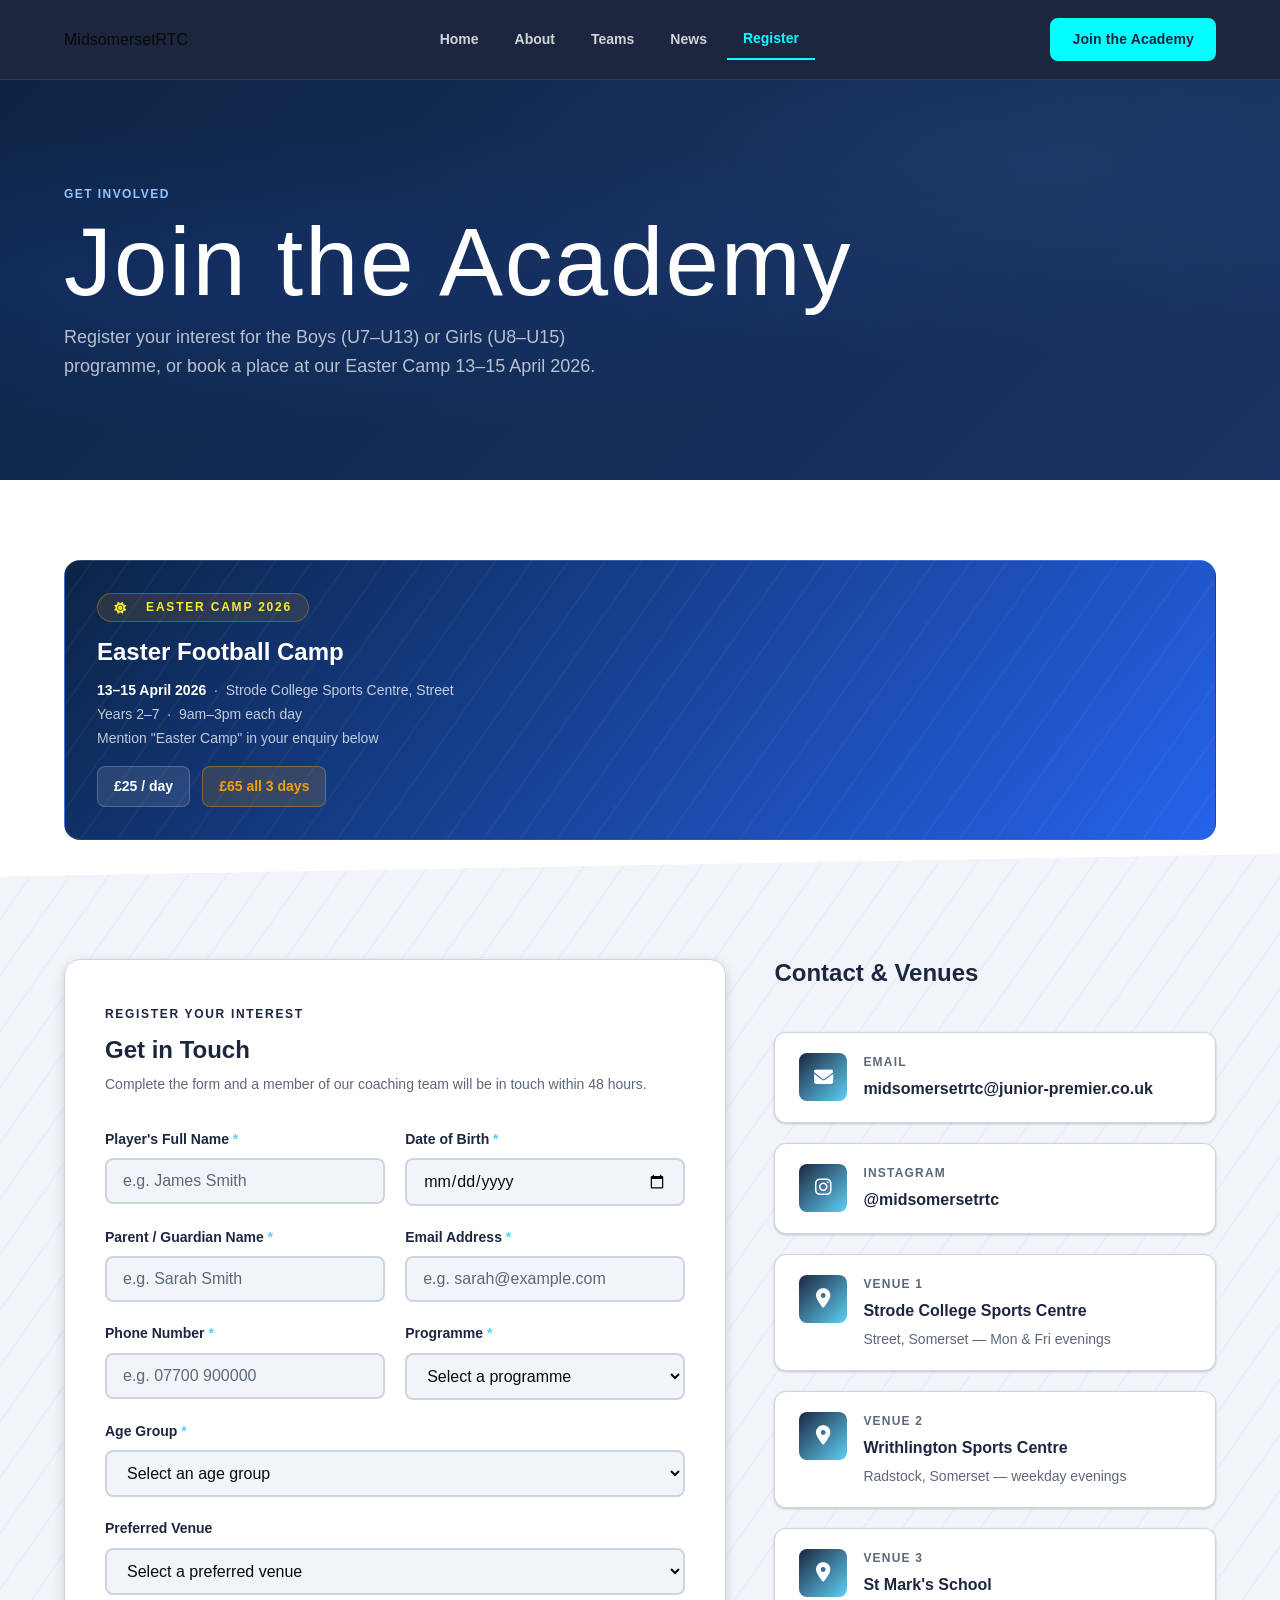
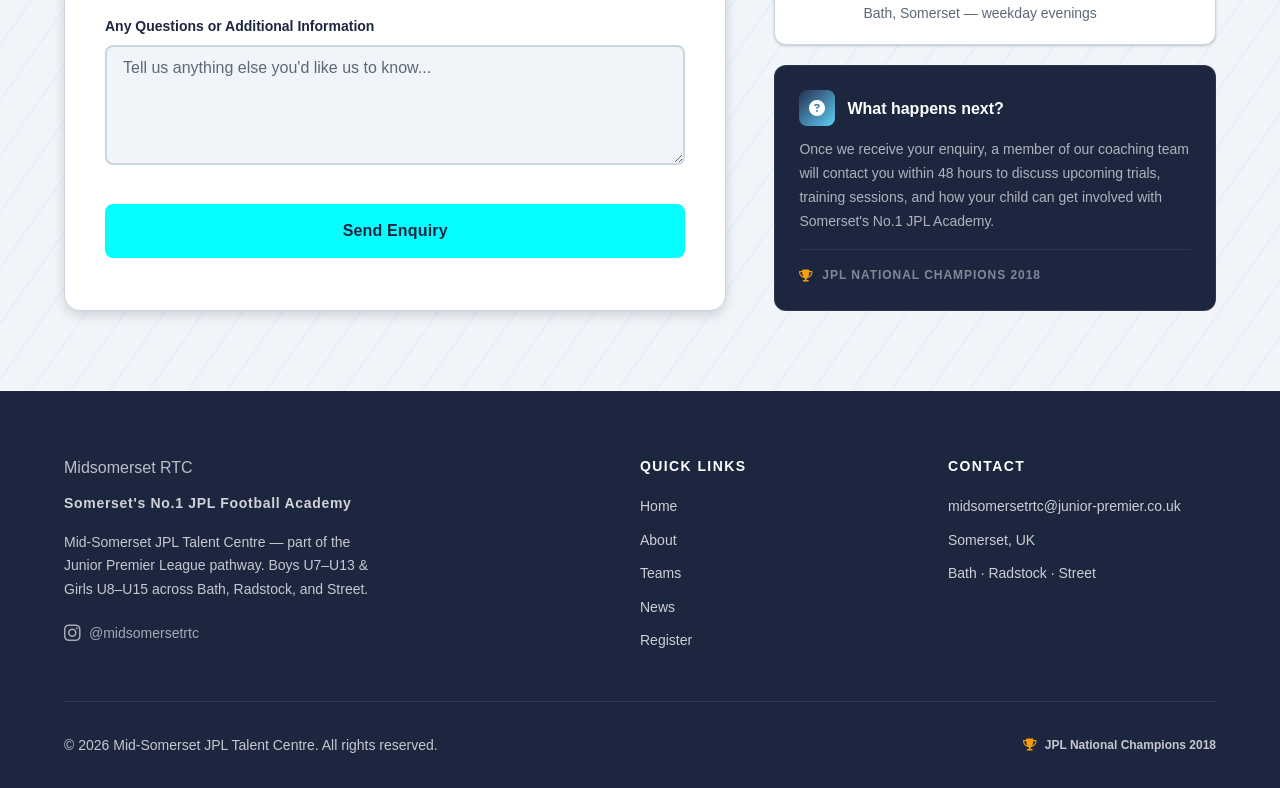
<file: contact.html>
<!DOCTYPE html>
<html lang="en">
<head>
  <meta charset="UTF-8" />
  <meta name="viewport" content="width=device-width, initial-scale=1.0" />
  <meta name="description" content="Register your interest or get in touch with Mid-Somerset JPL Talent Centre. Boys U7–U13, Girls U8–U15. Also book our Easter Camp 13–15 April 2026." />
  <title>Join the Academy — Mid-Somerset JPL Talent Centre</title>
  <link rel="stylesheet" href="https://cdnjs.cloudflare.com/ajax/libs/font-awesome/6.5.0/css/all.min.css" />
  <link rel="stylesheet" href="styles.css" />
</head>
<body>

  <!-- ===================== NAVBAR ===================== -->
  <header>
    <nav class="navbar" role="navigation" aria-label="Main navigation">
      <div class="navbar__inner">
        <a href="index.html" class="navbar__logo">Midsomerset <span>RTC</span></a>

        <ul class="navbar__nav" role="list">
          <li><a href="index.html"   class="navbar__link">Home</a></li>
          <li><a href="about.html"   class="navbar__link">About</a></li>
          <li><a href="teams.html"   class="navbar__link">Teams</a></li>
          <li><a href="news.html"    class="navbar__link">News</a></li>
          <li><a href="contact.html" class="navbar__link">Register</a></li>
        </ul>

        <div class="navbar__cta">
          <a href="contact.html" class="btn-primary btn-sm btn-pulse">Join the Academy</a>
        </div>

        <button
          class="navbar__hamburger"
          aria-label="Toggle mobile menu"
          aria-expanded="false"
          aria-controls="mobile-menu"
        >
          <span></span>
          <span></span>
          <span></span>
        </button>
      </div>
    </nav>

    <div id="mobile-menu" class="navbar__mobile-menu" role="menu">
      <a href="index.html"   class="navbar__link" role="menuitem">Home</a>
      <a href="about.html"   class="navbar__link" role="menuitem">About</a>
      <a href="teams.html"   class="navbar__link" role="menuitem">Teams</a>
      <a href="news.html"    class="navbar__link" role="menuitem">News</a>
      <a href="contact.html" class="navbar__link" role="menuitem">Register</a>
      <a href="contact.html" class="btn-primary">Join the Academy</a>
    </div>
  </header>

  <main>

    <!-- ===================== PAGE HERO ===================== -->
    <section class="page-hero" aria-label="Join the Academy">
      <div class="page-hero__bg"></div>
      <div class="hero__mesh" style="opacity:0.6;"></div>
      <div class="container">
        <div class="page-hero__content">
          <span class="page-hero__label">Get Involved</span>
          <h1 class="page-hero__title">Join the Academy</h1>
          <p class="page-hero__subtitle">
            Register your interest for the Boys (U7–U13) or Girls (U8–U15) programme, or
            book a place at our Easter Camp 13–15 April 2026.
          </p>
        </div>
      </div>
    </section>

    <!-- ===================== EASTER CAMP PROMO ===================== -->
    <section class="section" style="padding-bottom: var(--space-4);">
      <div class="container">
        <div class="camp-banner">
          <div style="position:relative; z-index:1; flex:1;">
            <div class="camp-banner__label"><i class="fa-solid fa-sun"></i>&nbsp; Easter Camp 2026</div>
            <div class="camp-banner__title" style="margin-top:var(--space-4);">Easter Football Camp</div>
            <div class="camp-banner__details" style="margin-top:var(--space-3);">
              <strong style="color:#fff;">13–15 April 2026</strong> &nbsp;·&nbsp; Strode College Sports Centre, Street<br>
              Years 2–7 &nbsp;·&nbsp; 9am–3pm each day<br>
              Mention "Easter Camp" in your enquiry below
            </div>
            <div class="camp-banner__price" style="margin-top:var(--space-4);">
              <div class="camp-banner__price-item">£25 / day</div>
              <div class="camp-banner__price-item" style="background:rgba(245,158,11,0.15); border-color:rgba(245,158,11,0.4); color:#F59E0B;">£65 all 3 days</div>
            </div>
          </div>
        </div>
      </div>
    </section>

    <!-- ===================== CONTACT SECTION ===================== -->
    <section class="section section--striped" id="register" style="clip-path: polygon(0 2%, 100% 0%, 100% 100%, 0% 100%); margin-top:-2px; padding-top: calc(var(--space-20) + 2vw);">
      <div class="container">
        <div class="contact-layout">

          <!-- Form -->
          <div class="form-card">
            <span class="section-label">Register Your Interest</span>
            <h2 class="form-title gradient-text">Get in Touch</h2>
            <p class="form-subtitle">Complete the form and a member of our coaching team will be in touch within 48 hours.</p>

            <form id="registration-form" novalidate>

              <div class="form-row">
                <div class="form-group">
                  <label class="form-label" for="playerName">Player's Full Name <span>*</span></label>
                  <input class="form-input" type="text" id="playerName" name="playerName" placeholder="e.g. James Smith" required />
                </div>
                <div class="form-group">
                  <label class="form-label" for="dob">Date of Birth <span>*</span></label>
                  <input class="form-input" type="date" id="dob" name="dob" required />
                </div>
              </div>

              <div class="form-row">
                <div class="form-group">
                  <label class="form-label" for="parentName">Parent / Guardian Name <span>*</span></label>
                  <input class="form-input" type="text" id="parentName" name="parentName" placeholder="e.g. Sarah Smith" required />
                </div>
                <div class="form-group">
                  <label class="form-label" for="email">Email Address <span>*</span></label>
                  <input class="form-input" type="email" id="email" name="email" placeholder="e.g. sarah@example.com" required />
                </div>
              </div>

              <div class="form-row">
                <div class="form-group">
                  <label class="form-label" for="phone">Phone Number <span>*</span></label>
                  <input class="form-input" type="tel" id="phone" name="phone" placeholder="e.g. 07700 900000" required />
                </div>
                <div class="form-group">
                  <label class="form-label" for="programme">Programme <span>*</span></label>
                  <select class="form-select" id="programme" name="programme" required>
                    <option value="" disabled selected>Select a programme</option>
                    <option value="boys">Boys Programme (U7–U13)</option>
                    <option value="girls">Girls Centre of Excellence (U8–U15)</option>
                    <option value="easter-camp">Easter Camp (13–15 Apr 2026)</option>
                    <option value="goalkeeper">Goalkeeper Training</option>
                  </select>
                </div>
              </div>

              <div class="form-group">
                <label class="form-label" for="ageGroup">Age Group <span>*</span></label>
                <select class="form-select" id="ageGroup" name="ageGroup" required>
                  <option value="" disabled selected>Select an age group</option>
                  <optgroup label="Boys">
                    <option value="u7-boys">U7s (Boys)</option>
                    <option value="u8-boys">U8s (Boys)</option>
                    <option value="u9-boys">U9s (Boys)</option>
                    <option value="u10-boys">U10s (Boys)</option>
                    <option value="u11-boys">U11s (Boys)</option>
                    <option value="u12-boys">U12s (Boys)</option>
                    <option value="u13-boys">U13s (Boys)</option>
                  </optgroup>
                  <optgroup label="Girls">
                    <option value="u8-girls">U8s (Girls)</option>
                    <option value="u9-girls">U9s (Girls)</option>
                    <option value="u10-girls">U10s (Girls)</option>
                    <option value="u11-girls">U11s (Girls)</option>
                    <option value="u12-girls">U12s (Girls)</option>
                    <option value="u13-girls">U13s (Girls)</option>
                    <option value="u14-girls">U14s (Girls)</option>
                    <option value="u15-girls">U15s (Girls)</option>
                  </optgroup>
                  <option value="easter-camp">Easter Camp (Years 2–7)</option>
                </select>
              </div>

              <div class="form-group">
                <label class="form-label" for="venue">Preferred Venue</label>
                <select class="form-select" id="venue" name="venue">
                  <option value="" disabled selected>Select a preferred venue</option>
                  <option value="strode">Strode College Sports Centre — Street</option>
                  <option value="writhlington">Writhlington Sports Centre — Radstock</option>
                  <option value="st-marks">St Mark's School — Bath</option>
                  <option value="any">Any / No Preference</option>
                </select>
              </div>

              <div class="form-group">
                <label class="form-label" for="message">Any Questions or Additional Information</label>
                <textarea class="form-textarea" id="message" name="message" placeholder="Tell us anything else you'd like us to know..."></textarea>
              </div>

              <button type="submit" class="btn-primary form-submit btn-pulse">Send Enquiry</button>

              <div class="form-success" id="form-success">
                <i class="fa-solid fa-circle-check" style="margin-right:8px;"></i>
                Thanks for getting in touch! A member of our coaching team will contact you within 48 hours.
              </div>

            </form>
          </div>

          <!-- Contact Info -->
          <div class="contact-info">
            <h2 class="contact-info__title gradient-text">Contact &amp; Venues</h2>

            <div class="info-box">
              <div class="info-box__icon" aria-hidden="true"><i class="fa-solid fa-envelope" style="color:#fff;"></i></div>
              <div>
                <div class="info-box__label">Email</div>
                <div class="info-box__value">
                  <a href="mailto:midsomersetrtc@junior-premier.co.uk" style="color:inherit; text-decoration:none;">
                    midsomersetrtc@junior-premier.co.uk
                  </a>
                </div>
              </div>
            </div>

            <div class="info-box">
              <div class="info-box__icon" aria-hidden="true"><i class="fa-brands fa-instagram" style="color:#fff;"></i></div>
              <div>
                <div class="info-box__label">Instagram</div>
                <div class="info-box__value">
                  <a href="https://instagram.com/midsomersetrtc" target="_blank" rel="noopener" style="color:inherit; text-decoration:none;">
                    @midsomersetrtc
                  </a>
                </div>
              </div>
            </div>

            <div class="info-box">
              <div class="info-box__icon" aria-hidden="true"><i class="fa-solid fa-location-dot" style="color:#fff;"></i></div>
              <div>
                <div class="info-box__label">Venue 1</div>
                <div class="info-box__value">Strode College Sports Centre</div>
                <div class="info-box__sub">Street, Somerset — Mon &amp; Fri evenings</div>
              </div>
            </div>

            <div class="info-box">
              <div class="info-box__icon" aria-hidden="true"><i class="fa-solid fa-location-dot" style="color:#fff;"></i></div>
              <div>
                <div class="info-box__label">Venue 2</div>
                <div class="info-box__value">Writhlington Sports Centre</div>
                <div class="info-box__sub">Radstock, Somerset — weekday evenings</div>
              </div>
            </div>

            <div class="info-box">
              <div class="info-box__icon" aria-hidden="true"><i class="fa-solid fa-location-dot" style="color:#fff;"></i></div>
              <div>
                <div class="info-box__label">Venue 3</div>
                <div class="info-box__value">St Mark's School</div>
                <div class="info-box__sub">Bath, Somerset — weekday evenings</div>
              </div>
            </div>

            <!-- What happens next box -->
            <div style="background:var(--color-navy-deep); border-radius:var(--radius-lg); padding:var(--space-6); border:1px solid rgba(255,255,255,0.08);">
              <div style="display:flex; align-items:center; gap:var(--space-3); margin-bottom:var(--space-3);">
                <div style="width:36px; height:36px; border-radius:var(--radius-md); background:linear-gradient(135deg,var(--color-navy-mid),var(--color-blue)); display:flex; align-items:center; justify-content:center; flex-shrink:0;">
                  <i class="fa-solid fa-circle-question" style="color:#fff; font-size:1rem;"></i>
                </div>
                <h3 style="color:var(--color-white); font-size:var(--font-size-base); font-weight:700;">What happens next?</h3>
              </div>
              <p style="color:rgba(255,255,255,0.65); font-size:var(--font-size-sm); line-height:1.7;">
                Once we receive your enquiry, a member of our coaching team will contact you within
                48 hours to discuss upcoming trials, training sessions, and how your child can
                get involved with Somerset's No.1 JPL Academy.
              </p>
              <div style="margin-top:var(--space-4); padding-top:var(--space-4); border-top:1px solid rgba(255,255,255,0.08);">
                <div style="display:flex; align-items:center; gap:var(--space-2); font-size:var(--font-size-xs); color:rgba(255,255,255,0.45); font-weight:600; letter-spacing:0.08em; text-transform:uppercase;">
                  <i class="fa-solid fa-trophy" style="color:#F59E0B;"></i>
                  JPL National Champions 2018
                </div>
              </div>
            </div>
          </div>

        </div>
      </div>
    </section>

  </main>

  <!-- ===================== FOOTER ===================== -->
  <footer class="footer" role="contentinfo">
    <div class="container">
      <div class="footer__top">
        <div class="footer__brand">
          <div class="footer__logo">Midsomerset <span>RTC</span></div>
          <div class="footer__tagline">Somerset's No.1 JPL Football Academy</div>
          <p class="footer__desc">
            Mid-Somerset JPL Talent Centre — part of the Junior Premier League pathway.
            Boys U7–U13 &amp; Girls U8–U15 across Bath, Radstock, and Street.
          </p>
          <div style="margin-top:var(--space-5);">
            <a href="https://instagram.com/midsomersetrtc" target="_blank" rel="noopener" style="display:inline-flex; align-items:center; gap:var(--space-2); color:rgba(255,255,255,0.6); font-size:var(--font-size-sm); text-decoration:none;" aria-label="Follow @midsomersetrtc on Instagram">
              <i class="fa-brands fa-instagram" style="font-size:1.2rem;"></i>
              @midsomersetrtc
            </a>
          </div>
        </div>

        <div>
          <div class="footer__nav-title">Quick Links</div>
          <ul class="footer__nav-links" role="list">
            <li><a href="index.html"   class="footer__nav-link">Home</a></li>
            <li><a href="about.html"   class="footer__nav-link">About</a></li>
            <li><a href="teams.html"   class="footer__nav-link">Teams</a></li>
            <li><a href="news.html"    class="footer__nav-link">News</a></li>
            <li><a href="contact.html" class="footer__nav-link">Register</a></li>
          </ul>
        </div>

        <div>
          <div class="footer__nav-title">Contact</div>
          <ul class="footer__nav-links" role="list">
            <li><a href="mailto:midsomersetrtc@junior-premier.co.uk" class="footer__nav-link">midsomersetrtc@junior-premier.co.uk</a></li>
            <li><span class="footer__nav-link" style="cursor: default;">Somerset, UK</span></li>
            <li><span class="footer__nav-link" style="cursor: default;">Bath · Radstock · Street</span></li>
          </ul>
        </div>
      </div>

      <div class="footer__bottom">
        <p class="footer__copy">&copy; 2026 Mid-Somerset JPL Talent Centre. All rights reserved.</p>
        <span class="footer__badge"><i class="fa-solid fa-trophy" style="color:#F59E0B;"></i> JPL National Champions 2018</span>
      </div>
    </div>
  </footer>

  <script src="script.js"></script>
</body>
</html>
</file>
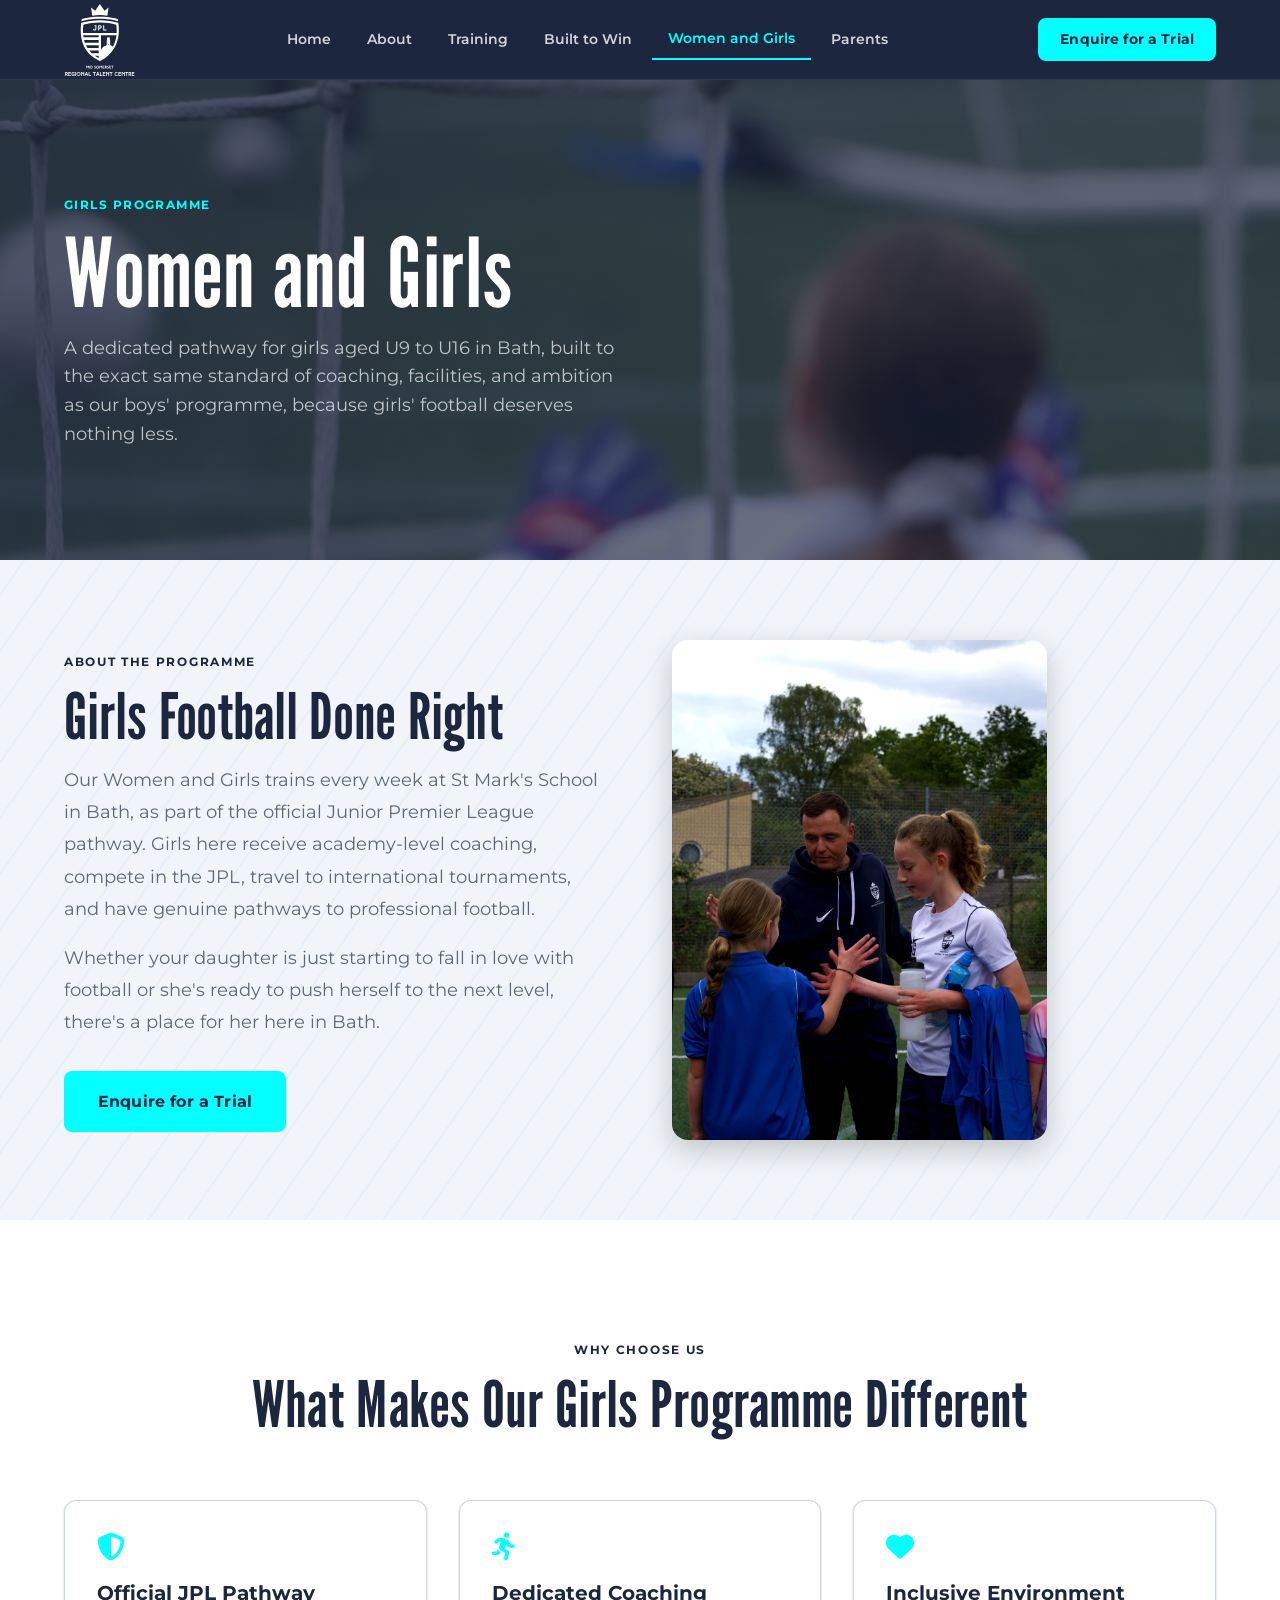
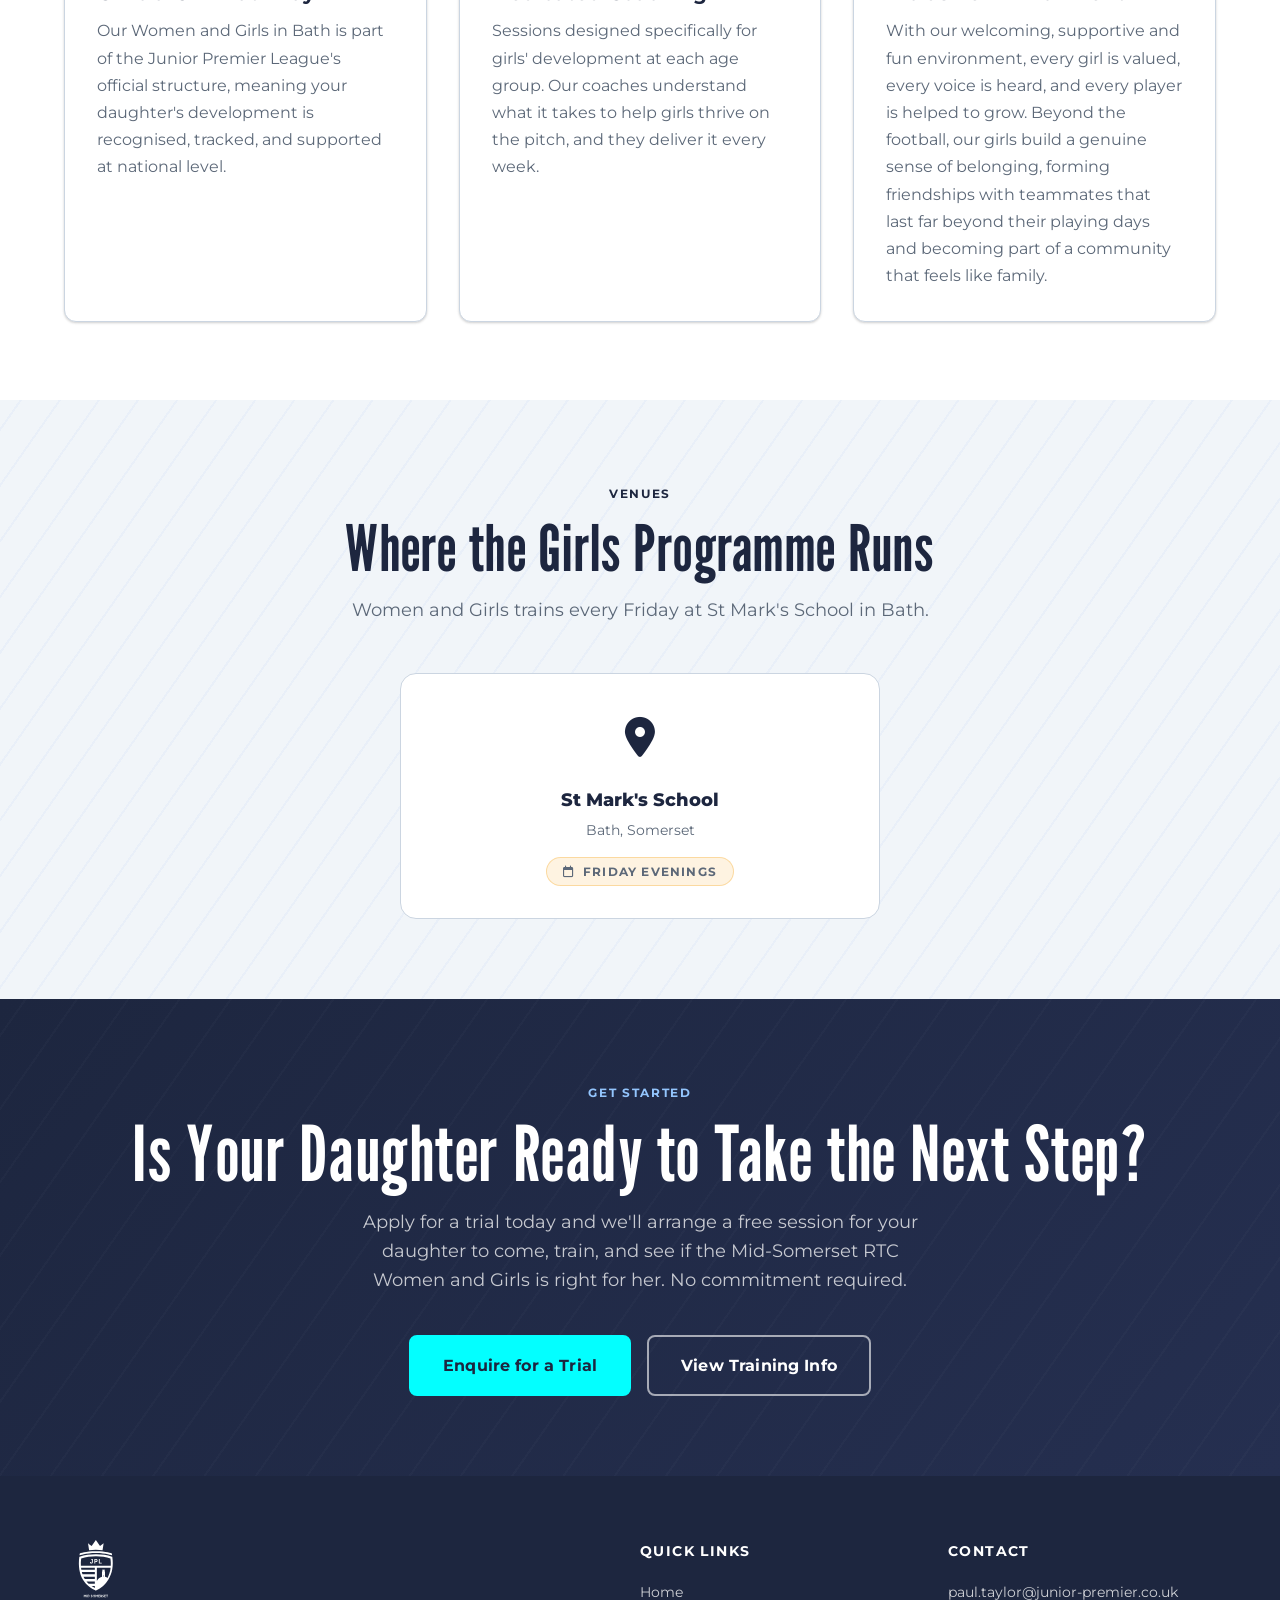
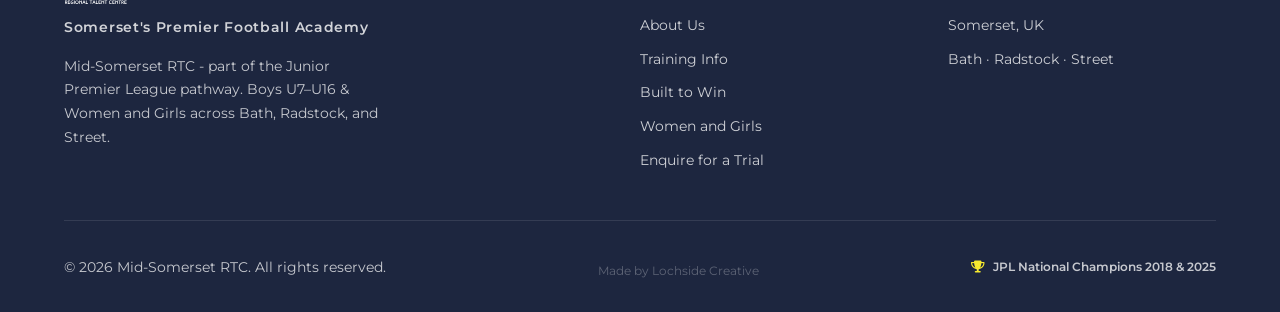
<file: girls.html>
<!DOCTYPE html>
<html lang="en">
<head>
  <meta charset="UTF-8" />
  <meta name="viewport" content="width=device-width, initial-scale=1.0" />
  <meta name="description" content="Women and Girls - Mid-Somerset RTC's dedicated girls football programme for U9–U16. Part of the JPL pathway in Somerset." />
  <title>Women and Girls - Mid-Somerset RTC</title>
  <link rel="preconnect" href="https://fonts.googleapis.com">
  <link rel="preconnect" href="https://fonts.gstatic.com" crossorigin>
  <link rel="stylesheet" href="https://fonts.googleapis.com/css2?family=League+Gothic&family=Montserrat:wght@400;600;700;800&display=swap">
  <link rel="stylesheet" href="https://cdnjs.cloudflare.com/ajax/libs/font-awesome/6.5.0/css/all.min.css" />
  <link rel="stylesheet" href="styles.css" />
</head>
<body>

  <!-- NAVBAR -->
  <header>
    <nav class="navbar" role="navigation" aria-label="Main navigation">
      <div class="navbar__inner">
        <a href="index.html" class="navbar__logo">
          <img src="assets/JPL_MS_RTC_Mono_White.svg" alt="Mid-Somerset RTC" class="navbar__logo-img">
        </a>
        <ul class="navbar__nav" role="list">
          <li><a href="index.html"     class="navbar__link">Home</a></li>
          <li><a href="about.html"     class="navbar__link">About</a></li>
          <li><a href="training.html"  class="navbar__link">Training</a></li>
          <li><a href="successes.html" class="navbar__link">Built to Win</a></li>
          <li><a href="girls.html"     class="navbar__link">Women and Girls</a></li>
          <li><a href="parents.html"   class="navbar__link">Parents</a></li>
        </ul>
        <div class="navbar__cta">
          <a href="trial.html" class="btn-primary btn-sm btn-pulse">Enquire for a Trial</a>
        </div>
        <button class="navbar__hamburger" aria-label="Toggle mobile menu" aria-expanded="false" aria-controls="mobile-menu">
          <span></span><span></span><span></span>
        </button>
      </div>
    </nav>
    <div id="mobile-menu" class="navbar__mobile-menu">
      <a href="index.html"     class="navbar__link">Home</a>
      <a href="about.html"     class="navbar__link">About</a>
      <a href="training.html"  class="navbar__link">Training</a>
      <a href="successes.html" class="navbar__link">Built to Win</a>
      <a href="girls.html"     class="navbar__link">Women and Girls</a>
      <a href="parents.html"   class="navbar__link">Parents</a>
      <a href="trial.html" class="btn-primary">Enquire for a Trial</a>
    </div>
  </header>

  <main>

    <!-- PAGE HERO -->
    <section class="page-hero" style="min-height: 480px;" aria-label="Women and Girls">
      <div class="page-hero__bg" style="background: linear-gradient(135deg, rgba(29,38,63,0.82) 0%, rgba(29,38,63,0.60) 100%), url('assets/images/girls-net-action.jpg') center/cover no-repeat;"></div>
      <div class="container">
        <div class="page-hero__content">
          <span class="page-hero__label" style="color: var(--color-teal);">Girls Programme</span>
          <h1 class="page-hero__title">Women and Girls</h1>
          <p class="page-hero__subtitle">A dedicated pathway for girls aged U9 to U16 in Bath, built to the exact same standard of coaching, facilities, and ambition as our boys' programme, because girls' football deserves nothing less.</p>
        </div>
      </div>
    </section>

    <!-- INTRO -->
    <section class="section section--striped">
      <div class="container">
        <div class="section-two-col" style="display: grid; gap: var(--space-16); align-items: center;">
          <div>
            <span class="section-label">About the Programme</span>
            <h2 class="section-title gradient-text">Girls Football Done Right</h2>
            <p class="intro-text">
              Our Women and Girls trains every week at St Mark's School in Bath, as part of the official Junior Premier League pathway. Girls here receive academy-level coaching, compete in the JPL, travel to international tournaments, and have genuine pathways to professional football.
            </p>
            <p class="intro-text" style="margin-top: var(--space-4);">
              Whether your daughter is just starting to fall in love with football or she's ready to push herself to the next level, there's a place for her here in Bath.
            </p>
            <div style="margin-top: var(--space-8);">
              <a href="trial.html" class="btn-primary btn-pulse">Enquire for a Trial</a>
            </div>
          </div>
          <div style="border-radius: var(--radius-xl); overflow: hidden; aspect-ratio: 3/4; box-shadow: var(--shadow-lg); max-height: 500px;">
            <img src="assets/images/girls-coach-talk.jpg" alt="Coach working one-on-one with girls at Mid-Somerset RTC" style="width: 100%; height: 100%; object-fit: cover; object-position: center top;" loading="lazy">
          </div>
        </div>
      </div>
    </section>

    <!-- WHY CHOOSE US -->
    <section class="section" style="clip-path: polygon(0 3%, 100% 0%, 100% 100%, 0% 100%); padding-top: calc(var(--space-20) + 3vw); margin-top: -2px;">
      <div class="container">
        <div class="text-center" style="margin-bottom: var(--space-16);">
          <span class="section-label">Why Choose Us</span>
          <h2 class="section-title gradient-text">What Makes Our Girls Programme Different</h2>
        </div>

        <div class="grid-3">
          <div class="card">
            <div class="card__icon"><i class="fa-solid fa-shield-halved"></i></div>
            <h3 class="card__title">Official JPL Pathway</h3>
            <p class="card__text">Our Women and Girls in Bath is part of the Junior Premier League's official structure, meaning your daughter's development is recognised, tracked, and supported at national level.</p>
          </div>
          <div class="card">
            <div class="card__icon"><i class="fa-solid fa-person-running"></i></div>
            <h3 class="card__title">Dedicated Coaching</h3>
            <p class="card__text">Sessions designed specifically for girls' development at each age group. Our coaches understand what it takes to help girls thrive on the pitch, and they deliver it every week.</p>
          </div>
          <div class="card">
            <div class="card__icon"><i class="fa-solid fa-heart"></i></div>
            <h3 class="card__title">Inclusive Environment</h3>
            <p class="card__text">With our welcoming, supportive and fun environment, every girl is valued, every voice is heard, and every player is helped to grow. Beyond the football, our girls build a genuine sense of belonging, forming friendships with teammates that last far beyond their playing days and becoming part of a community that feels like family.</p>
          </div>
        </div>
      </div>
    </section>

    <!-- VENUES FOR GIRLS -->
    <section class="section section--striped" style="margin-top: -2px;">
      <div class="container">
        <div class="text-center" style="margin-bottom: var(--space-12);">
          <span class="section-label">Venues</span>
          <h2 class="section-title gradient-text">Where the Girls Programme Runs</h2>
          <p class="section-subtitle">Women and Girls trains every Friday at St Mark's School in Bath.</p>
        </div>

        <div style="max-width: 480px; margin: 0 auto;">
          <div class="location-card" style="background: var(--color-white); border: 1px solid var(--color-grey-mid); text-align: center;">
            <div class="location-card__icon" style="color: var(--color-navy-deep);"><i class="fa-solid fa-location-dot"></i></div>
            <div class="location-card__venue" style="color: var(--color-navy-deep);">St Mark's School</div>
            <div class="location-card__town" style="color: var(--color-grey-text);">Bath, Somerset</div>
            <div class="location-card__days" style="color: var(--color-grey-text);"><i class="fa-regular fa-calendar"></i> Friday Evenings</div>
          </div>
        </div>
      </div>
    </section>

    <!-- CTA -->
    <section class="cta-strip" aria-label="Enquire for a Trial">
      <div class="container">
        <div class="cta-strip__content">
          <span class="section-label" style="color: var(--color-blue-label);">Get Started</span>
          <h2 class="cta-strip__title">Is Your Daughter Ready to Take the Next Step?</h2>
          <p class="cta-strip__text">Apply for a trial today and we'll arrange a free session for your daughter to come, train, and see if the Mid-Somerset RTC Women and Girls is right for her. No commitment required.</p>
          <div class="cta-strip__buttons">
            <a href="trial.html" class="btn-primary btn-pulse">Enquire for a Trial</a>
            <a href="training.html" class="btn-outline">View Training Info</a>
          </div>
        </div>
      </div>
    </section>

  </main>

  <!-- FOOTER -->
  <footer class="footer" role="contentinfo">
    <div class="container">
      <div class="footer__top">
        <div class="footer__brand">
          <div class="footer__logo"><img src="assets/JPL_MS_RTC_Mono_White.svg" alt="Mid-Somerset RTC" class="footer__logo-img"></div>
          <div class="footer__tagline">Somerset's Premier Football Academy</div>
          <p class="footer__desc">Mid-Somerset RTC - part of the Junior Premier League pathway. Boys U7–U16 &amp; Women and Girls across Bath, Radstock, and Street.</p>
        </div>
        <div>
          <div class="footer__nav-title">Quick Links</div>
          <ul class="footer__nav-links" role="list">
            <li><a href="index.html"     class="footer__nav-link">Home</a></li>
            <li><a href="about.html"     class="footer__nav-link">About Us</a></li>
            <li><a href="training.html"  class="footer__nav-link">Training Info</a></li>
            <li><a href="successes.html" class="footer__nav-link">Built to Win</a></li>
            <li><a href="girls.html"     class="footer__nav-link">Women and Girls</a></li>
            <li><a href="trial.html"     class="footer__nav-link">Enquire for a Trial</a></li>
          </ul>
        </div>
        <div>
          <div class="footer__nav-title">Contact</div>
          <ul class="footer__nav-links" role="list">
            <li><a href="mailto:paul.taylor@junior-premier.co.uk" class="footer__nav-link">paul.taylor@junior-premier.co.uk</a></li>
            <li><span class="footer__nav-link" style="cursor: default;">Somerset, UK</span></li>
            <li><span class="footer__nav-link" style="cursor: default;">Bath · Radstock · Street</span></li>
          </ul>
        </div>
      </div>
      <div class="footer__bottom">
        <p class="footer__copy">&copy; 2026 Mid-Somerset RTC. All rights reserved.</p><a href="https://www.lochsidecreative.com" target="_blank" rel="noopener" class="footer__copy" style="display:block; margin-top: var(--space-2); opacity: 0.4; font-size: var(--font-size-xs); text-decoration: none; color: inherit; transition: opacity 0.2s;">Made by Lochside Creative</a>
        <span class="footer__badge"><i class="fa-solid fa-trophy" style="color: var(--color-gold);"></i> JPL National Champions 2018 &amp; 2025</span>
      </div>
    </div>
  </footer>

  <script src="script.js"></script>
</body>
</html>
</file>
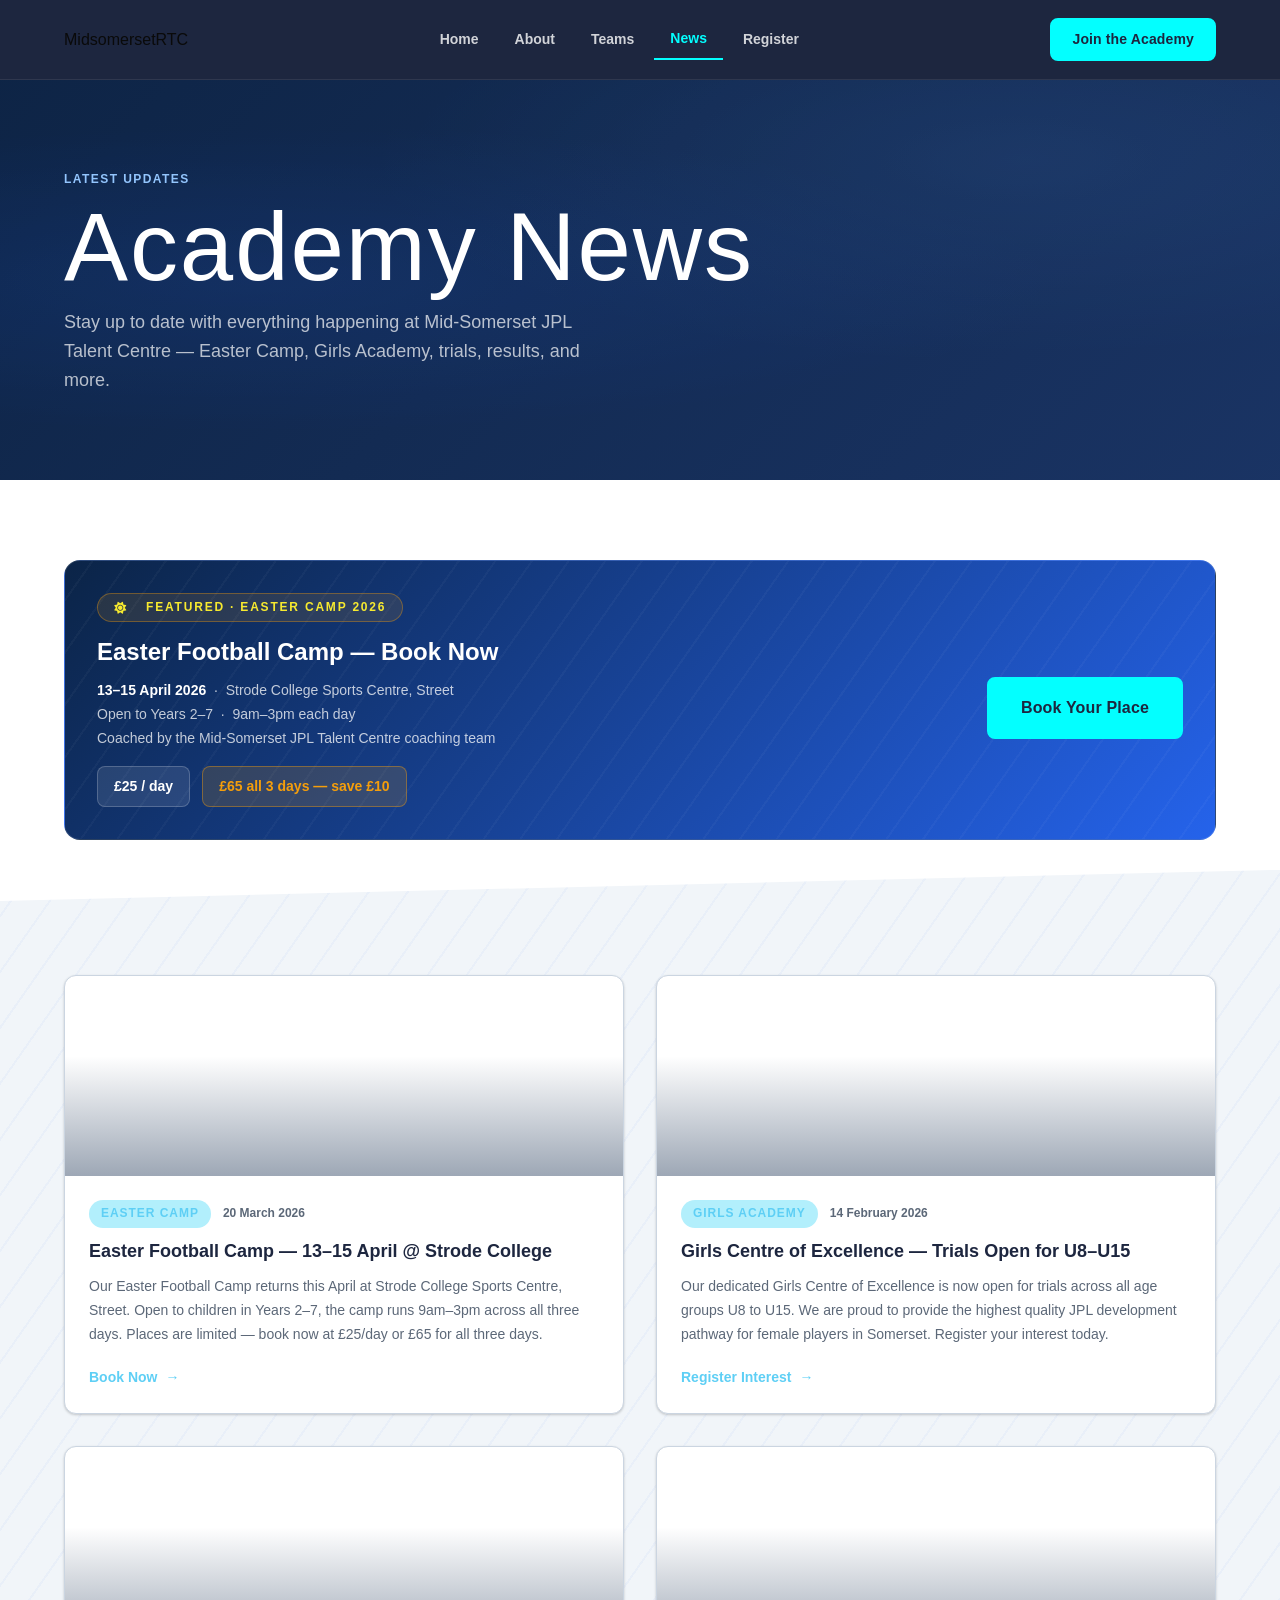
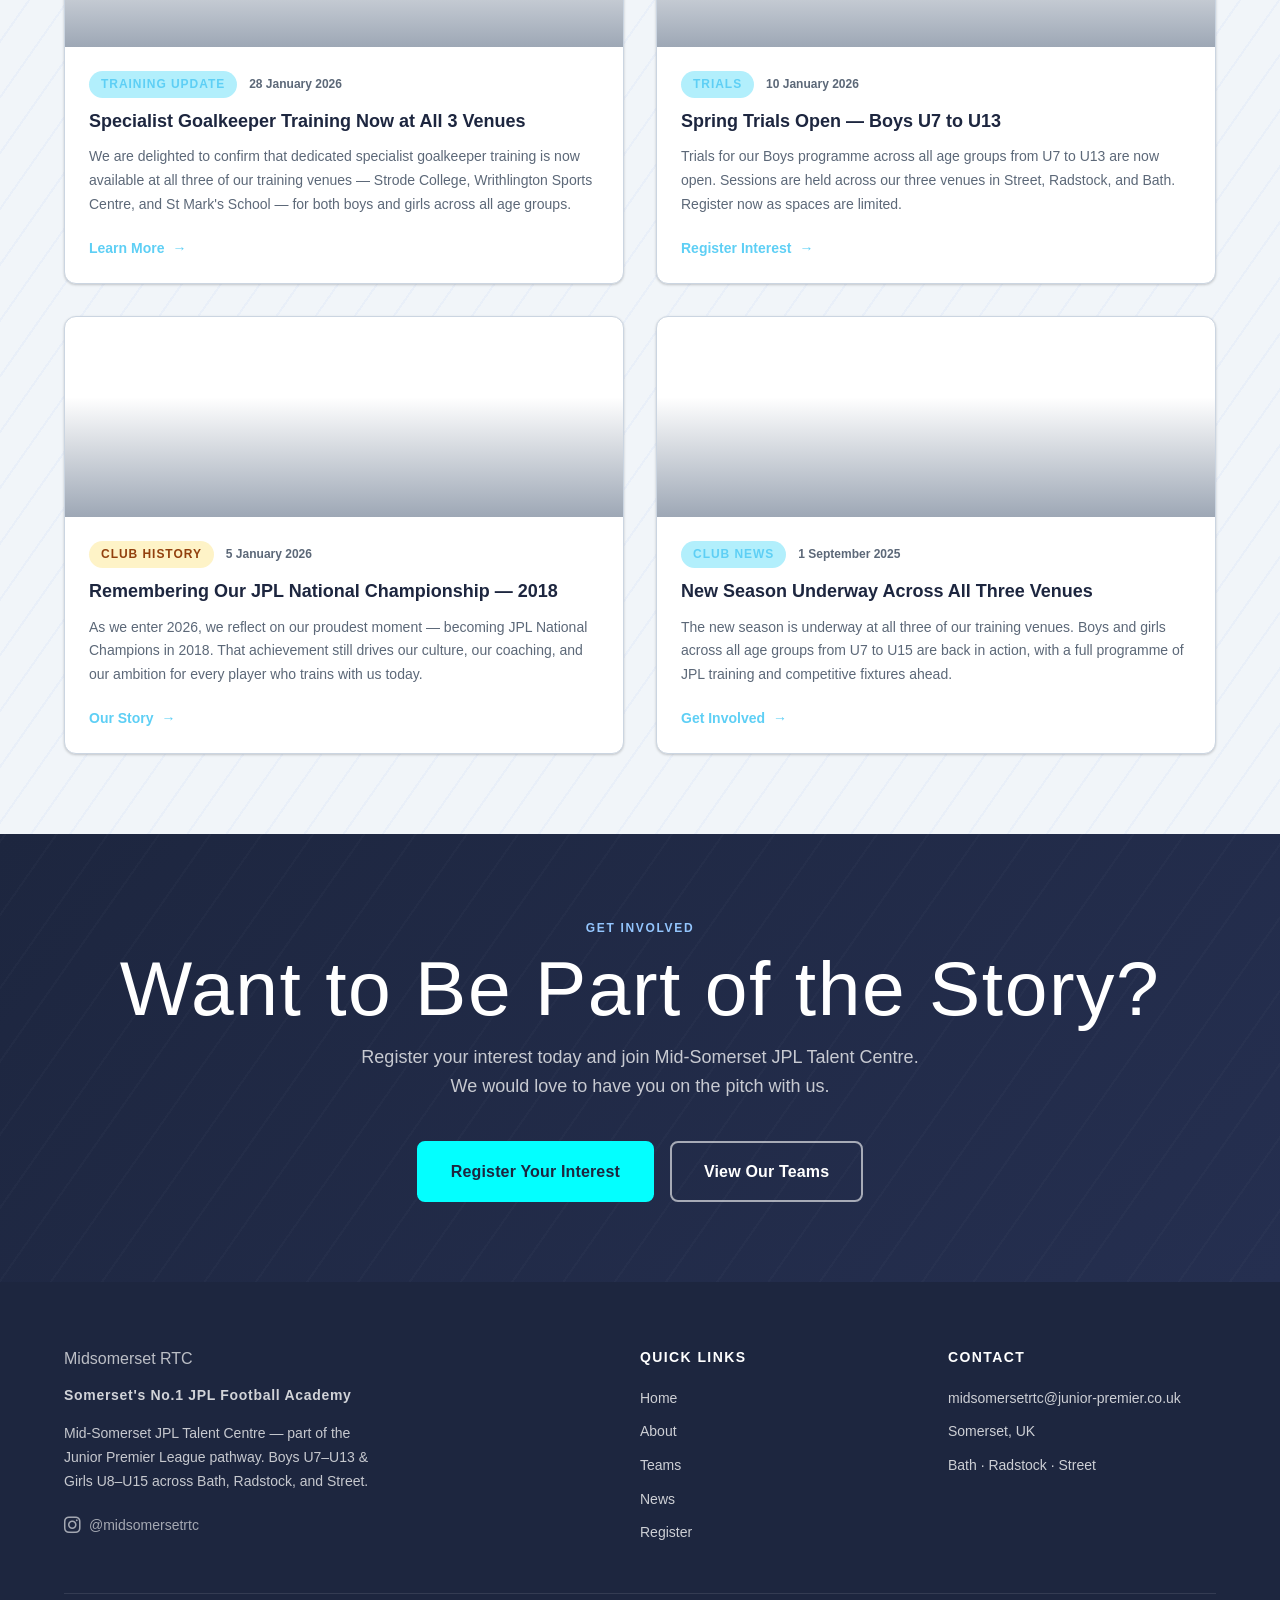
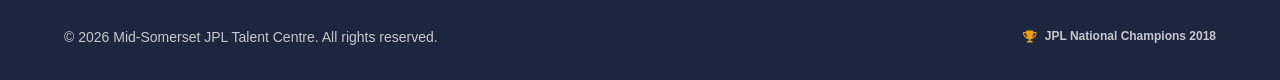
<file: news.html>
<!DOCTYPE html>
<html lang="en">
<head>
  <meta charset="UTF-8" />
  <meta name="viewport" content="width=device-width, initial-scale=1.0" />
  <meta name="description" content="The latest news from Mid-Somerset JPL Talent Centre — Easter Camp, Girls Centre of Excellence, goalkeeper training, trials, match reports, and club announcements." />
  <title>Academy News — Mid-Somerset JPL Talent Centre</title>
  <link rel="stylesheet" href="https://cdnjs.cloudflare.com/ajax/libs/font-awesome/6.5.0/css/all.min.css" />
  <link rel="stylesheet" href="styles.css" />
</head>
<body>

  <!-- ===================== NAVBAR ===================== -->
  <header>
    <nav class="navbar" role="navigation" aria-label="Main navigation">
      <div class="navbar__inner">
        <a href="index.html" class="navbar__logo">Midsomerset <span>RTC</span></a>

        <ul class="navbar__nav" role="list">
          <li><a href="index.html"   class="navbar__link">Home</a></li>
          <li><a href="about.html"   class="navbar__link">About</a></li>
          <li><a href="teams.html"   class="navbar__link">Teams</a></li>
          <li><a href="news.html"    class="navbar__link">News</a></li>
          <li><a href="contact.html" class="navbar__link">Register</a></li>
        </ul>

        <div class="navbar__cta">
          <a href="contact.html" class="btn-primary btn-sm btn-pulse">Join the Academy</a>
        </div>

        <button
          class="navbar__hamburger"
          aria-label="Toggle mobile menu"
          aria-expanded="false"
          aria-controls="mobile-menu"
        >
          <span></span>
          <span></span>
          <span></span>
        </button>
      </div>
    </nav>

    <div id="mobile-menu" class="navbar__mobile-menu" role="menu">
      <a href="index.html"   class="navbar__link" role="menuitem">Home</a>
      <a href="about.html"   class="navbar__link" role="menuitem">About</a>
      <a href="teams.html"   class="navbar__link" role="menuitem">Teams</a>
      <a href="news.html"    class="navbar__link" role="menuitem">News</a>
      <a href="contact.html" class="navbar__link" role="menuitem">Register</a>
      <a href="contact.html" class="btn-primary">Join the Academy</a>
    </div>
  </header>

  <main>

    <!-- ===================== PAGE HERO ===================== -->
    <section class="page-hero" aria-label="Academy News">
      <div class="page-hero__bg"></div>
      <div class="hero__mesh" style="opacity:0.6;"></div>
      <div class="container">
        <div class="page-hero__content">
          <span class="page-hero__label">Latest Updates</span>
          <h1 class="page-hero__title">Academy News</h1>
          <p class="page-hero__subtitle">
            Stay up to date with everything happening at Mid-Somerset JPL Talent Centre —
            Easter Camp, Girls Academy, trials, results, and more.
          </p>
        </div>
      </div>
    </section>

    <!-- ===================== EASTER CAMP FEATURE ===================== -->
    <section class="section" id="camp" style="padding-bottom: var(--space-8);">
      <div class="container">
        <div class="camp-banner">
          <div style="position:relative; z-index:1; flex:1;">
            <div class="camp-banner__label"><i class="fa-solid fa-sun"></i>&nbsp; Featured · Easter Camp 2026</div>
            <div class="camp-banner__title" style="margin-top:var(--space-4);">Easter Football Camp — Book Now</div>
            <div class="camp-banner__details" style="margin-top:var(--space-3);">
              <strong style="color:#fff;">13–15 April 2026</strong> &nbsp;·&nbsp; Strode College Sports Centre, Street<br>
              Open to Years 2–7 &nbsp;·&nbsp; 9am–3pm each day<br>
              Coached by the Mid-Somerset JPL Talent Centre coaching team
            </div>
            <div class="camp-banner__price" style="margin-top:var(--space-4);">
              <div class="camp-banner__price-item">£25 / day</div>
              <div class="camp-banner__price-item" style="background:rgba(245,158,11,0.15); border-color:rgba(245,158,11,0.4); color:#F59E0B;">£65 all 3 days — save £10</div>
            </div>
          </div>
          <div style="position:relative; z-index:1; flex-shrink:0; text-align:center;">
            <a href="contact.html" class="btn-primary btn-pulse" style="margin-top:var(--space-4);">Book Your Place</a>
          </div>
        </div>
      </div>
    </section>

    <!-- ===================== NEWS GRID ===================== -->
    <section class="section section--striped" id="news" style="clip-path: polygon(0 2%, 100% 0%, 100% 100%, 0% 100%); margin-top:-2px; padding-top: calc(var(--space-20) + 2vw);">
      <div class="container">

        <div class="news-grid">

          <!-- Article 1 — Easter Camp -->
          <article class="news-card">
            <div class="news-card__image news-card__image--variant-1" role="img" aria-label="Easter Camp announcement"></div>
            <div class="news-card__body">
              <div class="news-card__meta">
                <span class="news-card__tag">Easter Camp</span>
                <time class="news-card__date" datetime="2026-03-20">20 March 2026</time>
              </div>
              <h2 class="news-card__title">Easter Football Camp — 13–15 April @ Strode College</h2>
              <p class="news-card__excerpt">
                Our Easter Football Camp returns this April at Strode College Sports Centre, Street.
                Open to children in Years 2–7, the camp runs 9am–3pm across all three days.
                Places are limited — book now at £25/day or £65 for all three days.
              </p>
              <a href="contact.html" class="news-card__link">Book Now</a>
            </div>
          </article>

          <!-- Article 2 — Girls Centre of Excellence -->
          <article class="news-card">
            <div class="news-card__image news-card__image--variant-2" role="img" aria-label="Girls Centre of Excellence trials"></div>
            <div class="news-card__body">
              <div class="news-card__meta">
                <span class="news-card__tag">Girls Academy</span>
                <time class="news-card__date" datetime="2026-02-14">14 February 2026</time>
              </div>
              <h2 class="news-card__title">Girls Centre of Excellence — Trials Open for U8–U15</h2>
              <p class="news-card__excerpt">
                Our dedicated Girls Centre of Excellence is now open for trials across all age groups
                U8 to U15. We are proud to provide the highest quality JPL development pathway
                for female players in Somerset. Register your interest today.
              </p>
              <a href="contact.html" class="news-card__link">Register Interest</a>
            </div>
          </article>

          <!-- Article 3 — GK Training -->
          <article class="news-card">
            <div class="news-card__image news-card__image--variant-3" role="img" aria-label="Goalkeeper training at all venues"></div>
            <div class="news-card__body">
              <div class="news-card__meta">
                <span class="news-card__tag">Training Update</span>
                <time class="news-card__date" datetime="2026-01-28">28 January 2026</time>
              </div>
              <h2 class="news-card__title">Specialist Goalkeeper Training Now at All 3 Venues</h2>
              <p class="news-card__excerpt">
                We are delighted to confirm that dedicated specialist goalkeeper training is now
                available at all three of our training venues — Strode College, Writhlington Sports
                Centre, and St Mark's School — for both boys and girls across all age groups.
              </p>
              <a href="teams.html" class="news-card__link">Learn More</a>
            </div>
          </article>

          <!-- Article 4 — Boys Trials -->
          <article class="news-card">
            <div class="news-card__image news-card__image--variant-4" role="img" aria-label="Boys trials announcement"></div>
            <div class="news-card__body">
              <div class="news-card__meta">
                <span class="news-card__tag">Trials</span>
                <time class="news-card__date" datetime="2026-01-10">10 January 2026</time>
              </div>
              <h2 class="news-card__title">Spring Trials Open — Boys U7 to U13</h2>
              <p class="news-card__excerpt">
                Trials for our Boys programme across all age groups from U7 to U13 are now open.
                Sessions are held across our three venues in Street, Radstock, and Bath.
                Register now as spaces are limited.
              </p>
              <a href="contact.html" class="news-card__link">Register Interest</a>
            </div>
          </article>

          <!-- Article 5 — JPL Champions anniversary -->
          <article class="news-card">
            <div class="news-card__image news-card__image--variant-5" role="img" aria-label="JPL National Champions 2018"></div>
            <div class="news-card__body">
              <div class="news-card__meta">
                <span class="news-card__tag" style="background:#FEF3C7; color:#92400E;">Club History</span>
                <time class="news-card__date" datetime="2026-01-05">5 January 2026</time>
              </div>
              <h2 class="news-card__title">Remembering Our JPL National Championship — 2018</h2>
              <p class="news-card__excerpt">
                As we enter 2026, we reflect on our proudest moment — becoming JPL National Champions
                in 2018. That achievement still drives our culture, our coaching, and our ambition
                for every player who trains with us today.
              </p>
              <a href="about.html" class="news-card__link">Our Story</a>
            </div>
          </article>

          <!-- Article 6 — New season -->
          <article class="news-card">
            <div class="news-card__image news-card__image--variant-6" role="img" aria-label="New season begins"></div>
            <div class="news-card__body">
              <div class="news-card__meta">
                <span class="news-card__tag">Club News</span>
                <time class="news-card__date" datetime="2025-09-01">1 September 2025</time>
              </div>
              <h2 class="news-card__title">New Season Underway Across All Three Venues</h2>
              <p class="news-card__excerpt">
                The new season is underway at all three of our training venues. Boys and girls across
                all age groups from U7 to U15 are back in action, with a full programme of JPL training
                and competitive fixtures ahead.
              </p>
              <a href="contact.html" class="news-card__link">Get Involved</a>
            </div>
          </article>

        </div>
      </div>
    </section>

    <!-- ===================== CTA STRIP ===================== -->
    <section class="cta-strip" aria-label="Join the Academy">
      <div class="container">
        <div class="cta-strip__content">
          <span class="section-label" style="color: #93c5fd;">Get Involved</span>
          <h2 class="cta-strip__title">Want to Be Part of the Story?</h2>
          <p class="cta-strip__text">
            Register your interest today and join Mid-Somerset JPL Talent Centre. We would love to
            have you on the pitch with us.
          </p>
          <div class="cta-strip__buttons">
            <a href="contact.html" class="btn-primary btn-pulse">Register Your Interest</a>
            <a href="teams.html"   class="btn-outline">View Our Teams</a>
          </div>
        </div>
      </div>
    </section>

  </main>

  <!-- ===================== FOOTER ===================== -->
  <footer class="footer" role="contentinfo">
    <div class="container">
      <div class="footer__top">
        <div class="footer__brand">
          <div class="footer__logo">Midsomerset <span>RTC</span></div>
          <div class="footer__tagline">Somerset's No.1 JPL Football Academy</div>
          <p class="footer__desc">
            Mid-Somerset JPL Talent Centre — part of the Junior Premier League pathway.
            Boys U7–U13 &amp; Girls U8–U15 across Bath, Radstock, and Street.
          </p>
          <div style="margin-top:var(--space-5);">
            <a href="https://instagram.com/midsomersetrtc" target="_blank" rel="noopener" style="display:inline-flex; align-items:center; gap:var(--space-2); color:rgba(255,255,255,0.6); font-size:var(--font-size-sm); text-decoration:none;" aria-label="Follow @midsomersetrtc on Instagram">
              <i class="fa-brands fa-instagram" style="font-size:1.2rem;"></i>
              @midsomersetrtc
            </a>
          </div>
        </div>

        <div>
          <div class="footer__nav-title">Quick Links</div>
          <ul class="footer__nav-links" role="list">
            <li><a href="index.html"   class="footer__nav-link">Home</a></li>
            <li><a href="about.html"   class="footer__nav-link">About</a></li>
            <li><a href="teams.html"   class="footer__nav-link">Teams</a></li>
            <li><a href="news.html"    class="footer__nav-link">News</a></li>
            <li><a href="contact.html" class="footer__nav-link">Register</a></li>
          </ul>
        </div>

        <div>
          <div class="footer__nav-title">Contact</div>
          <ul class="footer__nav-links" role="list">
            <li><a href="mailto:midsomersetrtc@junior-premier.co.uk" class="footer__nav-link">midsomersetrtc@junior-premier.co.uk</a></li>
            <li><span class="footer__nav-link" style="cursor: default;">Somerset, UK</span></li>
            <li><span class="footer__nav-link" style="cursor: default;">Bath · Radstock · Street</span></li>
          </ul>
        </div>
      </div>

      <div class="footer__bottom">
        <p class="footer__copy">&copy; 2026 Mid-Somerset JPL Talent Centre. All rights reserved.</p>
        <span class="footer__badge"><i class="fa-solid fa-trophy" style="color:#F59E0B;"></i> JPL National Champions 2018</span>
      </div>
    </div>
  </footer>

  <script src="script.js"></script>
</body>
</html>
</file>
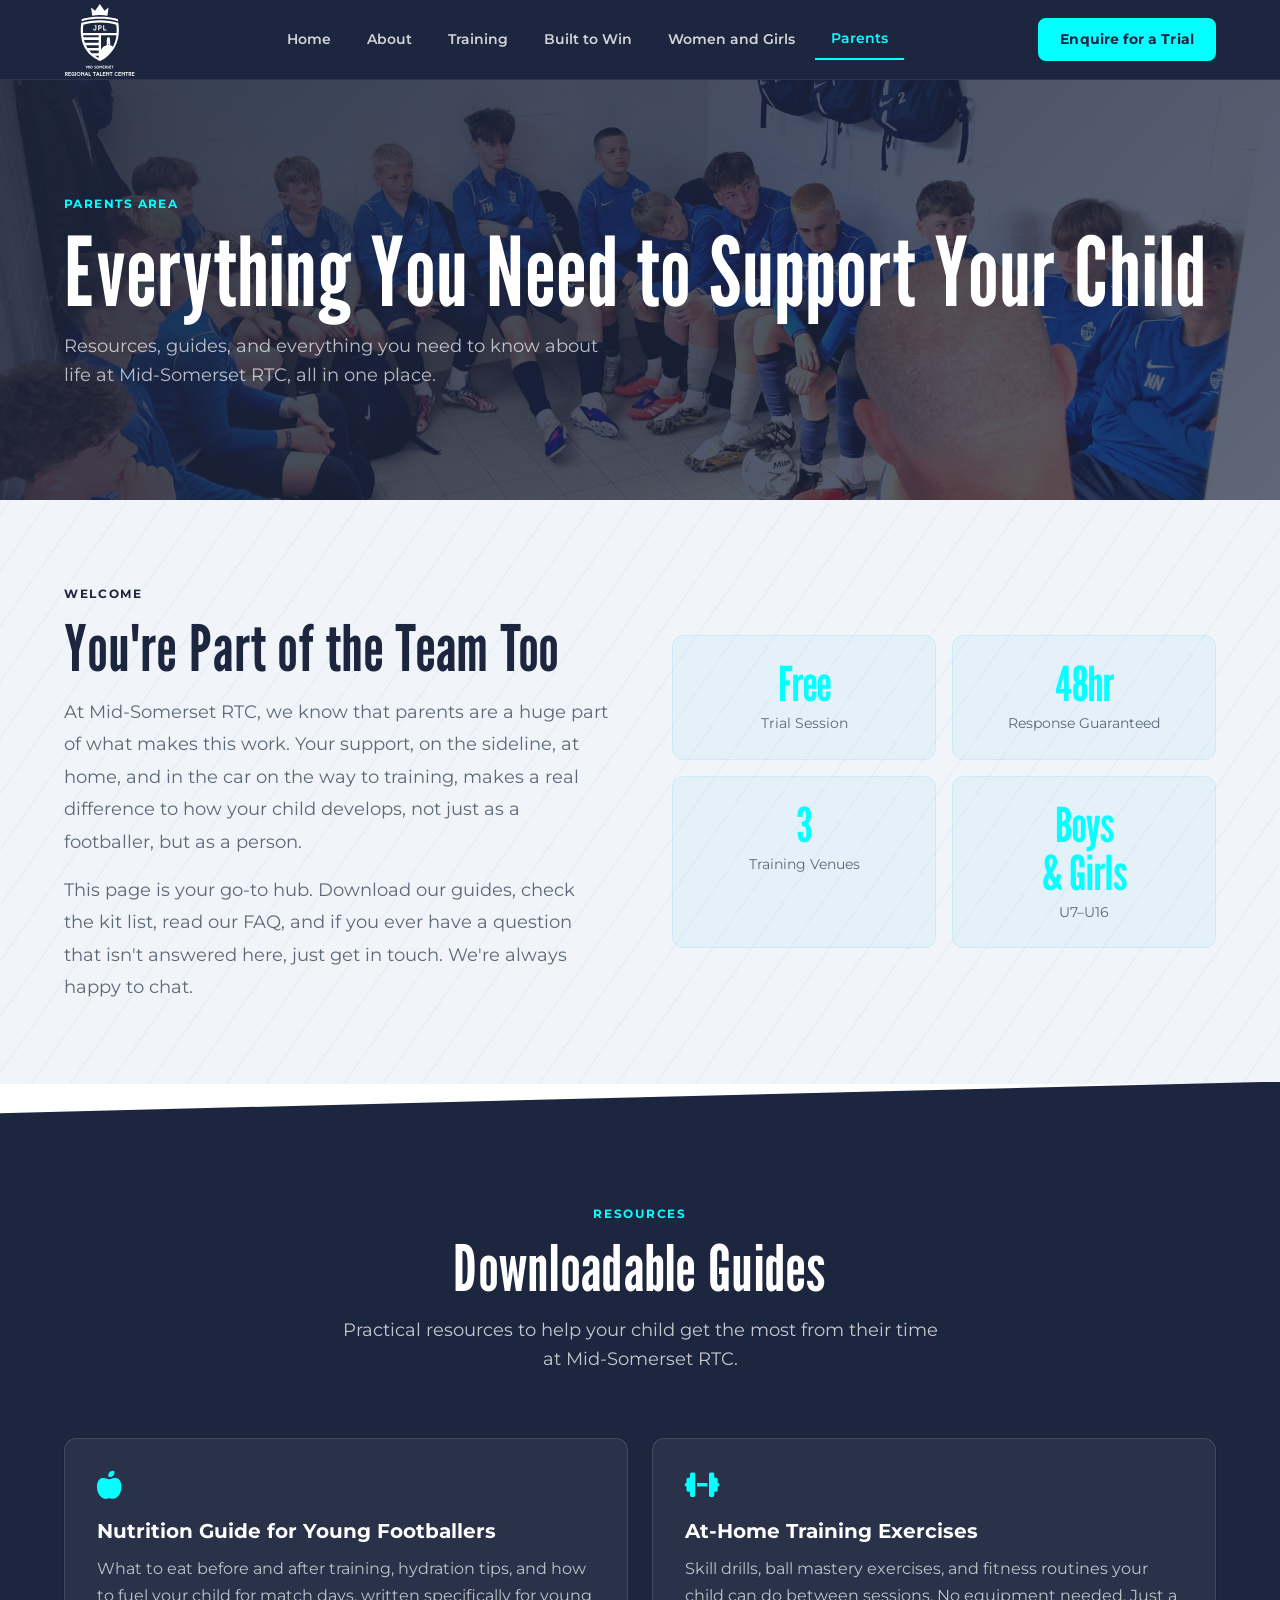
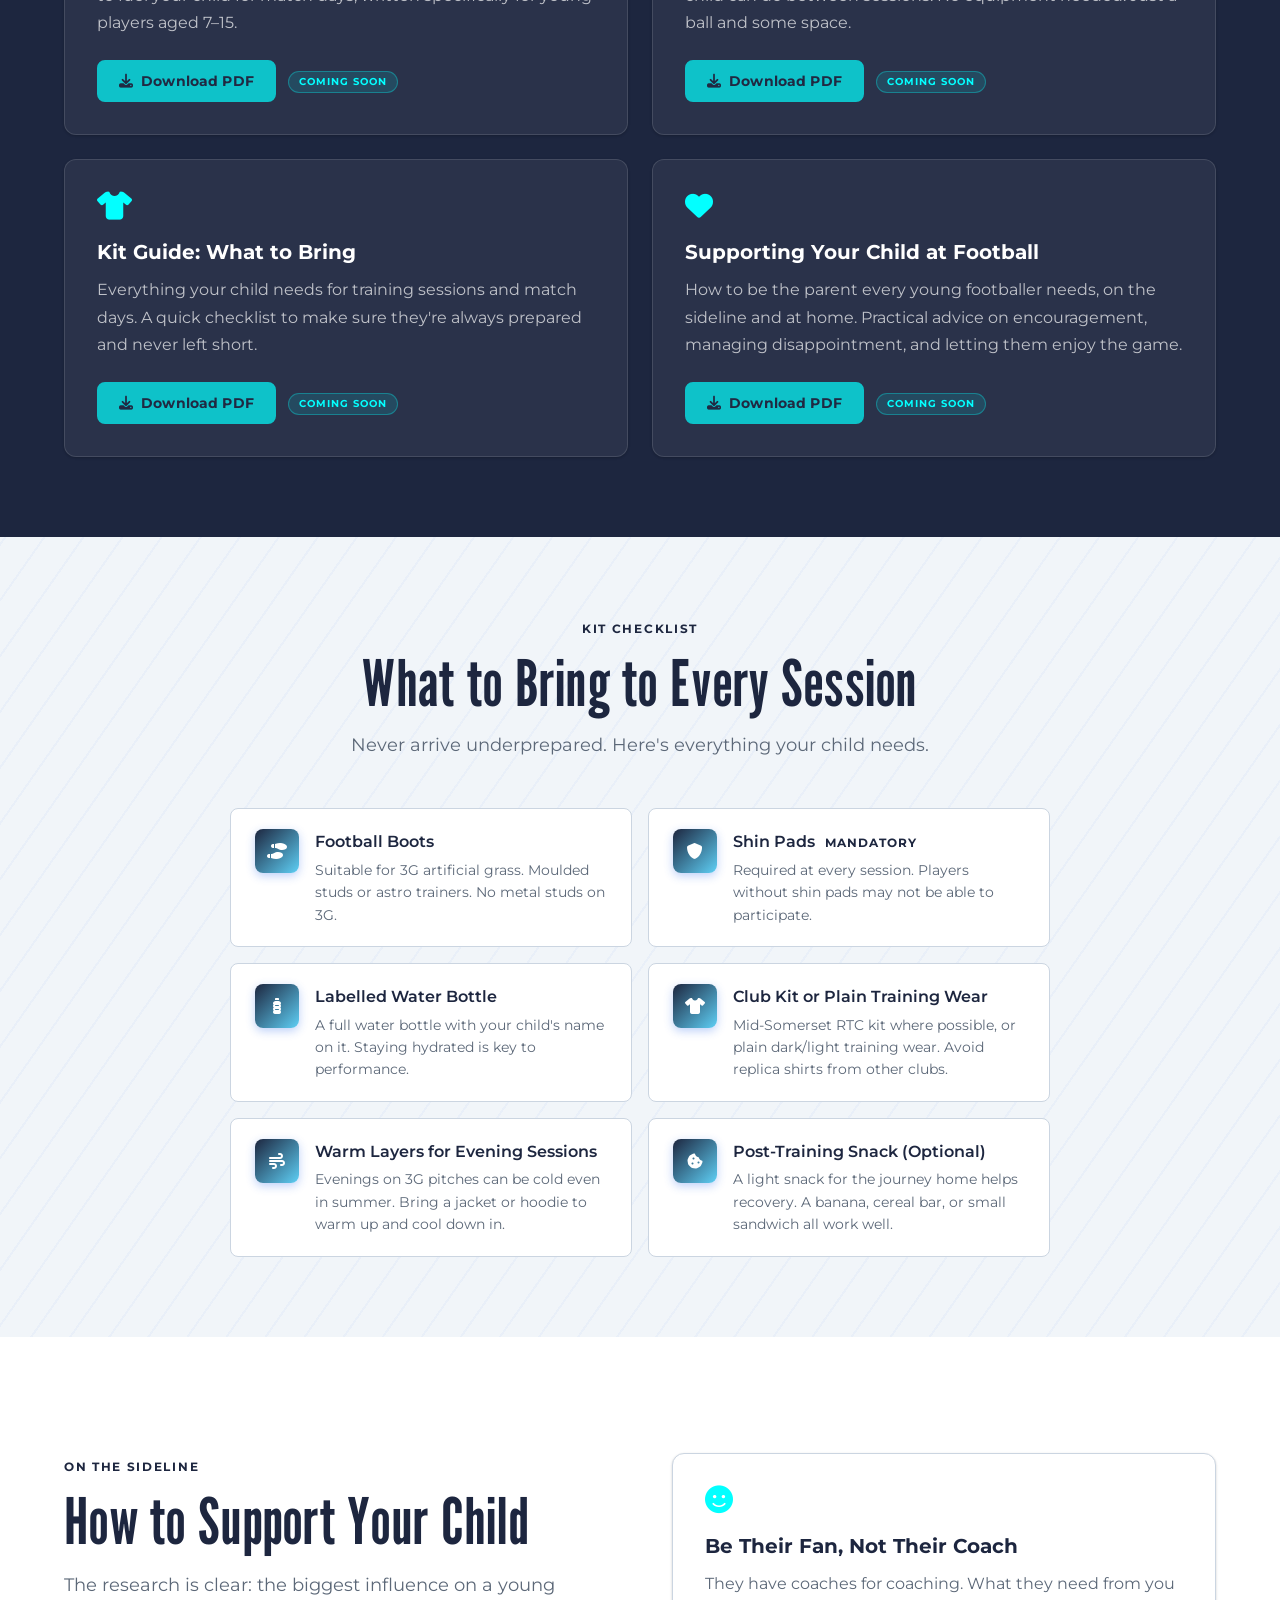
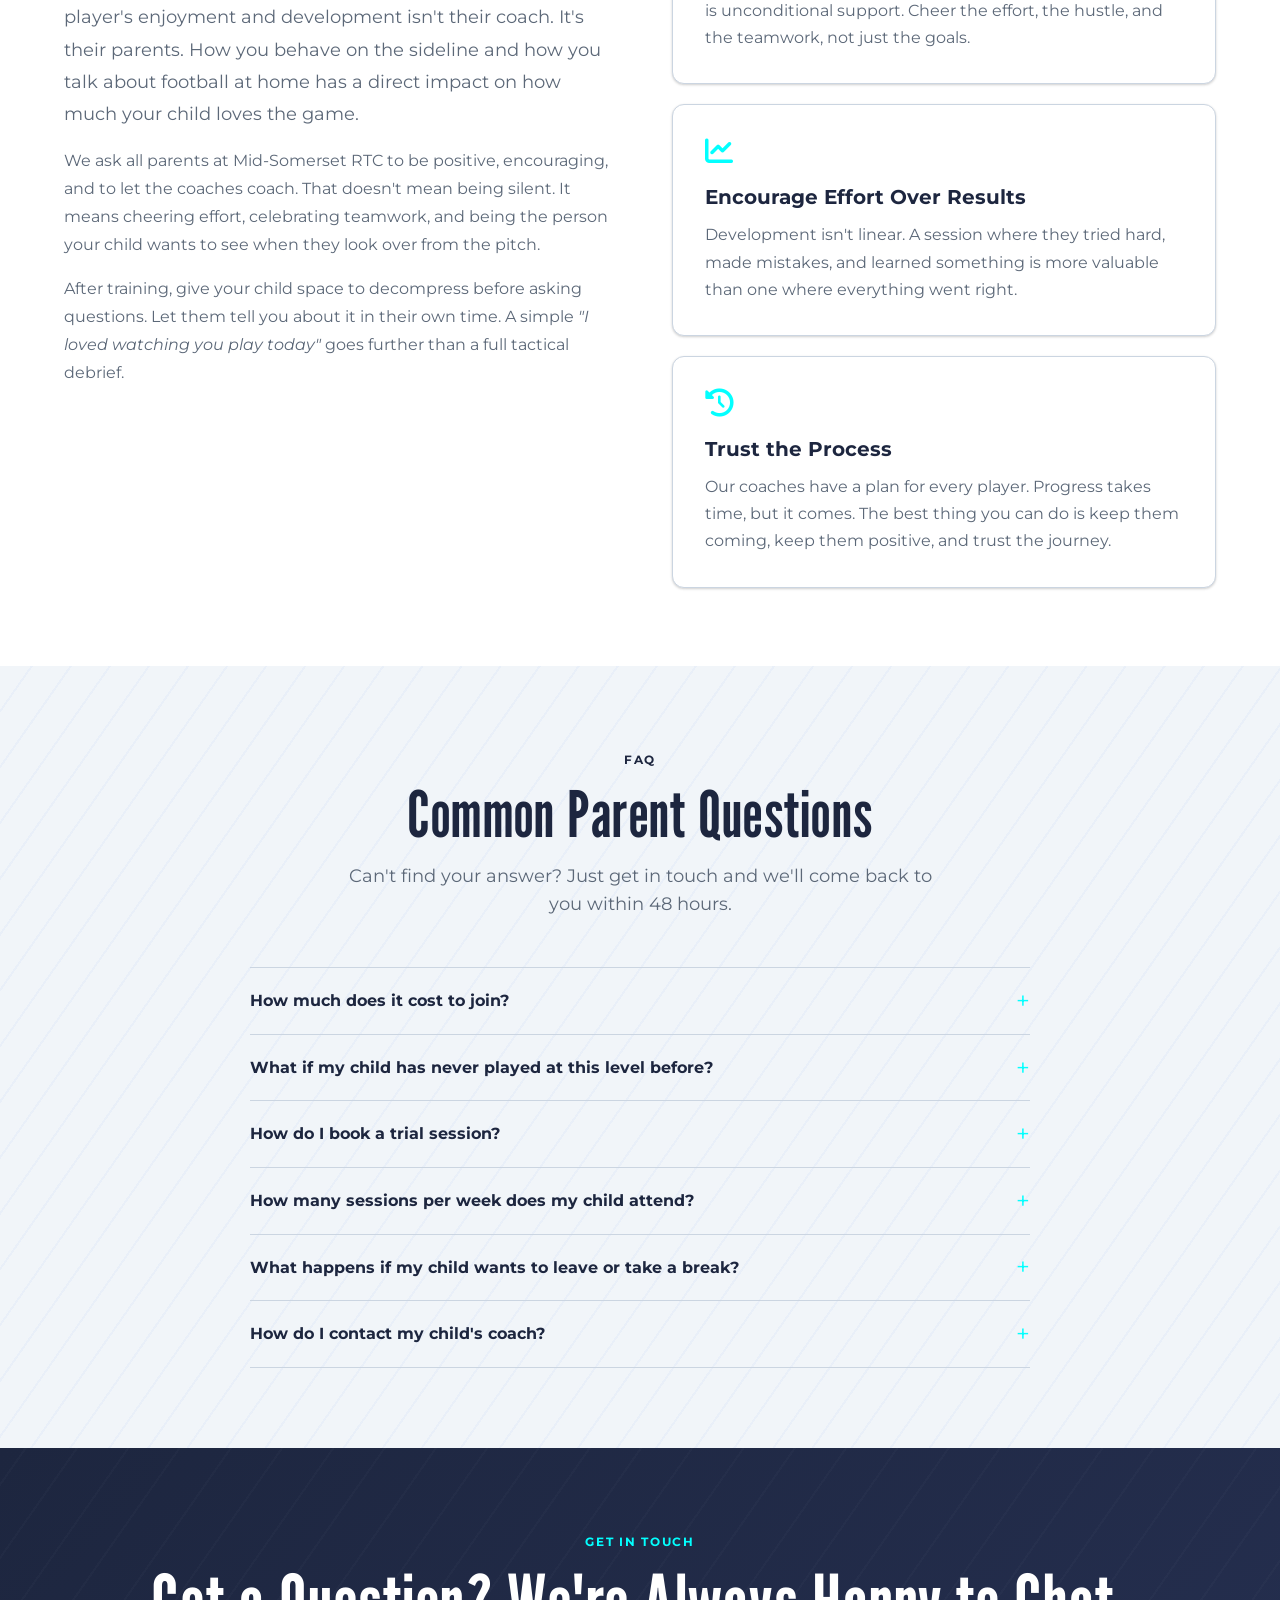
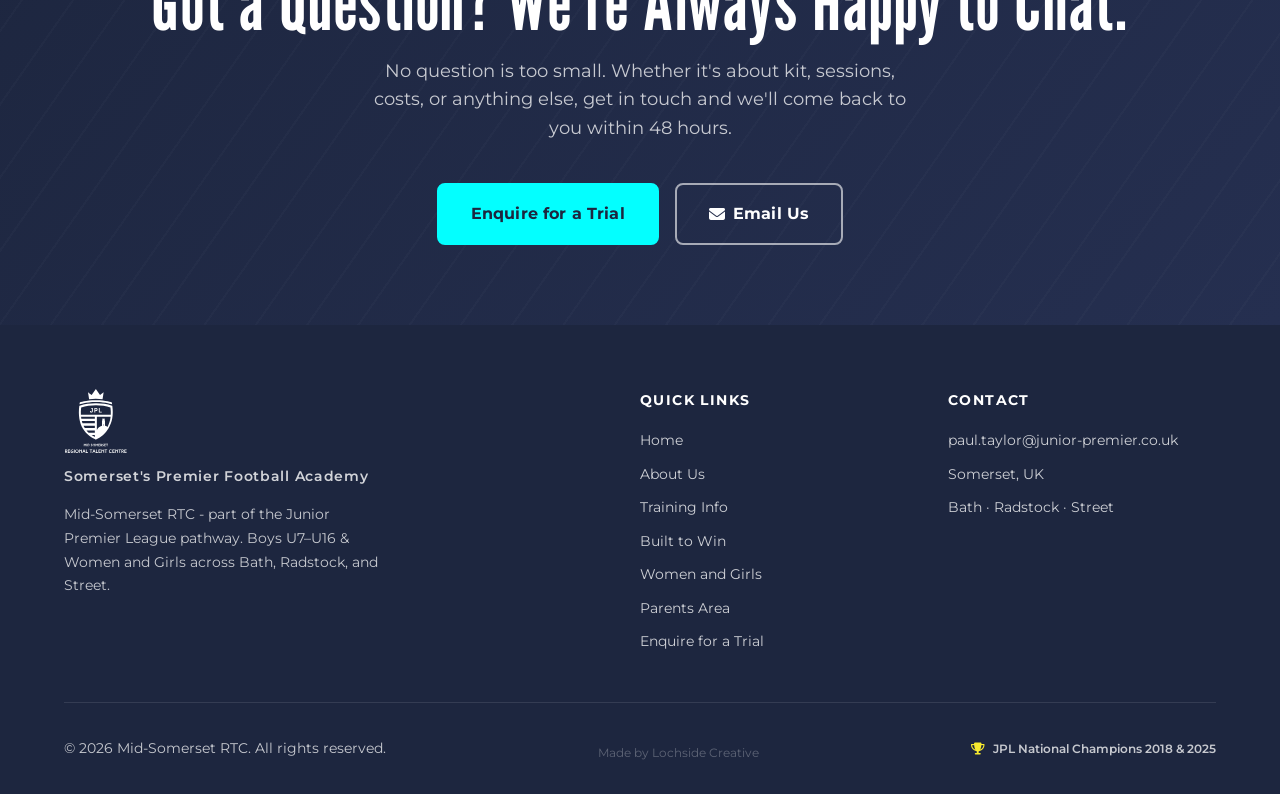
<file: parents.html>
<!DOCTYPE html>
<html lang="en">
<head>
  <meta charset="UTF-8" />
  <meta name="viewport" content="width=device-width, initial-scale=1.0" />
  <meta name="description" content="Parents Area - Mid-Somerset RTC. Downloadable resources, kit guides, training advice and everything you need to support your child's football journey." />
  <title>Parents Area - Mid-Somerset RTC</title>
  <link rel="preconnect" href="https://fonts.googleapis.com">
  <link rel="preconnect" href="https://fonts.gstatic.com" crossorigin>
  <link rel="stylesheet" href="https://fonts.googleapis.com/css2?family=League+Gothic&family=Montserrat:wght@400;600;700;800&display=swap">
  <link rel="stylesheet" href="https://cdnjs.cloudflare.com/ajax/libs/font-awesome/6.5.0/css/all.min.css" />
  <link rel="stylesheet" href="styles.css" />
  <style>
    /* ── FAQ accordion ── */
    .faq-list { max-width: 780px; margin-inline: auto; }
    .faq-list details {
      border-bottom: 1px solid var(--color-grey-mid);
      padding-block: var(--space-5);
    }
    .faq-list details:first-child { border-top: 1px solid var(--color-grey-mid); }
    .faq-list details summary {
      font-weight: 700;
      font-size: var(--font-size-base);
      color: var(--color-navy-deep);
      cursor: pointer;
      list-style: none;
      display: flex;
      justify-content: space-between;
      align-items: center;
      gap: var(--space-4);
    }
    .faq-list details summary::-webkit-details-marker { display: none; }
    .faq-list details summary::after {
      content: '+';
      font-size: 1.5rem;
      font-weight: 400;
      color: var(--color-teal);
      flex-shrink: 0;
      line-height: 1;
    }
    .faq-list details[open] summary::after { content: '−'; }
    .faq-list details p {
      margin-top: var(--space-4);
      color: var(--color-grey-text);
      line-height: 1.75;
      padding-right: var(--space-8);
    }

    /* ── Download card "Coming Soon" badge ── */
    .badge--soon {
      display: inline-block;
      font-size: 0.65rem;
      font-weight: 700;
      letter-spacing: 0.1em;
      text-transform: uppercase;
      background: rgba(3,255,255,0.12);
      color: var(--color-teal);
      border: 1px solid rgba(3,255,255,0.3);
      border-radius: var(--radius-full);
      padding: 2px 10px;
      margin-left: var(--space-2);
      vertical-align: middle;
    }

    /* ── Download card dark variant ── */
    .card--download {
      background: rgba(255,255,255,0.06);
      border: 1px solid rgba(255,255,255,0.12);
      color: var(--color-white);
    }
    .card--download .card__title { color: var(--color-white); }
    .card--download .card__text { color: rgba(255,255,255,0.7); }
    .card--download:hover {
      border-color: var(--color-teal);
      background: rgba(255,255,255,0.1);
      box-shadow: 0 0 0 1px var(--color-teal), var(--shadow-lg);
    }
    .card--download .card__icon {
      background: transparent;
      border-color: var(--color-teal);
      color: var(--color-teal);
    }

    @media (min-width: 768px) {
      .grid-2-parents { grid-template-columns: 1fr 1fr; }
    }
  </style>
</head>
<body>

  <!-- NAVBAR -->
  <header>
    <nav class="navbar" role="navigation" aria-label="Main navigation">
      <div class="navbar__inner">
        <a href="index.html" class="navbar__logo">
          <img src="assets/JPL_MS_RTC_Mono_White.svg" alt="Mid-Somerset RTC" class="navbar__logo-img">
        </a>
        <ul class="navbar__nav" role="list">
          <li><a href="index.html"     class="navbar__link">Home</a></li>
          <li><a href="about.html"     class="navbar__link">About</a></li>
          <li><a href="training.html"  class="navbar__link">Training</a></li>
          <li><a href="successes.html" class="navbar__link">Built to Win</a></li>
          <li><a href="girls.html"     class="navbar__link">Women and Girls</a></li>
          <li><a href="parents.html"   class="navbar__link">Parents</a></li>
        </ul>
        <div class="navbar__cta">
          <a href="trial.html" class="btn-primary btn-sm btn-pulse">Enquire for a Trial</a>
        </div>
        <button class="navbar__hamburger" aria-label="Toggle mobile menu" aria-expanded="false" aria-controls="mobile-menu">
          <span></span><span></span><span></span>
        </button>
      </div>
    </nav>
    <div id="mobile-menu" class="navbar__mobile-menu">
      <a href="index.html"     class="navbar__link">Home</a>
      <a href="about.html"     class="navbar__link">About</a>
      <a href="training.html"  class="navbar__link">Training</a>
      <a href="successes.html" class="navbar__link">Built to Win</a>
      <a href="girls.html"     class="navbar__link">Women and Girls</a>
      <a href="parents.html"   class="navbar__link">Parents</a>
      <a href="trial.html" class="btn-primary">Enquire for a Trial</a>
    </div>
  </header>

  <main>

    <!-- PAGE HERO -->
    <section class="page-hero" style="min-height: 420px;" aria-label="Parents Area">
      <div class="page-hero__bg" style="background: linear-gradient(135deg, rgba(29,38,63,0.90) 0%, rgba(29,38,63,0.70) 100%), url('assets/images/changing-room-talk.jpg') center/cover no-repeat;"></div>
      <div class="container">
        <div class="page-hero__content">
          <span class="page-hero__label" style="color: var(--color-teal);">Parents Area</span>
          <h1 class="page-hero__title">Everything You Need to Support Your Child</h1>
          <p class="page-hero__subtitle">Resources, guides, and everything you need to know about life at Mid-Somerset RTC, all in one place.</p>
        </div>
      </div>
    </section>

    <!-- INTRO -->
    <section class="section section--striped" aria-label="Welcome">
      <div class="container">
        <div class="section-two-col" style="display: grid; gap: var(--space-16); align-items: center;">
          <div>
            <span class="section-label">Welcome</span>
            <h2 class="section-title gradient-text">You're Part of the Team Too</h2>
            <p class="intro-text">
              At Mid-Somerset RTC, we know that parents are a huge part of what makes this work.
              Your support, on the sideline, at home, and in the car on the way to training,
              makes a real difference to how your child develops, not just as a footballer,
              but as a person.
            </p>
            <p class="intro-text" style="margin-top: var(--space-4);">
              This page is your go-to hub. Download our guides, check the kit list, read our
              FAQ, and if you ever have a question that isn't answered here, just get in touch.
              We're always happy to chat.
            </p>
          </div>
          <div style="display: grid; grid-template-columns: 1fr 1fr; gap: var(--space-4);">
            <div style="background: rgba(94,207,245,0.08); border: 1px solid rgba(94,207,245,0.2); border-radius: var(--radius-lg); padding: var(--space-6); text-align: center;">
              <div style="font-family: var(--font-display); font-size: clamp(2rem, 5vw, 3rem); color: var(--color-teal); line-height: 1;">Free</div>
              <div style="font-size: var(--font-size-sm); color: var(--color-grey-text); margin-top: var(--space-1);">Trial Session</div>
            </div>
            <div style="background: rgba(94,207,245,0.08); border: 1px solid rgba(94,207,245,0.2); border-radius: var(--radius-lg); padding: var(--space-6); text-align: center;">
              <div style="font-family: var(--font-display); font-size: clamp(2rem, 5vw, 3rem); color: var(--color-teal); line-height: 1;">48hr</div>
              <div style="font-size: var(--font-size-sm); color: var(--color-grey-text); margin-top: var(--space-1);">Response Guaranteed</div>
            </div>
            <div style="background: rgba(94,207,245,0.08); border: 1px solid rgba(94,207,245,0.2); border-radius: var(--radius-lg); padding: var(--space-6); text-align: center;">
              <div style="font-family: var(--font-display); font-size: clamp(2rem, 5vw, 3rem); color: var(--color-teal); line-height: 1;">3</div>
              <div style="font-size: var(--font-size-sm); color: var(--color-grey-text); margin-top: var(--space-1);">Training Venues</div>
            </div>
            <div style="background: rgba(94,207,245,0.08); border: 1px solid rgba(94,207,245,0.2); border-radius: var(--radius-lg); padding: var(--space-6); text-align: center;">
              <div style="font-family: var(--font-display); font-size: clamp(2rem, 5vw, 3rem); color: var(--color-teal); line-height: 1;">Boys<br>&amp; Girls</div>
              <div style="font-size: var(--font-size-sm); color: var(--color-grey-text); margin-top: var(--space-1);">U7–U16</div>
            </div>
          </div>
        </div>
      </div>
    </section>

    <!-- DOWNLOADABLE RESOURCES -->
    <section class="section section--dark" style="clip-path: polygon(0 3%, 100% 0%, 100% 100%, 0% 100%); padding-top: calc(var(--space-20) + 3vw); margin-top: -2px;" aria-label="Downloadable resources">
      <div class="container">
        <div class="text-center" style="margin-bottom: var(--space-16);">
          <span class="section-label">Resources</span>
          <h2 class="section-title" style="color: var(--color-white);">Downloadable Guides</h2>
          <p class="section-subtitle">Practical resources to help your child get the most from their time at Mid-Somerset RTC.</p>
        </div>

        <div class="grid-2 grid-2-parents" style="gap: var(--space-6);">

          <div class="card card--download">
            <div class="card__icon"><i class="fa-solid fa-apple-whole"></i></div>
            <h3 class="card__title">Nutrition Guide for Young Footballers</h3>
            <p class="card__text">What to eat before and after training, hydration tips, and how to fuel your child for match days, written specifically for young players aged 7–15.</p>
            <div style="margin-top: var(--space-6);">
              <a href="#" class="btn-primary btn-sm" aria-label="Download nutrition guide PDF" onclick="return false;" style="opacity:0.7; cursor: default;">
                <i class="fa-solid fa-download"></i> Download PDF
              </a>
              <span class="badge--soon">Coming Soon</span>
            </div>
          </div>

          <div class="card card--download">
            <div class="card__icon"><i class="fa-solid fa-dumbbell"></i></div>
            <h3 class="card__title">At-Home Training Exercises</h3>
            <p class="card__text">Skill drills, ball mastery exercises, and fitness routines your child can do between sessions. No equipment needed. Just a ball and some space.</p>
            <div style="margin-top: var(--space-6);">
              <a href="#" class="btn-primary btn-sm" aria-label="Download at-home training guide PDF" onclick="return false;" style="opacity:0.7; cursor: default;">
                <i class="fa-solid fa-download"></i> Download PDF
              </a>
              <span class="badge--soon">Coming Soon</span>
            </div>
          </div>

          <div class="card card--download">
            <div class="card__icon"><i class="fa-solid fa-shirt"></i></div>
            <h3 class="card__title">Kit Guide: What to Bring</h3>
            <p class="card__text">Everything your child needs for training sessions and match days. A quick checklist to make sure they're always prepared and never left short.</p>
            <div style="margin-top: var(--space-6);">
              <a href="#" class="btn-primary btn-sm" aria-label="Download kit guide PDF" onclick="return false;" style="opacity:0.7; cursor: default;">
                <i class="fa-solid fa-download"></i> Download PDF
              </a>
              <span class="badge--soon">Coming Soon</span>
            </div>
          </div>

          <div class="card card--download">
            <div class="card__icon"><i class="fa-solid fa-heart"></i></div>
            <h3 class="card__title">Supporting Your Child at Football</h3>
            <p class="card__text">How to be the parent every young footballer needs, on the sideline and at home. Practical advice on encouragement, managing disappointment, and letting them enjoy the game.</p>
            <div style="margin-top: var(--space-6);">
              <a href="#" class="btn-primary btn-sm" aria-label="Download parent support guide PDF" onclick="return false;" style="opacity:0.7; cursor: default;">
                <i class="fa-solid fa-download"></i> Download PDF
              </a>
              <span class="badge--soon">Coming Soon</span>
            </div>
          </div>

        </div>
      </div>
    </section>

    <!-- KIT CHECKLIST -->
    <section class="section section--striped" style="margin-top: -2px;" aria-label="Kit checklist">
      <div class="container">
        <div class="text-center" style="margin-bottom: var(--space-12);">
          <span class="section-label">Kit Checklist</span>
          <h2 class="section-title gradient-text">What to Bring to Every Session</h2>
          <p class="section-subtitle">Never arrive underprepared. Here's everything your child needs.</p>
        </div>

        <div class="offer-list" style="max-width: 820px; margin-inline: auto;">

          <div class="offer-item">
            <div class="offer-item__icon"><i class="fa-solid fa-shoe-prints"></i></div>
            <div>
              <div class="offer-item__text">Football Boots</div>
              <div class="offer-item__sub">Suitable for 3G artificial grass. Moulded studs or astro trainers. No metal studs on 3G.</div>
            </div>
          </div>

          <div class="offer-item">
            <div class="offer-item__icon"><i class="fa-solid fa-shield"></i></div>
            <div>
              <div class="offer-item__text">Shin Pads <span style="color: var(--color-navy-deep); font-size: var(--font-size-xs); font-weight: 700; text-transform: uppercase; letter-spacing: 0.08em; margin-left: 6px;">Mandatory</span></div>
              <div class="offer-item__sub">Required at every session. Players without shin pads may not be able to participate.</div>
            </div>
          </div>

          <div class="offer-item">
            <div class="offer-item__icon"><i class="fa-solid fa-bottle-water"></i></div>
            <div>
              <div class="offer-item__text">Labelled Water Bottle</div>
              <div class="offer-item__sub">A full water bottle with your child's name on it. Staying hydrated is key to performance.</div>
            </div>
          </div>

          <div class="offer-item">
            <div class="offer-item__icon"><i class="fa-solid fa-shirt"></i></div>
            <div>
              <div class="offer-item__text">Club Kit or Plain Training Wear</div>
              <div class="offer-item__sub">Mid-Somerset RTC kit where possible, or plain dark/light training wear. Avoid replica shirts from other clubs.</div>
            </div>
          </div>

          <div class="offer-item">
            <div class="offer-item__icon"><i class="fa-solid fa-wind"></i></div>
            <div>
              <div class="offer-item__text">Warm Layers for Evening Sessions</div>
              <div class="offer-item__sub">Evenings on 3G pitches can be cold even in summer. Bring a jacket or hoodie to warm up and cool down in.</div>
            </div>
          </div>

          <div class="offer-item">
            <div class="offer-item__icon"><i class="fa-solid fa-cookie-bite"></i></div>
            <div>
              <div class="offer-item__text">Post-Training Snack (Optional)</div>
              <div class="offer-item__sub">A light snack for the journey home helps recovery. A banana, cereal bar, or small sandwich all work well.</div>
            </div>
          </div>

        </div>
      </div>
    </section>

    <!-- HOW TO SUPPORT YOUR CHILD -->
    <section class="section" style="clip-path: polygon(0 3%, 100% 0%, 100% 100%, 0% 100%); padding-top: calc(var(--space-20) + 3vw); margin-top: -2px;" aria-label="Supporting your child">
      <div class="container">
        <div class="section-two-col" style="display: grid; gap: var(--space-16); align-items: start;">

          <div>
            <span class="section-label">On the Sideline</span>
            <h2 class="section-title gradient-text">How to Support Your Child</h2>
            <p class="intro-text">
              The research is clear: the biggest influence on a young player's enjoyment and
              development isn't their coach. It's their parents. How you behave on the sideline
              and how you talk about football at home has a direct impact on how much your
              child loves the game.
            </p>
            <p style="line-height: 1.75; color: var(--color-grey-text); margin-top: var(--space-4);">
              We ask all parents at Mid-Somerset RTC to be positive, encouraging, and to let
              the coaches coach. That doesn't mean being silent. It means cheering effort,
              celebrating teamwork, and being the person your child wants to see when they
              look over from the pitch.
            </p>
            <p style="line-height: 1.75; color: var(--color-grey-text); margin-top: var(--space-4);">
              After training, give your child space to decompress before asking questions.
              Let them tell you about it in their own time. A simple <em>"I loved watching you
              play today"</em> goes further than a full tactical debrief.
            </p>
          </div>

          <div style="display: flex; flex-direction: column; gap: var(--space-5);">

            <div class="card">
              <div class="card__icon"><i class="fa-solid fa-face-smile"></i></div>
              <h3 class="card__title">Be Their Fan, Not Their Coach</h3>
              <p class="card__text">They have coaches for coaching. What they need from you is unconditional support. Cheer the effort, the hustle, and the teamwork, not just the goals.</p>
            </div>

            <div class="card">
              <div class="card__icon"><i class="fa-solid fa-chart-line"></i></div>
              <h3 class="card__title">Encourage Effort Over Results</h3>
              <p class="card__text">Development isn't linear. A session where they tried hard, made mistakes, and learned something is more valuable than one where everything went right.</p>
            </div>

            <div class="card">
              <div class="card__icon"><i class="fa-solid fa-clock-rotate-left"></i></div>
              <h3 class="card__title">Trust the Process</h3>
              <p class="card__text">Our coaches have a plan for every player. Progress takes time, but it comes. The best thing you can do is keep them coming, keep them positive, and trust the journey.</p>
            </div>

          </div>
        </div>
      </div>
    </section>

    <!-- FAQ -->
    <section class="section section--striped" style="margin-top: -2px;" aria-label="Frequently asked questions">
      <div class="container">
        <div class="text-center" style="margin-bottom: var(--space-12);">
          <span class="section-label">FAQ</span>
          <h2 class="section-title gradient-text">Common Parent Questions</h2>
          <p class="section-subtitle">Can't find your answer? Just get in touch and we'll come back to you within 48 hours.</p>
        </div>

        <div class="faq-list">

          <details>
            <summary>How much does it cost to join?</summary>
            <p>Mid-Somerset RTC is built on the belief that premium coaching should be accessible to every family. Our fees are kept deliberately affordable, well below what you'd pay at a private academy of this standard. Contact us directly for current pricing, as fees may vary by age group and number of sessions per week.</p>
          </details>

          <details>
            <summary>What if my child has never played at this level before?</summary>
            <p>That's completely fine. A trial session is just that: a chance for your child to come, train with the group, and see if it's a good fit. Our coaches are experienced in welcoming new players of all abilities. If your child is willing to work hard and enjoys football, there's a place for them here.</p>
          </details>

          <details>
            <summary>How do I book a trial session?</summary>
            <p>Simply fill in our trial enquiry form on this website and we'll be in touch within 48 hours to arrange a free session at your preferred venue. There's no cost and no commitment. Just come and give it a go. <a href="trial.html" style="color: var(--color-blue-royal); font-weight: 700;">Enquire for a Trial here.</a></p>
          </details>

          <details>
            <summary>How many sessions per week does my child attend?</summary>
            <p>Most players attend two to three sessions per week plus matches in the Junior Premier League. The exact number depends on age group and venue. We'll talk you through what's involved when you enquire, so you can decide what works best for your family.</p>
          </details>

          <details>
            <summary>What happens if my child wants to leave or take a break?</summary>
            <p>We completely understand that life changes. There's no long-term contract or pressure to stay. If your child needs a break or wants to step away, just let us know and we'll handle it without any fuss. We'd always rather they come back refreshed than burn out.</p>
          </details>

          <details>
            <summary>How do I contact my child's coach?</summary>
            <p>The best way to reach us is by emailing <a href="mailto:paul.taylor@junior-premier.co.uk" style="color: var(--color-blue-royal); font-weight: 700;">paul.taylor@junior-premier.co.uk</a> or messaging us on Instagram <a href="https://instagram.com/midsomersetrtc" target="_blank" rel="noopener" style="color: var(--color-blue-royal); font-weight: 700;">@midsomersetrtc</a>. We aim to respond to all messages within 48 hours.</p>
          </details>

        </div>
      </div>
    </section>

    <!-- CTA -->
    <section class="cta-strip" aria-label="Get in touch">
      <div class="container">
        <div class="cta-strip__content">
          <span class="section-label" style="color: var(--color-teal); border-left-color: var(--color-teal);">Get in Touch</span>
          <h2 class="cta-strip__title">Got a Question? We're Always Happy to Chat.</h2>
          <p class="cta-strip__text">No question is too small. Whether it's about kit, sessions, costs, or anything else, get in touch and we'll come back to you within 48 hours.</p>
          <div class="cta-strip__buttons">
            <a href="trial.html" class="btn-primary btn-pulse">Enquire for a Trial</a>
            <a href="mailto:paul.taylor@junior-premier.co.uk" class="btn-outline"><i class="fa-solid fa-envelope"></i> Email Us</a>
          </div>
        </div>
      </div>
    </section>

  </main>

  <!-- FOOTER -->
  <footer class="footer" role="contentinfo">
    <div class="container">
      <div class="footer__top">
        <div class="footer__brand">
          <div class="footer__logo"><img src="assets/JPL_MS_RTC_Mono_White.svg" alt="Mid-Somerset RTC" class="footer__logo-img"></div>
          <div class="footer__tagline">Somerset's Premier Football Academy</div>
          <p class="footer__desc">Mid-Somerset RTC - part of the Junior Premier League pathway. Boys U7–U16 &amp; Women and Girls across Bath, Radstock, and Street.</p>
        </div>
        <div>
          <div class="footer__nav-title">Quick Links</div>
          <ul class="footer__nav-links" role="list">
            <li><a href="index.html"     class="footer__nav-link">Home</a></li>
            <li><a href="about.html"     class="footer__nav-link">About Us</a></li>
            <li><a href="training.html"  class="footer__nav-link">Training Info</a></li>
            <li><a href="successes.html" class="footer__nav-link">Built to Win</a></li>
            <li><a href="girls.html"     class="footer__nav-link">Women and Girls</a></li>
            <li><a href="parents.html"   class="footer__nav-link">Parents Area</a></li>
            <li><a href="trial.html"     class="footer__nav-link">Enquire for a Trial</a></li>
          </ul>
        </div>
        <div>
          <div class="footer__nav-title">Contact</div>
          <ul class="footer__nav-links" role="list">
            <li><a href="mailto:paul.taylor@junior-premier.co.uk" class="footer__nav-link">paul.taylor@junior-premier.co.uk</a></li>
            <li><span class="footer__nav-link" style="cursor: default;">Somerset, UK</span></li>
            <li><span class="footer__nav-link" style="cursor: default;">Bath · Radstock · Street</span></li>
          </ul>
        </div>
      </div>
      <div class="footer__bottom">
        <p class="footer__copy">&copy; 2026 Mid-Somerset RTC. All rights reserved.</p><a href="https://www.lochsidecreative.com" target="_blank" rel="noopener" class="footer__copy" style="display:block; margin-top: var(--space-2); opacity: 0.4; font-size: var(--font-size-xs); text-decoration: none; color: inherit; transition: opacity 0.2s;">Made by Lochside Creative</a>
        <span class="footer__badge"><i class="fa-solid fa-trophy" style="color: var(--color-gold);"></i> JPL National Champions 2018 &amp; 2025</span>
      </div>
    </div>
  </footer>

  <script src="script.js"></script>
</body>
</html>
</file>
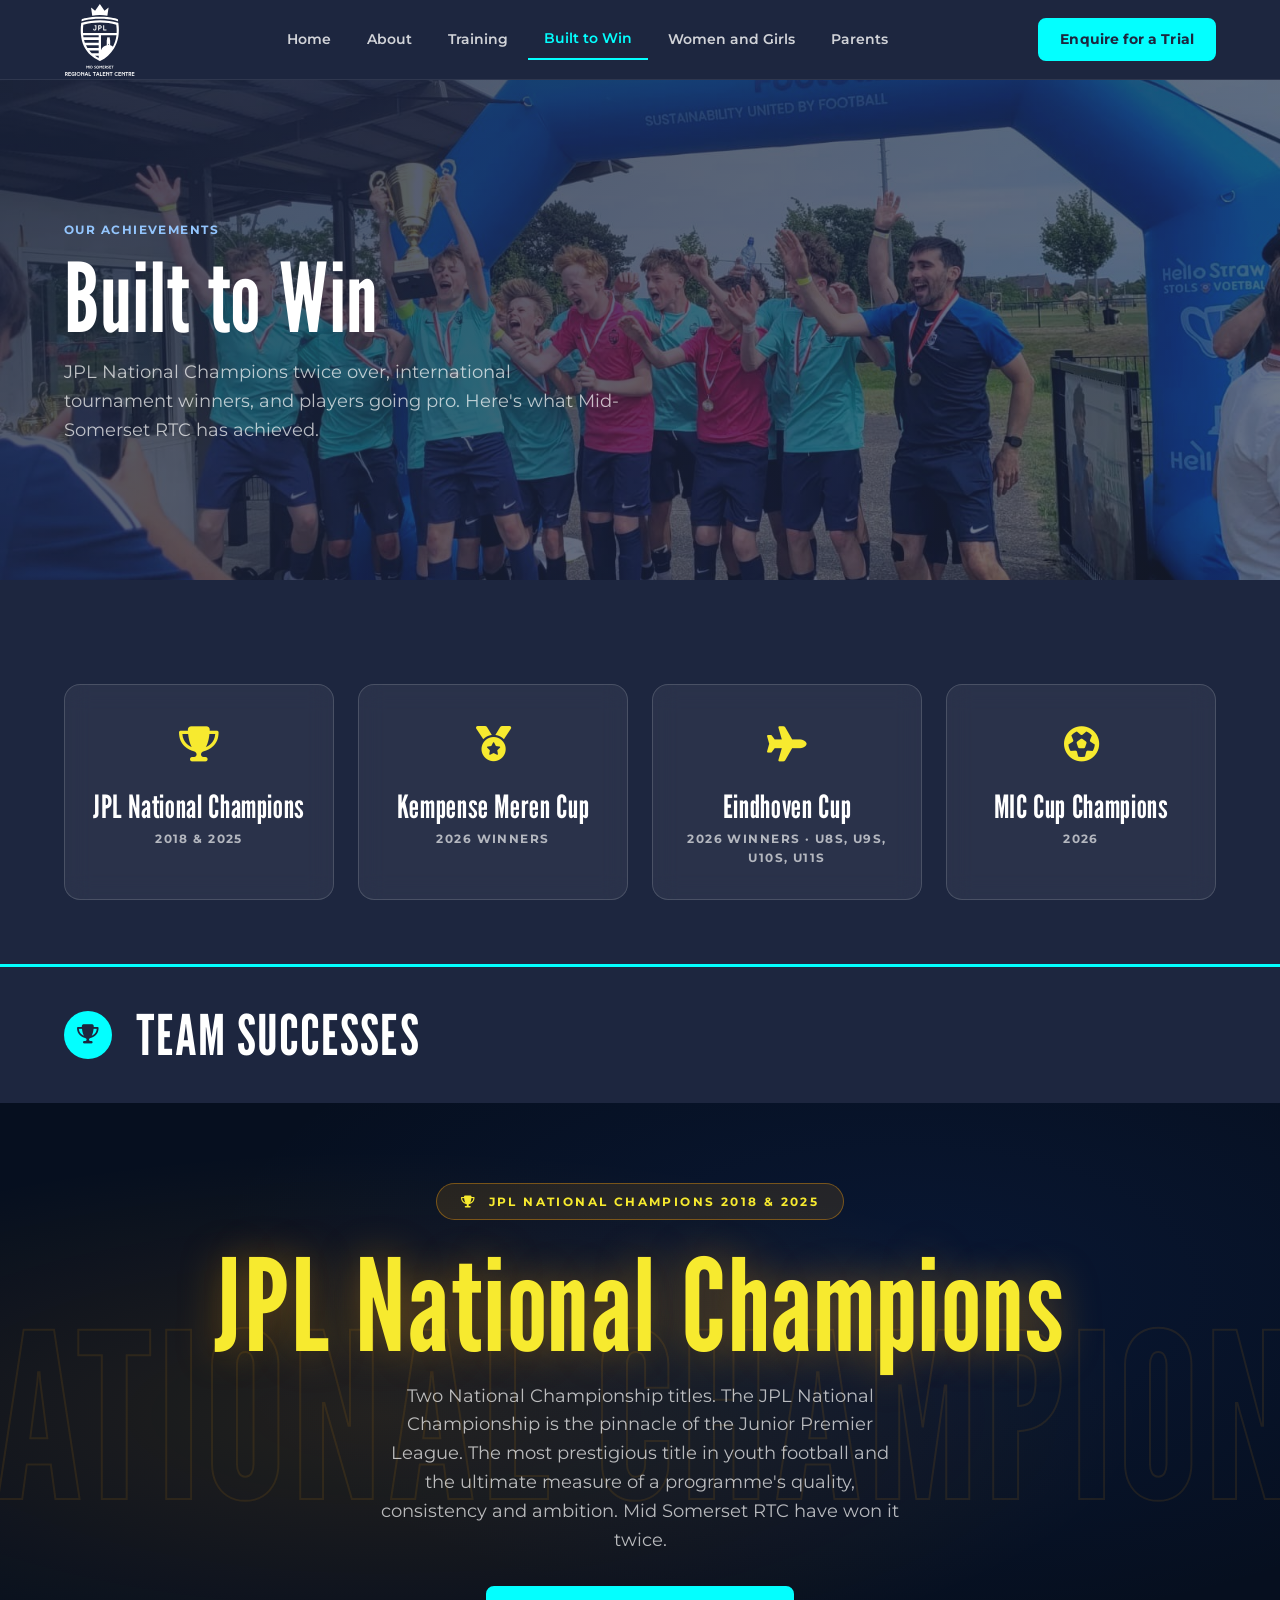
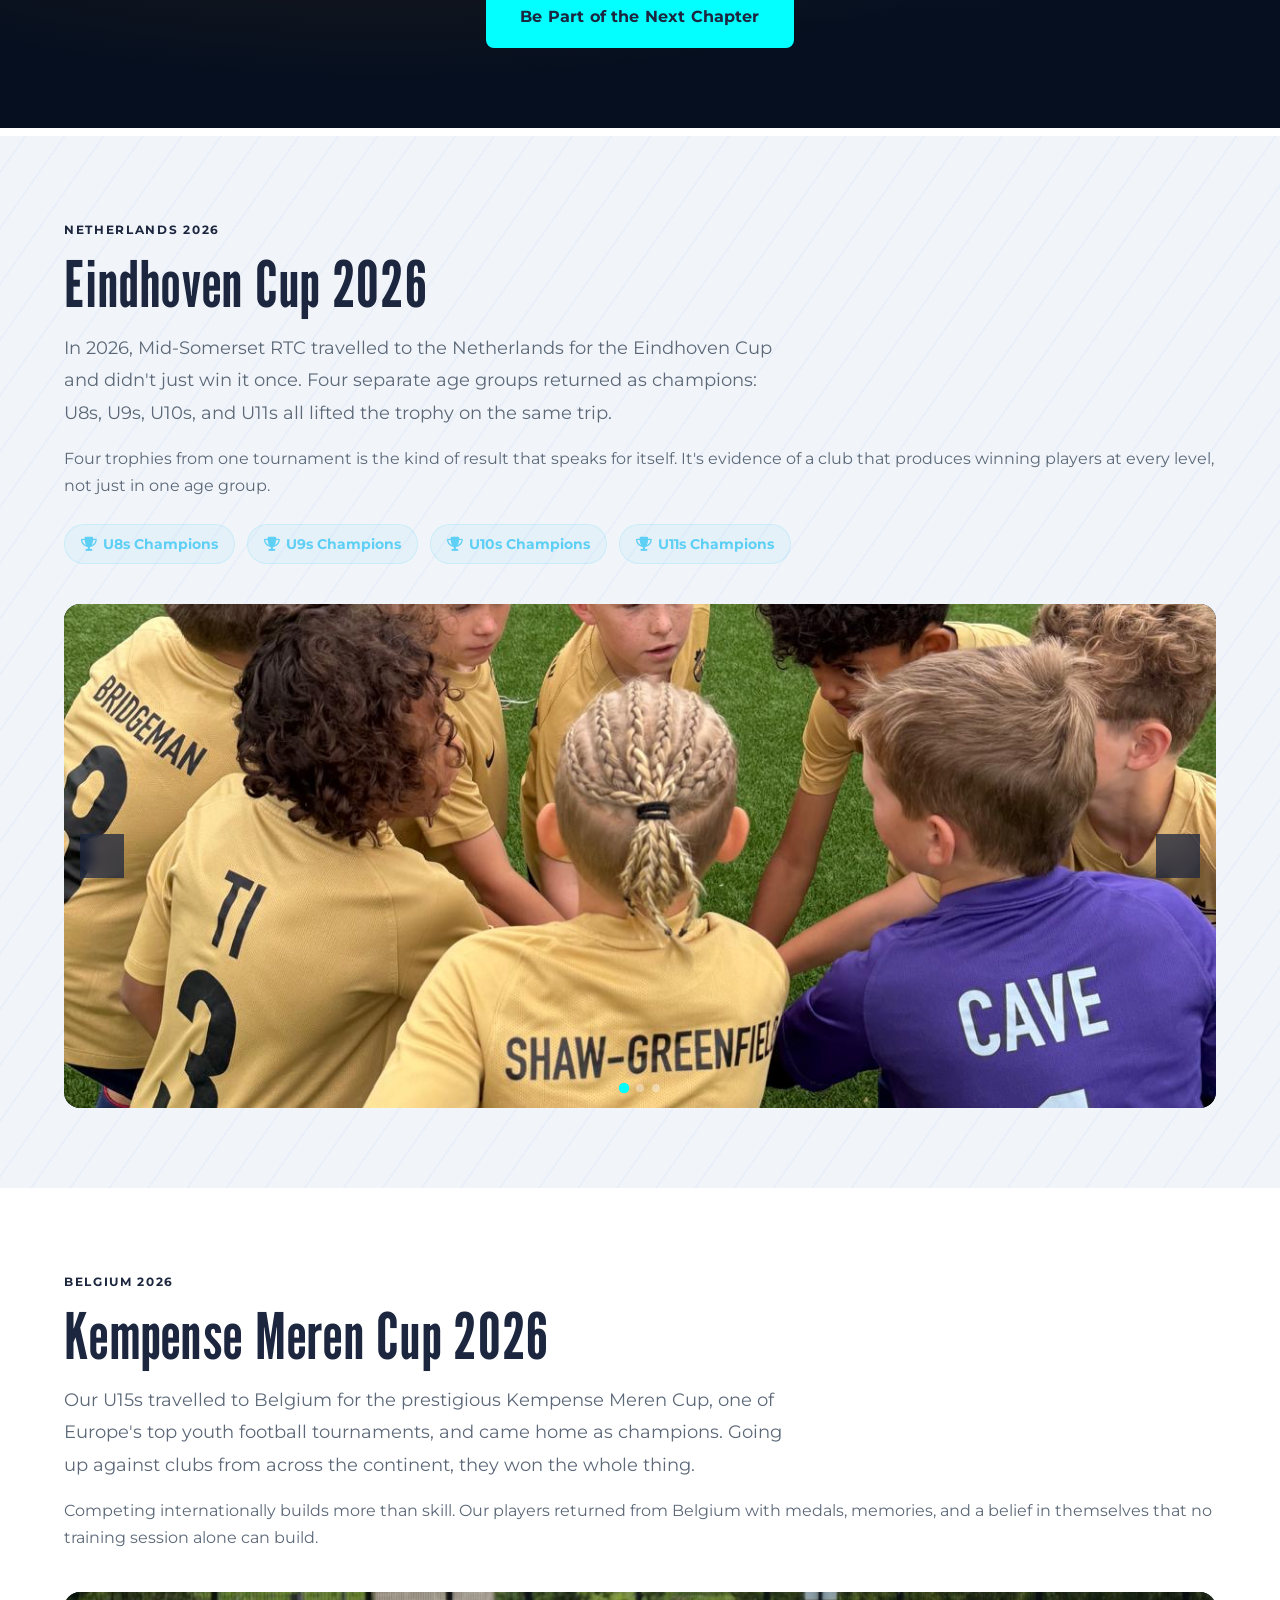
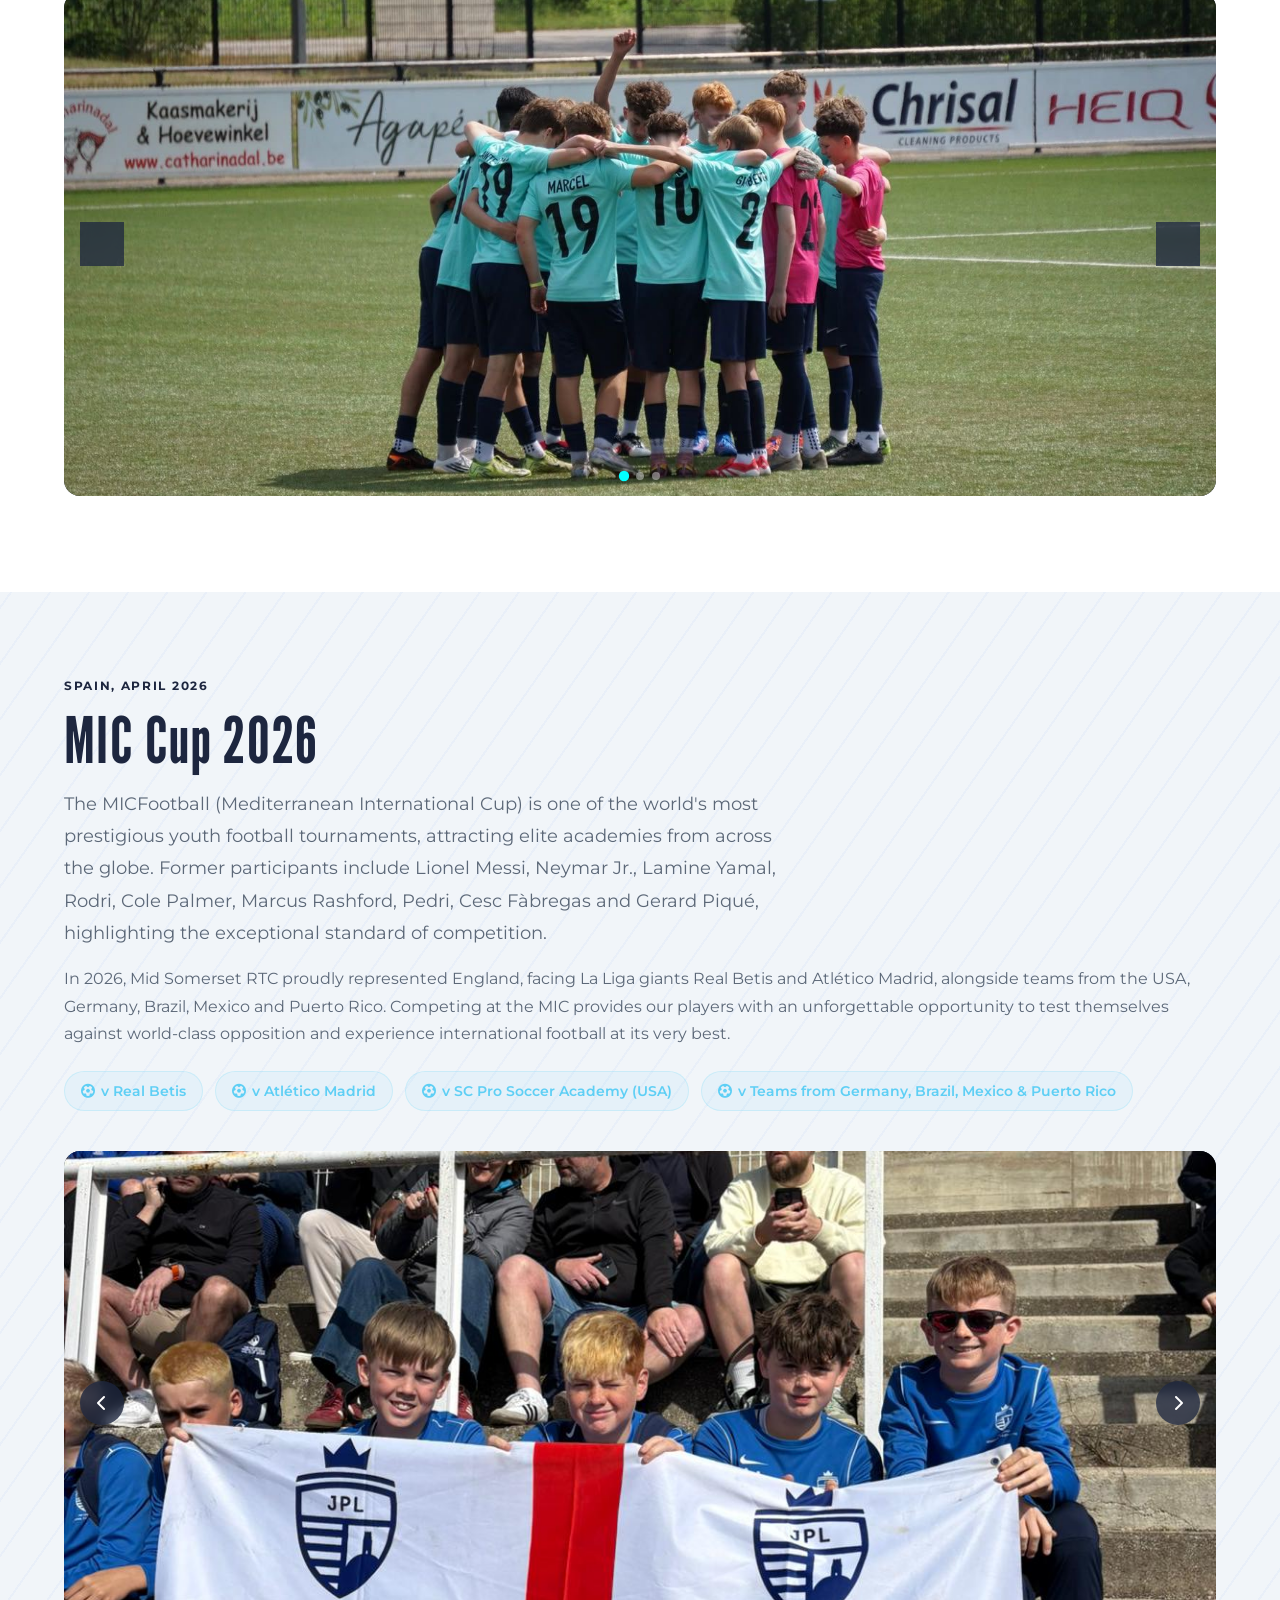
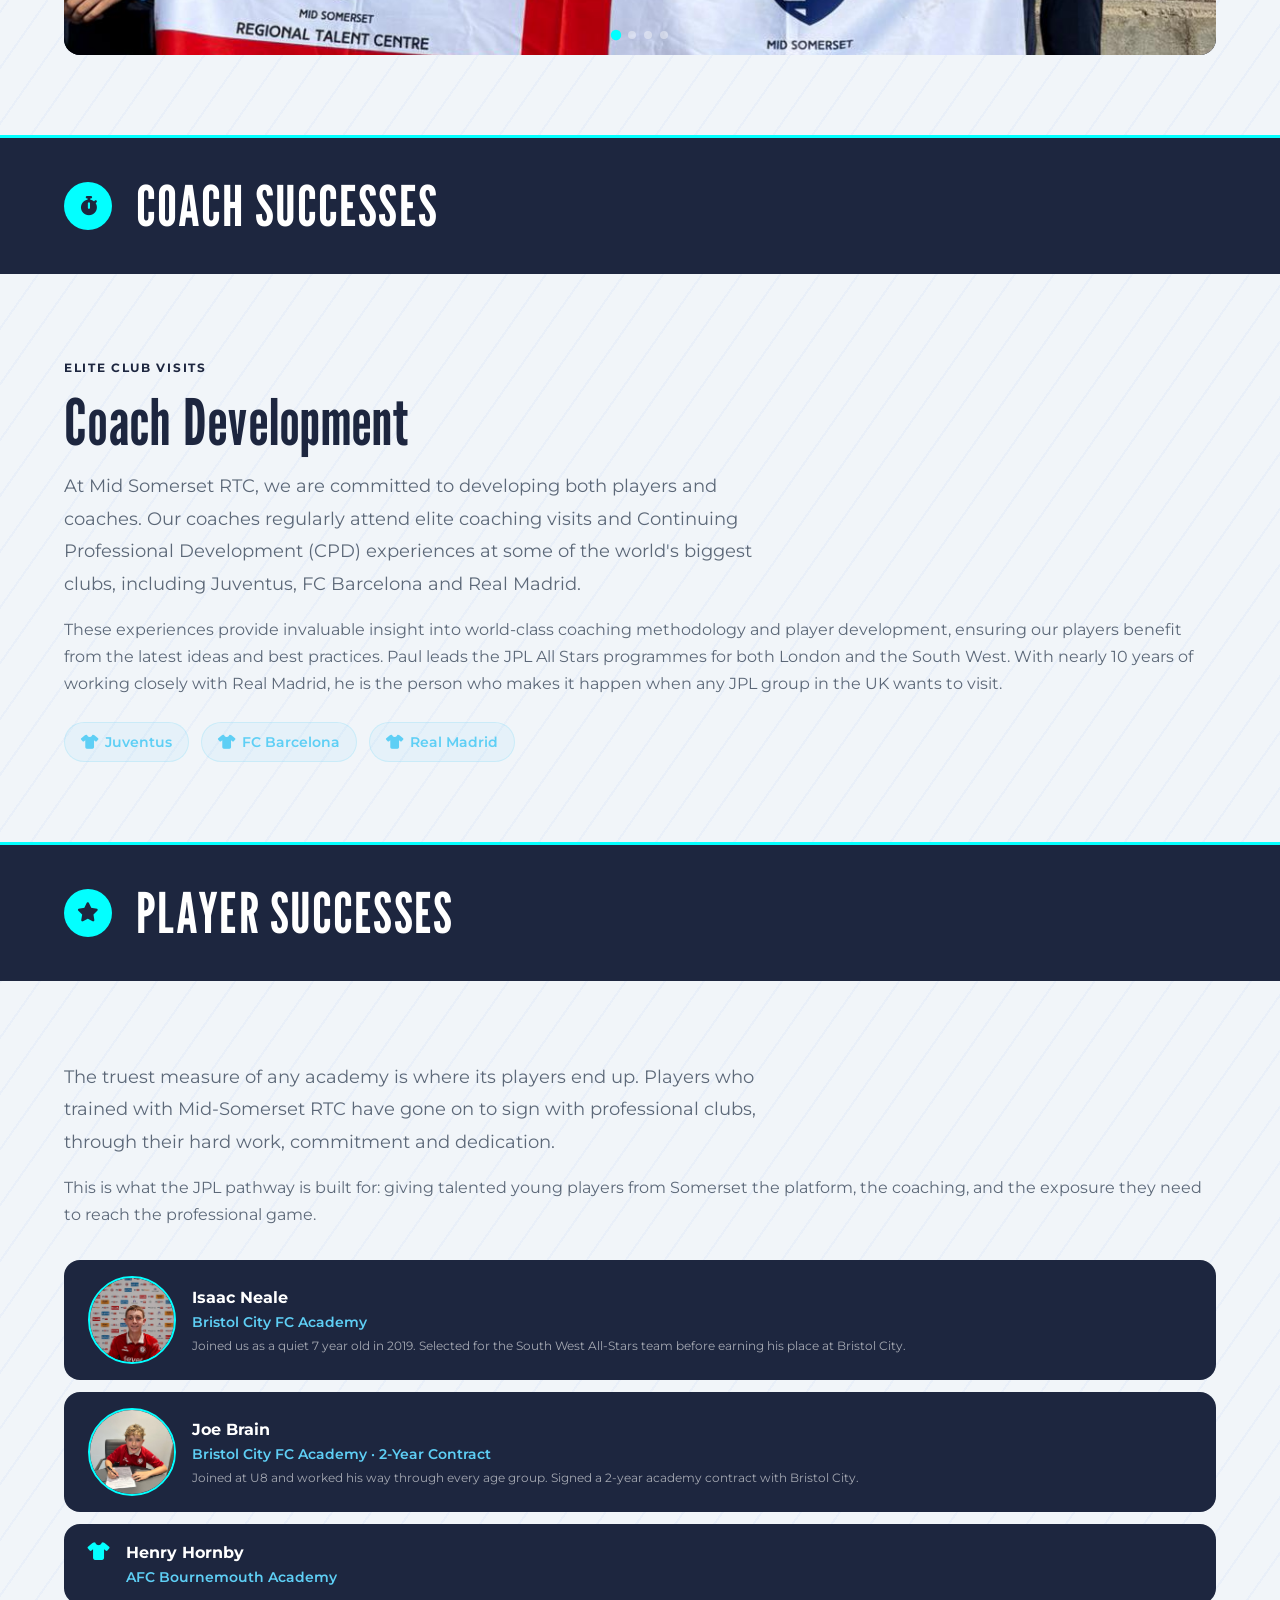
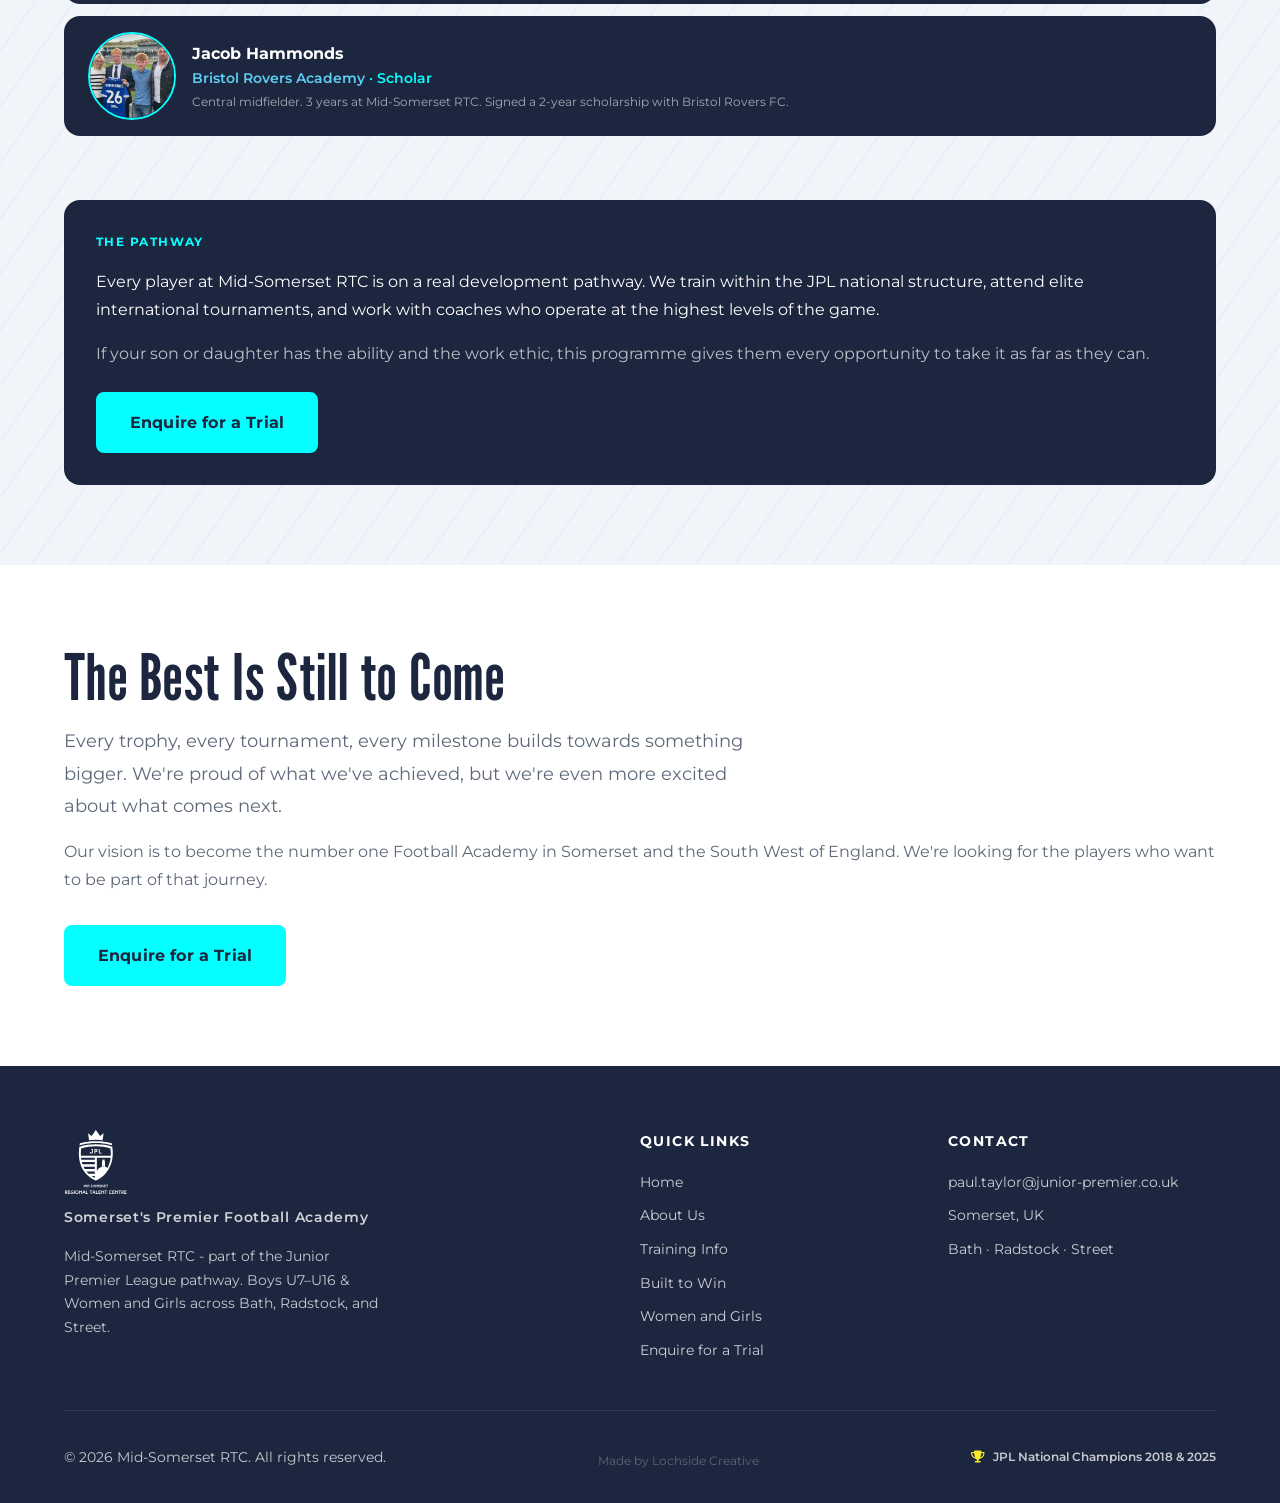
<file: successes.html>
<!DOCTYPE html>
<html lang="en">
<head>
  <meta charset="UTF-8" />
  <meta name="viewport" content="width=device-width, initial-scale=1.0" />
  <meta name="description" content="Successes and achievements of Mid-Somerset RTC - JPL National Champions 2018, Kempense Meren Cup 2026 winners, MIC Cup 2026, and more." />
  <title>Successes - Mid-Somerset RTC</title>
  <link rel="preconnect" href="https://fonts.googleapis.com">
  <link rel="preconnect" href="https://fonts.gstatic.com" crossorigin>
  <link rel="stylesheet" href="https://fonts.googleapis.com/css2?family=League+Gothic&family=Montserrat:wght@400;600;700;800&display=swap">
  <link rel="stylesheet" href="https://cdnjs.cloudflare.com/ajax/libs/font-awesome/6.5.0/css/all.min.css" />
  <link rel="stylesheet" href="styles.css" />
</head>
<body>

  <!-- NAVBAR -->
  <header>
    <nav class="navbar" role="navigation" aria-label="Main navigation">
      <div class="navbar__inner">
        <a href="index.html" class="navbar__logo">
          <img src="assets/JPL_MS_RTC_Mono_White.svg" alt="Mid-Somerset RTC" class="navbar__logo-img">
        </a>
        <ul class="navbar__nav" role="list">
          <li><a href="index.html"     class="navbar__link">Home</a></li>
          <li><a href="about.html"     class="navbar__link">About</a></li>
          <li><a href="training.html"  class="navbar__link">Training</a></li>
          <li><a href="successes.html" class="navbar__link">Built to Win</a></li>
          <li><a href="girls.html"     class="navbar__link">Women and Girls</a></li>
          <li><a href="parents.html"   class="navbar__link">Parents</a></li>
        </ul>
        <div class="navbar__cta">
          <a href="trial.html" class="btn-primary btn-sm btn-pulse">Enquire for a Trial</a>
        </div>
        <button class="navbar__hamburger" aria-label="Toggle mobile menu" aria-expanded="false" aria-controls="mobile-menu">
          <span></span><span></span><span></span>
        </button>
      </div>
    </nav>
    <div id="mobile-menu" class="navbar__mobile-menu">
      <a href="index.html"     class="navbar__link">Home</a>
      <a href="about.html"     class="navbar__link">About</a>
      <a href="training.html"  class="navbar__link">Training</a>
      <a href="successes.html" class="navbar__link">Built to Win</a>
      <a href="girls.html"     class="navbar__link">Women and Girls</a>
      <a href="parents.html"   class="navbar__link">Parents</a>
      <a href="trial.html" class="btn-primary">Enquire for a Trial</a>
    </div>
  </header>

  <main>

    <!-- PAGE HERO -->
    <section class="page-hero" style="min-height: 500px;" aria-label="Built to Win">
      <div class="page-hero__bg" style="background: linear-gradient(135deg, rgba(29,38,63,0.80) 0%, rgba(29,38,63,0.60) 100%), url('assets/images/kempense-celebration.jpg') center/cover no-repeat;"></div>
      <div class="container">
        <div class="page-hero__content">
          <span class="page-hero__label">Our Achievements</span>
          <h1 class="page-hero__title">Built to Win</h1>
          <p class="page-hero__subtitle">JPL National Champions twice over, international tournament winners, and players going pro. Here's what Mid-Somerset RTC has achieved.</p>
        </div>
      </div>
    </section>

    <!-- HEADLINE STATS -->
    <section class="section section--dark" style="padding-block: var(--space-16);">
      <div class="container">
        <div class="stats-glass-row">
          <div class="stat-glass">
            <div class="stat-glass__icon"><i class="fa-solid fa-trophy"></i></div>
            <div class="stat-glass__value" style="font-size: clamp(1.4rem, 2.5vw, 2rem); line-height: 1.1;">JPL National Champions</div>
            <div class="stat-glass__label">2018 &amp; 2025</div>
          </div>
          <div class="stat-glass">
            <div class="stat-glass__icon"><i class="fa-solid fa-medal"></i></div>
            <div class="stat-glass__value" style="font-size: clamp(1.4rem, 2.5vw, 2rem); line-height: 1.1;">Kempense Meren Cup</div>
            <div class="stat-glass__label">2026 Winners</div>
          </div>
          <div class="stat-glass">
            <div class="stat-glass__icon"><i class="fa-solid fa-plane"></i></div>
            <div class="stat-glass__value" style="font-size: clamp(1.4rem, 2.5vw, 2rem); line-height: 1.1;">Eindhoven Cup</div>
            <div class="stat-glass__label">2026 Winners &middot; U8s, U9s, U10s, U11s</div>
          </div>
          <div class="stat-glass">
            <div class="stat-glass__icon"><i class="fa-solid fa-futbol"></i></div>
            <div class="stat-glass__value" style="font-size: clamp(1.4rem, 2.5vw, 2rem); line-height: 1.1;">MIC Cup Champions</div>
            <div class="stat-glass__label">2026</div>
          </div>
        </div>
      </div>
    </section>

    <!-- CATEGORY: TEAM SUCCESSES -->
    <section style="background: var(--color-navy-deep); border-top: 3px solid var(--color-teal); padding: var(--space-10) 0;">
      <div class="container" style="display: flex; align-items: center; gap: var(--space-6);">
        <div style="flex-shrink: 0; width: 48px; height: 48px; background: var(--color-teal); border-radius: 50%; display: flex; align-items: center; justify-content: center;">
          <i class="fa-solid fa-trophy" style="color: var(--color-navy-deep); font-size: 1.2rem;"></i>
        </div>
        <div>
          
          <h2 style="font-family: var(--font-display); font-size: clamp(2rem, 5vw, 3.5rem); color: var(--color-white); line-height: 1; text-transform: uppercase; letter-spacing: 0.02em;">Team Successes</h2>
        </div>
      </div>
    </section>

    <!-- JPL NATIONAL CHAMPIONS 2018 & 2025 -->
    <section class="champions-banner" aria-label="JPL National Champions 2018 and 2025">
      <div class="champions-banner__bg-mesh"></div>
      <div class="champions-banner__bg-text" aria-hidden="true"><span>NATIONAL CHAMPIONS</span></div>
      <div class="container">
        <div class="champions-banner__content">
          <div class="champions-banner__year">
            <i class="fa-solid fa-trophy" style="color: #F7EA2F; margin-right: 6px;"></i>
            JPL National Champions 2018 &amp; 2025
          </div>
          <h2 class="champions-banner__title">JPL National Champions</h2>
          <p class="champions-banner__subtitle">
            Two National Championship titles. The JPL National Championship is the pinnacle of the Junior Premier League. The most prestigious title in youth football and the ultimate measure of a programme's quality, consistency and ambition. Mid Somerset RTC have won it twice.
          </p>
          <a href="trial.html" class="btn-primary" style="margin-top: var(--space-8);">Be Part of the Next Chapter</a>
        </div>
      </div>
    </section>

    <!-- EINDHOVEN CUP 2026 -->
    <section class="section section--striped" style="margin-top: var(--space-2);">
      <div class="container">
        <div class="section-two-col" style="display: grid; grid-template-columns: 1fr; gap: var(--space-16); align-items: center;">
          <div>
            <span class="section-label">Netherlands 2026</span>
            <h2 class="section-title gradient-text">Eindhoven Cup 2026</h2>
            <p class="intro-text">
              In 2026, Mid-Somerset RTC travelled to the Netherlands for the Eindhoven Cup and didn't just win it once. Four separate age groups returned as champions: U8s, U9s, U10s, and U11s all lifted the trophy on the same trip.
            </p>
            <p style="margin-top: var(--space-4); color: var(--color-grey-text); line-height: 1.7;">
              Four trophies from one tournament is the kind of result that speaks for itself. It's evidence of a club that produces winning players at every level, not just in one age group.
            </p>
            <div style="margin-top: var(--space-6); display: flex; gap: var(--space-3); flex-wrap: wrap;">
              <span style="background: rgba(94,207,245,0.08); border: 1px solid rgba(94,207,245,0.2); border-radius: var(--radius-full); padding: var(--space-2) var(--space-4); font-size: var(--font-size-sm); color: var(--color-blue); font-weight: 700;"><i class="fa-solid fa-trophy" style="margin-right: 6px;"></i>U8s Champions</span>
              <span style="background: rgba(94,207,245,0.08); border: 1px solid rgba(94,207,245,0.2); border-radius: var(--radius-full); padding: var(--space-2) var(--space-4); font-size: var(--font-size-sm); color: var(--color-blue); font-weight: 700;"><i class="fa-solid fa-trophy" style="margin-right: 6px;"></i>U9s Champions</span>
              <span style="background: rgba(94,207,245,0.08); border: 1px solid rgba(94,207,245,0.2); border-radius: var(--radius-full); padding: var(--space-2) var(--space-4); font-size: var(--font-size-sm); color: var(--color-blue); font-weight: 700;"><i class="fa-solid fa-trophy" style="margin-right: 6px;"></i>U10s Champions</span>
              <span style="background: rgba(94,207,245,0.08); border: 1px solid rgba(94,207,245,0.2); border-radius: var(--radius-full); padding: var(--space-2) var(--space-4); font-size: var(--font-size-sm); color: var(--color-blue); font-weight: 700;"><i class="fa-solid fa-trophy" style="margin-right: 6px;"></i>U11s Champions</span>
            </div>
          </div>
        </div>
        <div class="trophy-carousel" style="margin-top: var(--space-10);" aria-label="Eindhoven Cup 2026 photos">
          <div class="trophy-carousel__track">
            <div class="trophy-carousel__slide"><img src="assets/images/EINDHOVEN%20CUP%201.JPG" alt="Eindhoven Cup 2026" loading="lazy"></div>
            <div class="trophy-carousel__slide"><img src="assets/images/Eindhoven%20cup%202.JPG" alt="Eindhoven Cup 2026" loading="lazy"></div>
            <div class="trophy-carousel__slide"><img src="assets/images/Eindhoven%20cup%203.JPG" alt="Eindhoven Cup 2026" loading="lazy" style="object-position: center top;"></div>
          </div>
          <button class="trophy-carousel__btn trophy-carousel__btn--prev" aria-label="Previous photo"><i class="fa-solid fa-chevron-left"></i></button>
          <button class="trophy-carousel__btn trophy-carousel__btn--next" aria-label="Next photo"><i class="fa-solid fa-chevron-right"></i></button>
          <div class="trophy-carousel__dots"></div>
        </div>
      </div>
    </section>

    <!-- KEMPENSE MEREN CUP 2026 -->
    <section class="section">
      <div class="container">
        <div class="section-two-col" style="display: grid; grid-template-columns: 1fr; gap: var(--space-16); align-items: center;">
          <div>
            <span class="section-label">Belgium 2026</span>
            <h2 class="section-title gradient-text">Kempense Meren Cup 2026</h2>
            <p class="intro-text">
              Our U15s travelled to Belgium for the prestigious Kempense Meren Cup, one of Europe's top youth football tournaments, and came home as champions. Going up against clubs from across the continent, they won the whole thing.
            </p>
            <p style="margin-top: var(--space-4); color: var(--color-grey-text); line-height: 1.7;">
              Competing internationally builds more than skill. Our players returned from Belgium with medals, memories, and a belief in themselves that no training session alone can build.
            </p>
          </div>
        </div>
        <div class="trophy-carousel" style="margin-top: var(--space-10);" aria-label="Kempense Meren Cup 2026 photos">
          <div class="trophy-carousel__track">
            <div class="trophy-carousel__slide"><img src="assets/images/Kempense%20cup%201.JPG" alt="Kempense Meren Cup 2026" loading="lazy"></div>
            <div class="trophy-carousel__slide"><img src="assets/images/Kempense%202.jpg" alt="Kempense Meren Cup 2026" loading="lazy" style="object-position: center 65%;"></div>
            <div class="trophy-carousel__slide"><img src="assets/images/Kempense%20cup%203.JPG" alt="Kempense Meren Cup 2026" loading="lazy"></div>
          </div>
          <button class="trophy-carousel__btn trophy-carousel__btn--prev" aria-label="Previous photo"><i class="fa-solid fa-chevron-left"></i></button>
          <button class="trophy-carousel__btn trophy-carousel__btn--next" aria-label="Next photo"><i class="fa-solid fa-chevron-right"></i></button>
          <div class="trophy-carousel__dots"></div>
        </div>
      </div>
    </section>

    <!-- MIC CUP 2026 / SPAIN -->
    <section class="section section--striped" style="margin-top: var(--space-4);">
      <div class="container">
        <div class="section-two-col" style="display: grid; grid-template-columns: 1fr; gap: var(--space-16); align-items: center;">
          <div>
            <span class="section-label">Spain, April 2026</span>
            <h2 class="section-title gradient-text">MIC Cup 2026</h2>
            <p class="intro-text">
              The MICFootball (Mediterranean International Cup) is one of the world's most prestigious youth football tournaments, attracting elite academies from across the globe. Former participants include Lionel Messi, Neymar Jr., Lamine Yamal, Rodri, Cole Palmer, Marcus Rashford, Pedri, Cesc Fàbregas and Gerard Piqué, highlighting the exceptional standard of competition.
            </p>
            <p style="margin-top: var(--space-4); color: var(--color-grey-text); line-height: 1.7;">
              In 2026, Mid Somerset RTC proudly represented England, facing La Liga giants Real Betis and Atlético Madrid, alongside teams from the USA, Germany, Brazil, Mexico and Puerto Rico. Competing at the MIC provides our players with an unforgettable opportunity to test themselves against world-class opposition and experience international football at its very best.
            </p>
            <div style="margin-top: var(--space-6); display: flex; gap: var(--space-3); flex-wrap: wrap;">
              <span style="background: rgba(94,207,245,0.08); border: 1px solid rgba(94,207,245,0.2); border-radius: var(--radius-full); padding: var(--space-2) var(--space-4); font-size: var(--font-size-sm); color: var(--color-blue); font-weight: 600;"><i class="fa-solid fa-futbol" style="margin-right: 6px;"></i>v Real Betis</span>
              <span style="background: rgba(94,207,245,0.08); border: 1px solid rgba(94,207,245,0.2); border-radius: var(--radius-full); padding: var(--space-2) var(--space-4); font-size: var(--font-size-sm); color: var(--color-blue); font-weight: 600;"><i class="fa-solid fa-futbol" style="margin-right: 6px;"></i>v Atlético Madrid</span>
              <span style="background: rgba(94,207,245,0.08); border: 1px solid rgba(94,207,245,0.2); border-radius: var(--radius-full); padding: var(--space-2) var(--space-4); font-size: var(--font-size-sm); color: var(--color-blue); font-weight: 600;"><i class="fa-solid fa-futbol" style="margin-right: 6px;"></i>v SC Pro Soccer Academy (USA)</span>
              <span style="background: rgba(94,207,245,0.08); border: 1px solid rgba(94,207,245,0.2); border-radius: var(--radius-full); padding: var(--space-2) var(--space-4); font-size: var(--font-size-sm); color: var(--color-blue); font-weight: 600;"><i class="fa-solid fa-futbol" style="margin-right: 6px;"></i>v Teams from Germany, Brazil, Mexico &amp; Puerto Rico</span>
            </div>
          </div>
        </div>
        <div class="trophy-carousel" style="margin-top: var(--space-10);" aria-label="MIC Cup 2026 photos">
          <div class="trophy-carousel__track">
            <div class="trophy-carousel__slide"><img src="assets/images/MIC%20CUP%201.jpg" alt="MIC Cup 2026" loading="lazy"></div>
            <div class="trophy-carousel__slide"><img src="assets/images/MIC%20CUP%202.jpg" alt="MIC Cup 2026" loading="lazy"></div>
            <div class="trophy-carousel__slide"><img src="assets/images/MIC%20CUP%203.jpg" alt="MIC Cup 2026" loading="lazy"></div>
            <div class="trophy-carousel__slide"><img src="assets/images/mic-cup-pennant.jpg" alt="Mid-Somerset RTC MIC Cup 2026 pennant" loading="lazy"></div>
          </div>
          <button class="trophy-carousel__btn trophy-carousel__btn--prev" aria-label="Previous photo"><i class="fa-solid fa-chevron-left"></i></button>
          <button class="trophy-carousel__btn trophy-carousel__btn--next" aria-label="Next photo"><i class="fa-solid fa-chevron-right"></i></button>
          <div class="trophy-carousel__dots"></div>
        </div>
      </div>
    </section>

    <!-- CATEGORY: COACH SUCCESSES -->
    <section style="background: var(--color-navy-deep); border-top: 3px solid var(--color-teal); padding: var(--space-10) 0;">
      <div class="container" style="display: flex; align-items: center; gap: var(--space-6);">
        <div style="flex-shrink: 0; width: 48px; height: 48px; background: var(--color-teal); border-radius: 50%; display: flex; align-items: center; justify-content: center;">
          <i class="fa-solid fa-stopwatch" style="color: var(--color-navy-deep); font-size: 1.2rem;"></i>
        </div>
        <div>
          
          <h2 style="font-family: var(--font-display); font-size: clamp(2rem, 5vw, 3.5rem); color: var(--color-white); line-height: 1; text-transform: uppercase; letter-spacing: 0.02em;">Coach Successes</h2>
        </div>
      </div>
    </section>

    <!-- PAUL AT REAL MADRID -->
    <section class="section section--striped" style="margin-top: 0;">
      <div class="container">
        <div class="section-two-col" style="display: grid; grid-template-columns: 1fr; gap: var(--space-16); align-items: center;">
          <div>
            <span class="section-label">Elite Club Visits</span>
            <h2 class="section-title gradient-text">Coach Development</h2>
            <p class="intro-text">
              At Mid Somerset RTC, we are committed to developing both players and coaches. Our coaches regularly attend elite coaching visits and Continuing Professional Development (CPD) experiences at some of the world's biggest clubs, including Juventus, FC Barcelona and Real Madrid.
            </p>
            <p style="margin-top: var(--space-4); color: var(--color-grey-text); line-height: 1.7;">
              These experiences provide invaluable insight into world-class coaching methodology and player development, ensuring our players benefit from the latest ideas and best practices. Paul leads the JPL All Stars programmes for both London and the South West. With nearly 10 years of working closely with Real Madrid, he is the person who makes it happen when any JPL group in the UK wants to visit.
            </p>
            <div style="margin-top: var(--space-6); display: flex; gap: var(--space-3); flex-wrap: wrap;">
              <span style="background: rgba(94,207,245,0.08); border: 1px solid rgba(94,207,245,0.2); border-radius: var(--radius-full); padding: var(--space-2) var(--space-4); font-size: var(--font-size-sm); color: var(--color-blue); font-weight: 600;"><i class="fa-solid fa-shirt" style="margin-right: 6px;"></i>Juventus</span>
              <span style="background: rgba(94,207,245,0.08); border: 1px solid rgba(94,207,245,0.2); border-radius: var(--radius-full); padding: var(--space-2) var(--space-4); font-size: var(--font-size-sm); color: var(--color-blue); font-weight: 600;"><i class="fa-solid fa-shirt" style="margin-right: 6px;"></i>FC Barcelona</span>
              <span style="background: rgba(94,207,245,0.08); border: 1px solid rgba(94,207,245,0.2); border-radius: var(--radius-full); padding: var(--space-2) var(--space-4); font-size: var(--font-size-sm); color: var(--color-blue); font-weight: 600;"><i class="fa-solid fa-shirt" style="margin-right: 6px;"></i>Real Madrid</span>
            </div>
          </div>
        </div>
      </div>
    </section>

    <!-- CATEGORY: PLAYER SUCCESSES -->
    <section style="background: var(--color-navy-deep); border-top: 3px solid var(--color-teal); padding: var(--space-10) 0;">
      <div class="container" style="display: flex; align-items: center; gap: var(--space-6);">
        <div style="flex-shrink: 0; width: 48px; height: 48px; background: var(--color-teal); border-radius: 50%; display: flex; align-items: center; justify-content: center;">
          <i class="fa-solid fa-star" style="color: var(--color-navy-deep); font-size: 1.2rem;"></i>
        </div>
        <div>
          
          <h2 style="font-family: var(--font-display); font-size: clamp(2rem, 5vw, 3.5rem); color: var(--color-white); line-height: 1; text-transform: uppercase; letter-spacing: 0.02em;">Player Successes</h2>
        </div>
      </div>
    </section>

    <!-- PLAYER PATHWAYS -->
    <section class="section section--striped" style="margin-top: 0;">
      <div class="container">
        <div class="section-two-col" style="display: grid; grid-template-columns: 1fr; gap: var(--space-16); align-items: start;">
          <div>
            <p class="intro-text">
              The truest measure of any academy is where its players end up. Players who trained with Mid-Somerset RTC have gone on to sign with professional clubs, through their hard work, commitment and dedication.
            </p>
            <p style="margin-top: var(--space-4); color: var(--color-grey-text); line-height: 1.7;">
              This is what the JPL pathway is built for: giving talented young players from Somerset the platform, the coaching, and the exposure they need to reach the professional game.
            </p>
            <div style="margin-top: var(--space-8); display: flex; flex-direction: column; gap: var(--space-3);">
              <div style="display: flex; align-items: center; gap: var(--space-4); background: var(--color-navy-deep); border-radius: var(--radius-xl); padding: var(--space-4) var(--space-6);">
                <img src="assets/images/Isaac%20Neale.jpg" alt="Isaac Neale" style="width: 88px; height: 88px; border-radius: 50%; object-fit: cover; object-position: center 33%; flex-shrink: 0; border: 2px solid var(--color-teal);" loading="lazy">
                <div>
                  <div style="color: var(--color-white); font-weight: 700; font-size: var(--font-size-base);">Isaac Neale</div>
                  <div style="color: var(--color-blue); font-size: var(--font-size-sm); font-weight: 600; margin-bottom: var(--space-1);">Bristol City FC Academy</div>
                  <div style="color: rgba(255,255,255,0.6); font-size: var(--font-size-xs); line-height: 1.5;">Joined us as a quiet 7 year old in 2019. Selected for the South West All-Stars team before earning his place at Bristol City.</div>
                </div>
              </div>
              <div style="display: flex; align-items: center; gap: var(--space-4); background: var(--color-navy-deep); border-radius: var(--radius-xl); padding: var(--space-4) var(--space-6);">
                <img src="assets/images/Joe%20Brain.jpg" alt="Joe Brain" style="width: 88px; height: 88px; border-radius: 50%; object-fit: cover; object-position: center 40%; flex-shrink: 0; border: 2px solid var(--color-teal);" loading="lazy">
                <div>
                  <div style="color: var(--color-white); font-weight: 700; font-size: var(--font-size-base);">Joe Brain</div>
                  <div style="color: var(--color-blue); font-size: var(--font-size-sm); font-weight: 600; margin-bottom: var(--space-1);">Bristol City FC Academy · 2-Year Contract</div>
                  <div style="color: rgba(255,255,255,0.6); font-size: var(--font-size-xs); line-height: 1.5;">Joined at U8 and worked his way through every age group. Signed a 2-year academy contract with Bristol City.</div>
                </div>
              </div>
              <div style="display: flex; align-items: flex-start; gap: var(--space-4); background: var(--color-navy-deep); border-radius: var(--radius-xl); padding: var(--space-4) var(--space-6);">
                <i class="fa-solid fa-shirt" style="color: var(--color-teal); font-size: 1.1rem; flex-shrink: 0; margin-top: 3px;"></i>
                <div>
                  <div style="color: var(--color-white); font-weight: 700; font-size: var(--font-size-base);">Henry Hornby</div>
                  <div style="color: var(--color-blue); font-size: var(--font-size-sm); font-weight: 600;">AFC Bournemouth Academy</div>
                </div>
              </div>
              <div style="display: flex; align-items: center; gap: var(--space-4); background: var(--color-navy-deep); border-radius: var(--radius-xl); padding: var(--space-4) var(--space-6);">
                <img src="assets/images/Jacob%20Hammond.jpg" alt="Jacob Hammonds" style="width: 88px; height: 88px; border-radius: 50%; object-fit: cover; object-position: 35% 32%; flex-shrink: 0; border: 2px solid var(--color-teal);" loading="lazy">
                <div>
                  <div style="color: var(--color-white); font-weight: 700; font-size: var(--font-size-base);">Jacob Hammonds</div>
                  <div style="color: var(--color-blue); font-size: var(--font-size-sm); font-weight: 600; margin-bottom: var(--space-1);">Bristol Rovers Academy <span style="color: var(--color-teal);">· Scholar</span></div>
                  <div style="color: rgba(255,255,255,0.6); font-size: var(--font-size-xs); line-height: 1.5;">Central midfielder. 3 years at Mid-Somerset RTC. Signed a 2-year scholarship with Bristol Rovers FC.</div>
                </div>
              </div>
            </div>
          </div>
          <div style="background: var(--color-navy-deep); border-radius: var(--radius-xl); padding: var(--space-8);">
            <p style="color: var(--color-teal); font-size: var(--font-size-xs); font-weight: 700; text-transform: uppercase; letter-spacing: 0.12em; margin-bottom: var(--space-4);">The Pathway</p>
            <p style="color: var(--color-white); line-height: 1.75; font-size: var(--font-size-base);">Every player at Mid-Somerset RTC is on a real development pathway. We train within the JPL national structure, attend elite international tournaments, and work with coaches who operate at the highest levels of the game.</p>
            <p style="margin-top: var(--space-4); color: rgba(255,255,255,0.7); line-height: 1.75;">If your son or daughter has the ability and the work ethic, this programme gives them every opportunity to take it as far as they can.</p>
            <div style="margin-top: var(--space-6);">
              <a href="trial.html" class="btn-primary btn-pulse">Enquire for a Trial</a>
            </div>
          </div>
        </div>
      </div>
    </section>

    <!-- CTA STRIP -->
    <section class="section">
      <div class="container">
        <div class="section-two-col" style="display: grid; grid-template-columns: 1fr; gap: var(--space-16); align-items: center;">
          <div>
            <h2 class="section-title gradient-text">The Best Is Still to Come</h2>
            <p class="intro-text">
              Every trophy, every tournament, every milestone builds towards something bigger. We're
              proud of what we've achieved, but we're even more excited about what comes next.
            </p>
            <p style="margin-top: var(--space-4); color: var(--color-grey-text); line-height: 1.7;">
              Our vision is to become the number one Football Academy in Somerset and the South West
              of England. We're looking for the players who want to be part of that journey.
            </p>
            <div style="margin-top: var(--space-8);">
              <a href="trial.html" class="btn-primary btn-pulse">Enquire for a Trial</a>
            </div>
          </div>
        </div>
      </div>
    </section>

  </main>

  <!-- FOOTER -->
  <footer class="footer" role="contentinfo">
    <div class="container">
      <div class="footer__top">
        <div class="footer__brand">
          <div class="footer__logo"><img src="assets/JPL_MS_RTC_Mono_White.svg" alt="Mid-Somerset RTC" class="footer__logo-img"></div>
          <div class="footer__tagline">Somerset's Premier Football Academy</div>
          <p class="footer__desc">Mid-Somerset RTC - part of the Junior Premier League pathway. Boys U7–U16 &amp; Women and Girls across Bath, Radstock, and Street.</p>
        </div>
        <div>
          <div class="footer__nav-title">Quick Links</div>
          <ul class="footer__nav-links" role="list">
            <li><a href="index.html"     class="footer__nav-link">Home</a></li>
            <li><a href="about.html"     class="footer__nav-link">About Us</a></li>
            <li><a href="training.html"  class="footer__nav-link">Training Info</a></li>
            <li><a href="successes.html" class="footer__nav-link">Built to Win</a></li>
            <li><a href="girls.html"     class="footer__nav-link">Women and Girls</a></li>
            <li><a href="trial.html"     class="footer__nav-link">Enquire for a Trial</a></li>
          </ul>
        </div>
        <div>
          <div class="footer__nav-title">Contact</div>
          <ul class="footer__nav-links" role="list">
            <li><a href="mailto:paul.taylor@junior-premier.co.uk" class="footer__nav-link">paul.taylor@junior-premier.co.uk</a></li>
            <li><span class="footer__nav-link" style="cursor: default;">Somerset, UK</span></li>
            <li><span class="footer__nav-link" style="cursor: default;">Bath · Radstock · Street</span></li>
          </ul>
        </div>
      </div>
      <div class="footer__bottom">
        <p class="footer__copy">&copy; 2026 Mid-Somerset RTC. All rights reserved.</p><a href="https://www.lochsidecreative.com" target="_blank" rel="noopener" class="footer__copy" style="display:block; margin-top: var(--space-2); opacity: 0.4; font-size: var(--font-size-xs); text-decoration: none; color: inherit; transition: opacity 0.2s;">Made by Lochside Creative</a>
        <span class="footer__badge"><i class="fa-solid fa-trophy" style="color: var(--color-gold);"></i> JPL National Champions 2018 &amp; 2025</span>
      </div>
    </div>
  </footer>

  <script src="script.js"></script>
</body>
</html>
</file>
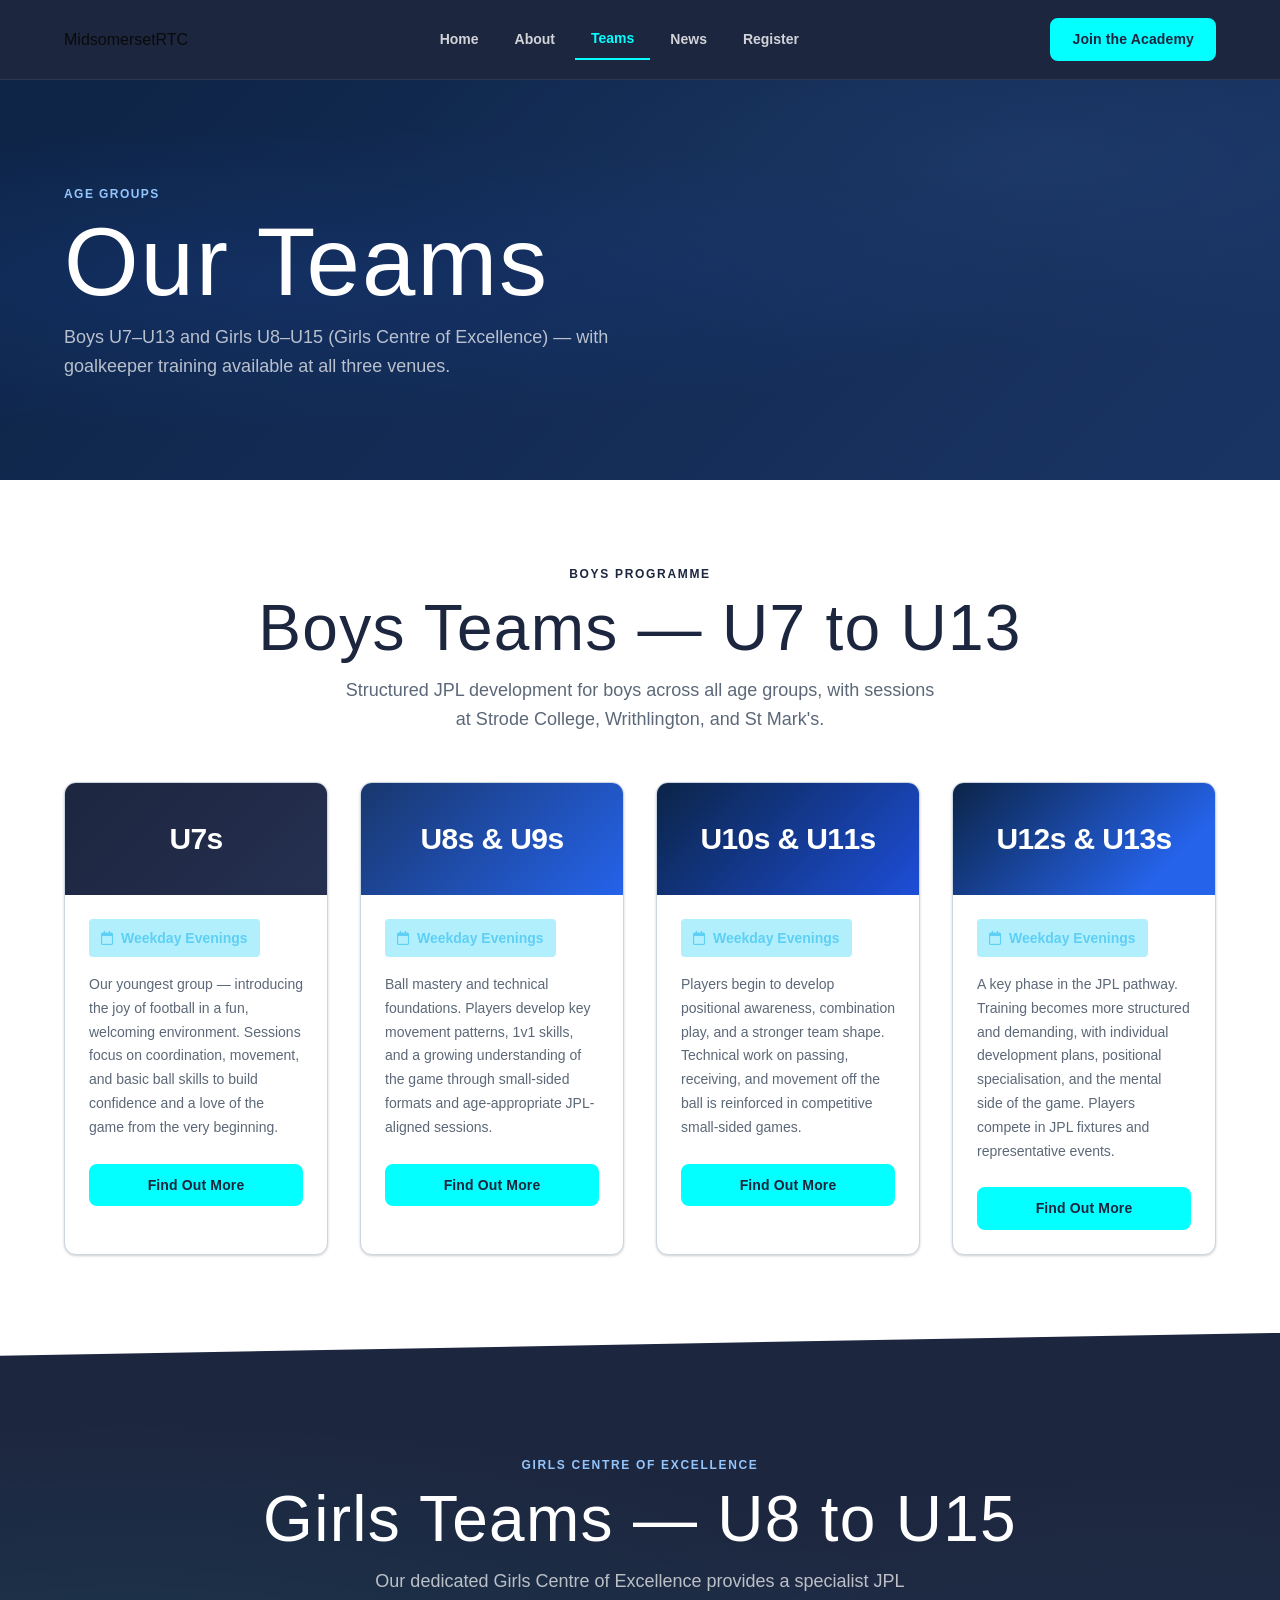
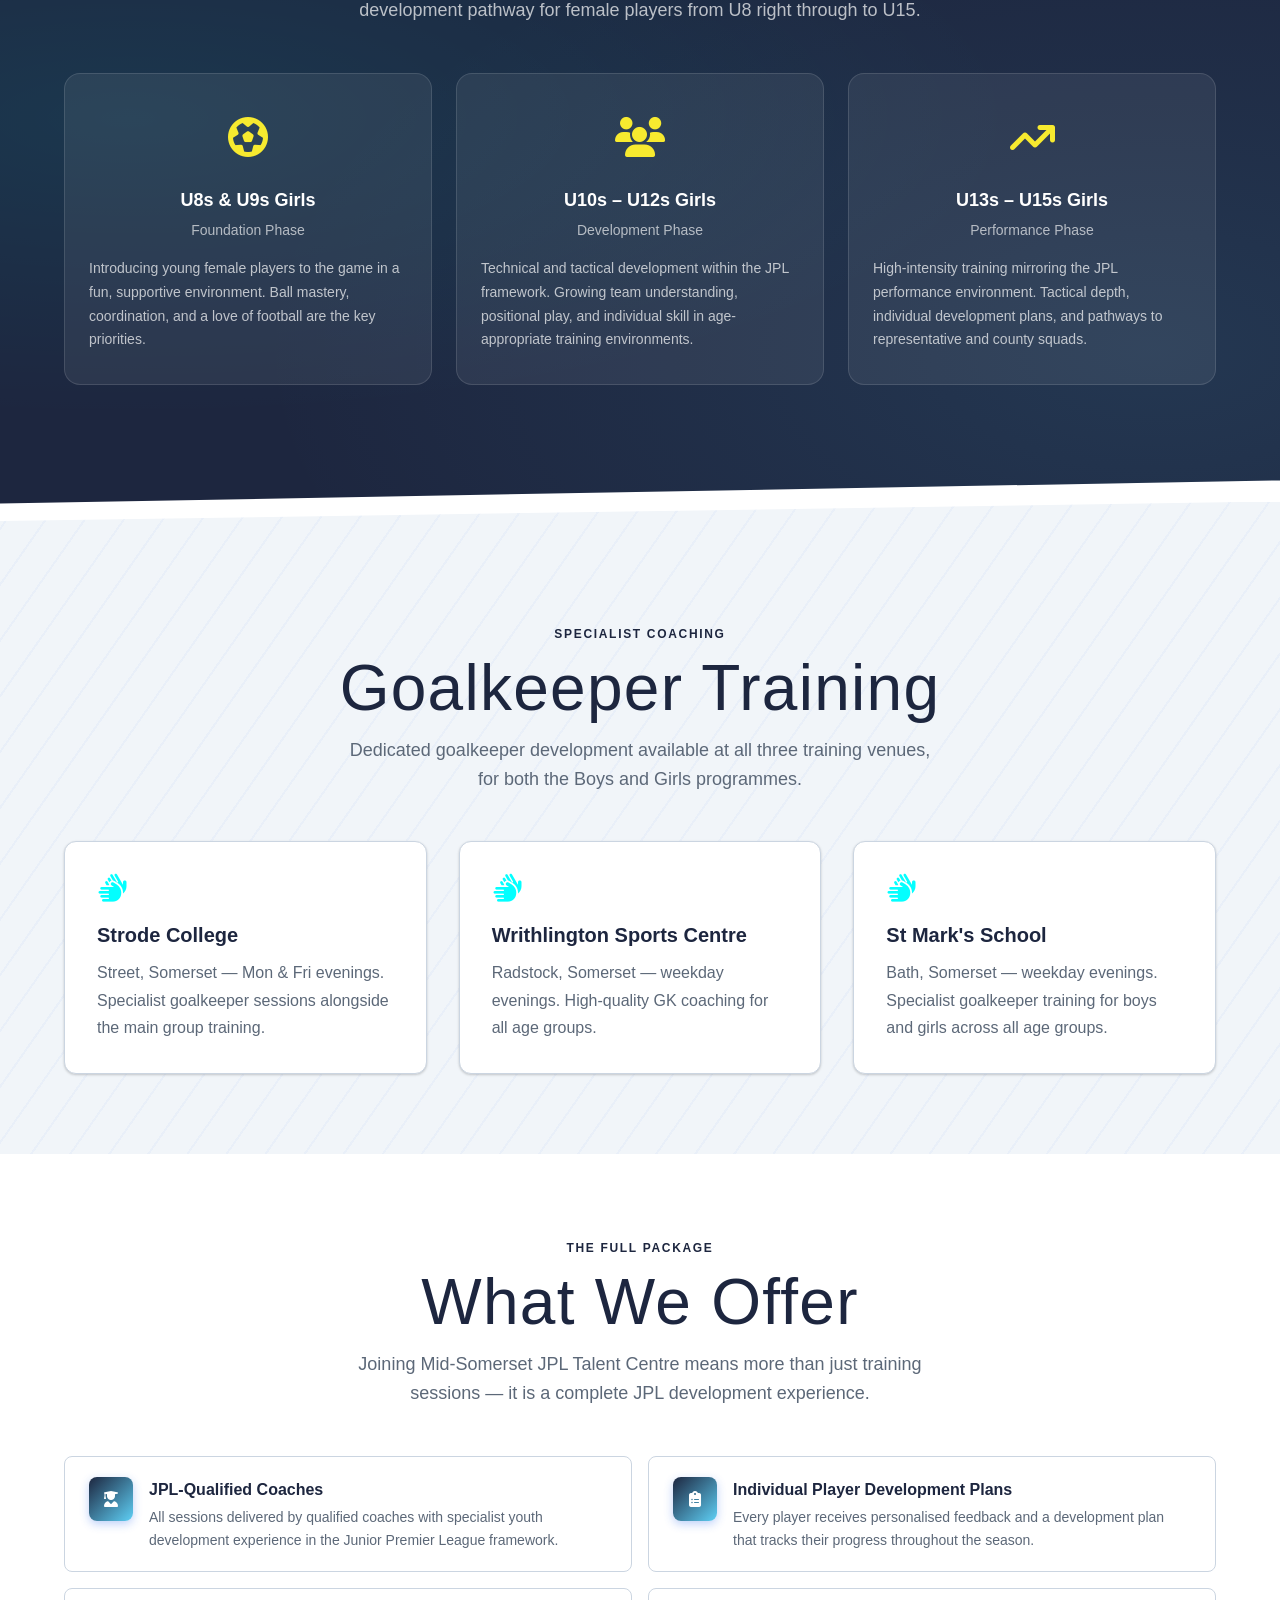
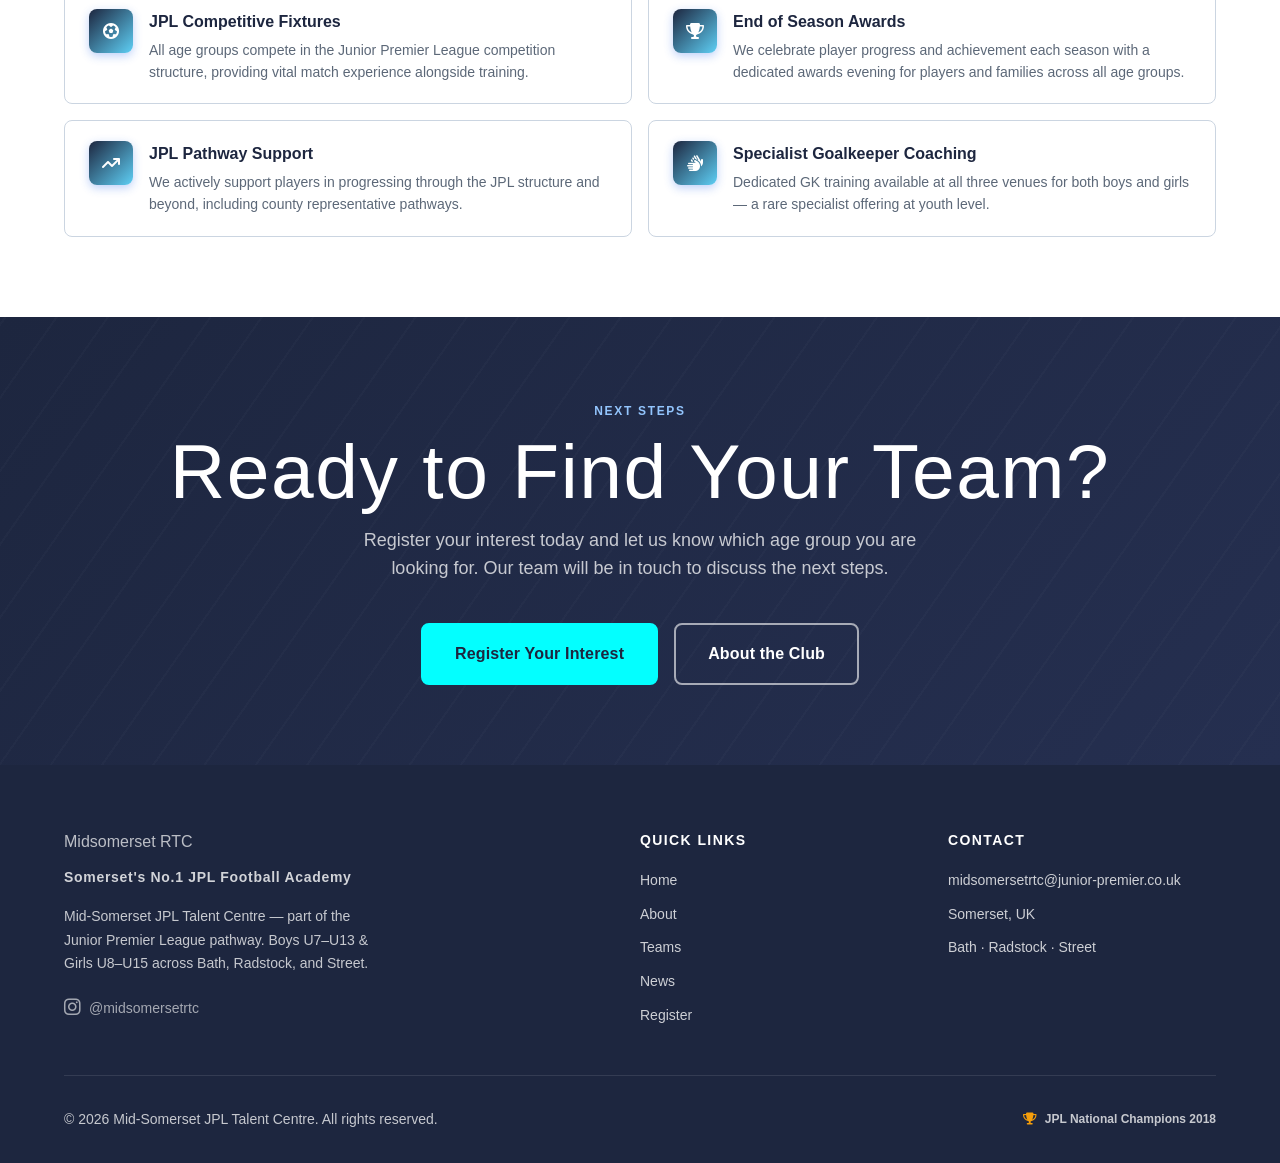
<file: teams.html>
<!DOCTYPE html>
<html lang="en">
<head>
  <meta charset="UTF-8" />
  <meta name="viewport" content="width=device-width, initial-scale=1.0" />
  <meta name="description" content="Explore the Mid-Somerset JPL Talent Centre age groups — Boys U7–U13 and Girls U8–U15 (Girls Centre of Excellence). Goalkeeper training at all venues." />
  <title>Our Teams — Mid-Somerset JPL Talent Centre</title>
  <link rel="stylesheet" href="https://cdnjs.cloudflare.com/ajax/libs/font-awesome/6.5.0/css/all.min.css" />
  <link rel="stylesheet" href="styles.css" />
</head>
<body>

  <!-- ===================== NAVBAR ===================== -->
  <header>
    <nav class="navbar" role="navigation" aria-label="Main navigation">
      <div class="navbar__inner">
        <a href="index.html" class="navbar__logo">Midsomerset <span>RTC</span></a>

        <ul class="navbar__nav" role="list">
          <li><a href="index.html"   class="navbar__link">Home</a></li>
          <li><a href="about.html"   class="navbar__link">About</a></li>
          <li><a href="teams.html"   class="navbar__link">Teams</a></li>
          <li><a href="news.html"    class="navbar__link">News</a></li>
          <li><a href="contact.html" class="navbar__link">Register</a></li>
        </ul>

        <div class="navbar__cta">
          <a href="contact.html" class="btn-primary btn-sm btn-pulse">Join the Academy</a>
        </div>

        <button
          class="navbar__hamburger"
          aria-label="Toggle mobile menu"
          aria-expanded="false"
          aria-controls="mobile-menu"
        >
          <span></span>
          <span></span>
          <span></span>
        </button>
      </div>
    </nav>

    <div id="mobile-menu" class="navbar__mobile-menu" role="menu">
      <a href="index.html"   class="navbar__link" role="menuitem">Home</a>
      <a href="about.html"   class="navbar__link" role="menuitem">About</a>
      <a href="teams.html"   class="navbar__link" role="menuitem">Teams</a>
      <a href="news.html"    class="navbar__link" role="menuitem">News</a>
      <a href="contact.html" class="navbar__link" role="menuitem">Register</a>
      <a href="contact.html" class="btn-primary">Join the Academy</a>
    </div>
  </header>

  <main>

    <!-- ===================== PAGE HERO ===================== -->
    <section class="page-hero" aria-label="Our Teams">
      <div class="page-hero__bg"></div>
      <div class="hero__mesh" style="opacity:0.6;"></div>
      <div class="container">
        <div class="page-hero__content">
          <span class="page-hero__label">Age Groups</span>
          <h1 class="page-hero__title">Our Teams</h1>
          <p class="page-hero__subtitle">
            Boys U7–U13 and Girls U8–U15 (Girls Centre of Excellence) — with goalkeeper
            training available at all three venues.
          </p>
        </div>
      </div>
    </section>

    <!-- ===================== BOYS AGE GROUPS ===================== -->
    <section class="section" id="boys">
      <div class="container">
        <div class="text-center" style="margin-bottom: var(--space-12);">
          <span class="section-label">Boys Programme</span>
          <h2 class="section-title gradient-text">Boys Teams — U7 to U13</h2>
          <p class="section-subtitle">
            Structured JPL development for boys across all age groups, with sessions at
            Strode College, Writhlington, and St Mark's.
          </p>
        </div>

        <div class="grid-4" style="gap: var(--space-8);">

          <div class="team-card">
            <div class="team-card__header">
              <div class="team-card__age">U7s</div>
            </div>
            <div class="team-card__body">
              <div class="team-card__training">
                <i class="fa-regular fa-calendar" aria-hidden="true"></i> Weekday Evenings
              </div>
              <p class="team-card__desc">
                Our youngest group — introducing the joy of football in a fun, welcoming environment.
                Sessions focus on coordination, movement, and basic ball skills to build confidence
                and a love of the game from the very beginning.
              </p>
              <a href="contact.html" class="btn-primary btn-sm" style="width: 100%; text-align: center;">Find Out More</a>
            </div>
          </div>

          <div class="team-card">
            <div class="team-card__header" style="background: linear-gradient(135deg, #19376D, #2563EB);">
              <div class="team-card__age">U8s &amp; U9s</div>
            </div>
            <div class="team-card__body">
              <div class="team-card__training">
                <i class="fa-regular fa-calendar" aria-hidden="true"></i> Weekday Evenings
              </div>
              <p class="team-card__desc">
                Ball mastery and technical foundations. Players develop key movement patterns,
                1v1 skills, and a growing understanding of the game through small-sided formats
                and age-appropriate JPL-aligned sessions.
              </p>
              <a href="contact.html" class="btn-primary btn-sm" style="width: 100%; text-align: center;">Find Out More</a>
            </div>
          </div>

          <div class="team-card">
            <div class="team-card__header" style="background: linear-gradient(135deg, #0B2447, #1d4ed8);">
              <div class="team-card__age">U10s &amp; U11s</div>
            </div>
            <div class="team-card__body">
              <div class="team-card__training">
                <i class="fa-regular fa-calendar" aria-hidden="true"></i> Weekday Evenings
              </div>
              <p class="team-card__desc">
                Players begin to develop positional awareness, combination play, and a stronger
                team shape. Technical work on passing, receiving, and movement off the ball
                is reinforced in competitive small-sided games.
              </p>
              <a href="contact.html" class="btn-primary btn-sm" style="width: 100%; text-align: center;">Find Out More</a>
            </div>
          </div>

          <div class="team-card">
            <div class="team-card__header" style="background: linear-gradient(135deg, #0B2447, #2563EB 80%);">
              <div class="team-card__age">U12s &amp; U13s</div>
            </div>
            <div class="team-card__body">
              <div class="team-card__training">
                <i class="fa-regular fa-calendar" aria-hidden="true"></i> Weekday Evenings
              </div>
              <p class="team-card__desc">
                A key phase in the JPL pathway. Training becomes more structured and demanding,
                with individual development plans, positional specialisation, and the mental side
                of the game. Players compete in JPL fixtures and representative events.
              </p>
              <a href="contact.html" class="btn-primary btn-sm" style="width: 100%; text-align: center;">Find Out More</a>
            </div>
          </div>

        </div>
      </div>
    </section>

    <!-- ===================== GIRLS PROGRAMME ===================== -->
    <section class="locations-section" id="girls" aria-label="Girls Centre of Excellence" style="clip-path: polygon(0 3%, 100% 0%, 100% 97%, 0% 100%); margin-top:-2px; padding-top: calc(var(--space-20) + 3vw); padding-bottom: calc(var(--space-20) + 3vw);">
      <div class="container">
        <div class="text-center" style="margin-bottom: var(--space-12);">
          <span class="section-label" style="color:#93c5fd;">Girls Centre of Excellence</span>
          <h2 class="section-title" style="color:#fff;">Girls Teams — U8 to U15</h2>
          <p class="section-subtitle" style="color:rgba(255,255,255,0.7);">
            Our dedicated Girls Centre of Excellence provides a specialist JPL development
            pathway for female players from U8 right through to U15.
          </p>
        </div>

        <div class="grid-3" style="gap: var(--space-6);">

          <div class="location-card" style="text-align:left;">
            <div class="location-card__icon" style="text-align:center;"><i class="fa-solid fa-futbol"></i></div>
            <div class="location-card__venue" style="text-align:center;">U8s &amp; U9s Girls</div>
            <div class="location-card__town" style="text-align:center;">Foundation Phase</div>
            <div style="color:rgba(255,255,255,0.7); font-size:var(--font-size-sm); line-height:1.7; margin-top:var(--space-4);">
              Introducing young female players to the game in a fun, supportive environment.
              Ball mastery, coordination, and a love of football are the key priorities.
            </div>
          </div>

          <div class="location-card" style="text-align:left;">
            <div class="location-card__icon" style="text-align:center;"><i class="fa-solid fa-users"></i></div>
            <div class="location-card__venue" style="text-align:center;">U10s – U12s Girls</div>
            <div class="location-card__town" style="text-align:center;">Development Phase</div>
            <div style="color:rgba(255,255,255,0.7); font-size:var(--font-size-sm); line-height:1.7; margin-top:var(--space-4);">
              Technical and tactical development within the JPL framework. Growing team understanding,
              positional play, and individual skill in age-appropriate training environments.
            </div>
          </div>

          <div class="location-card" style="text-align:left;">
            <div class="location-card__icon" style="text-align:center;"><i class="fa-solid fa-arrow-trend-up"></i></div>
            <div class="location-card__venue" style="text-align:center;">U13s – U15s Girls</div>
            <div class="location-card__town" style="text-align:center;">Performance Phase</div>
            <div style="color:rgba(255,255,255,0.7); font-size:var(--font-size-sm); line-height:1.7; margin-top:var(--space-4);">
              High-intensity training mirroring the JPL performance environment. Tactical depth,
              individual development plans, and pathways to representative and county squads.
            </div>
          </div>

        </div>
      </div>
    </section>

    <!-- ===================== GOALKEEPER TRAINING ===================== -->
    <section class="section section--striped" id="goalkeepers" style="clip-path: polygon(0 3%, 100% 0%, 100% 100%, 0% 100%); margin-top:-2px; padding-top: calc(var(--space-20) + 3vw);">
      <div class="container">
        <div style="max-width:800px; margin-inline:auto; text-align:center;">
          <span class="section-label">Specialist Coaching</span>
          <h2 class="section-title gradient-text">Goalkeeper Training</h2>
          <p class="section-subtitle" style="margin-inline:auto;">
            Dedicated goalkeeper development available at all three training venues, for both the Boys and Girls programmes.
          </p>
        </div>

        <div class="grid-3">
          <div class="card">
            <div class="card__icon"><i class="fa-solid fa-hands"></i></div>
            <h3 class="card__title">Strode College</h3>
            <p class="card__text">Street, Somerset — Mon &amp; Fri evenings. Specialist goalkeeper sessions alongside the main group training.</p>
          </div>
          <div class="card">
            <div class="card__icon"><i class="fa-solid fa-hands"></i></div>
            <h3 class="card__title">Writhlington Sports Centre</h3>
            <p class="card__text">Radstock, Somerset — weekday evenings. High-quality GK coaching for all age groups.</p>
          </div>
          <div class="card">
            <div class="card__icon"><i class="fa-solid fa-hands"></i></div>
            <h3 class="card__title">St Mark's School</h3>
            <p class="card__text">Bath, Somerset — weekday evenings. Specialist goalkeeper training for boys and girls across all age groups.</p>
          </div>
        </div>
      </div>
    </section>

    <!-- ===================== WHAT WE OFFER ===================== -->
    <section class="section" id="offer">
      <div class="container">
        <div class="text-center" style="margin-bottom: var(--space-12);">
          <span class="section-label">The Full Package</span>
          <h2 class="section-title gradient-text">What We Offer</h2>
          <p class="section-subtitle">
            Joining Mid-Somerset JPL Talent Centre means more than just training sessions — it is a complete
            JPL development experience.
          </p>
        </div>

        <div class="offer-list">

          <div class="offer-item">
            <div class="offer-item__icon" aria-hidden="true"><i class="fa-solid fa-user-graduate"></i></div>
            <div>
              <div class="offer-item__text">JPL-Qualified Coaches</div>
              <div class="offer-item__sub">All sessions delivered by qualified coaches with specialist youth development experience in the Junior Premier League framework.</div>
            </div>
          </div>

          <div class="offer-item">
            <div class="offer-item__icon" aria-hidden="true"><i class="fa-solid fa-clipboard-list"></i></div>
            <div>
              <div class="offer-item__text">Individual Player Development Plans</div>
              <div class="offer-item__sub">Every player receives personalised feedback and a development plan that tracks their progress throughout the season.</div>
            </div>
          </div>

          <div class="offer-item">
            <div class="offer-item__icon" aria-hidden="true"><i class="fa-solid fa-futbol"></i></div>
            <div>
              <div class="offer-item__text">JPL Competitive Fixtures</div>
              <div class="offer-item__sub">All age groups compete in the Junior Premier League competition structure, providing vital match experience alongside training.</div>
            </div>
          </div>

          <div class="offer-item">
            <div class="offer-item__icon" aria-hidden="true"><i class="fa-solid fa-trophy"></i></div>
            <div>
              <div class="offer-item__text">End of Season Awards</div>
              <div class="offer-item__sub">We celebrate player progress and achievement each season with a dedicated awards evening for players and families across all age groups.</div>
            </div>
          </div>

          <div class="offer-item">
            <div class="offer-item__icon" aria-hidden="true"><i class="fa-solid fa-arrow-trend-up"></i></div>
            <div>
              <div class="offer-item__text">JPL Pathway Support</div>
              <div class="offer-item__sub">We actively support players in progressing through the JPL structure and beyond, including county representative pathways.</div>
            </div>
          </div>

          <div class="offer-item">
            <div class="offer-item__icon" aria-hidden="true"><i class="fa-solid fa-hands"></i></div>
            <div>
              <div class="offer-item__text">Specialist Goalkeeper Coaching</div>
              <div class="offer-item__sub">Dedicated GK training available at all three venues for both boys and girls — a rare specialist offering at youth level.</div>
            </div>
          </div>

        </div>
      </div>
    </section>

    <!-- ===================== CTA STRIP ===================== -->
    <section class="cta-strip" aria-label="Register interest">
      <div class="container">
        <div class="cta-strip__content">
          <span class="section-label" style="color: #93c5fd;">Next Steps</span>
          <h2 class="cta-strip__title">Ready to Find Your Team?</h2>
          <p class="cta-strip__text">
            Register your interest today and let us know which age group you are looking for.
            Our team will be in touch to discuss the next steps.
          </p>
          <div class="cta-strip__buttons">
            <a href="contact.html" class="btn-primary btn-pulse">Register Your Interest</a>
            <a href="about.html"   class="btn-outline">About the Club</a>
          </div>
        </div>
      </div>
    </section>

  </main>

  <!-- ===================== FOOTER ===================== -->
  <footer class="footer" role="contentinfo">
    <div class="container">
      <div class="footer__top">
        <div class="footer__brand">
          <div class="footer__logo">Midsomerset <span>RTC</span></div>
          <div class="footer__tagline">Somerset's No.1 JPL Football Academy</div>
          <p class="footer__desc">
            Mid-Somerset JPL Talent Centre — part of the Junior Premier League pathway.
            Boys U7–U13 &amp; Girls U8–U15 across Bath, Radstock, and Street.
          </p>
          <div style="margin-top:var(--space-5);">
            <a href="https://instagram.com/midsomersetrtc" target="_blank" rel="noopener" style="display:inline-flex; align-items:center; gap:var(--space-2); color:rgba(255,255,255,0.6); font-size:var(--font-size-sm); text-decoration:none;" aria-label="Follow @midsomersetrtc on Instagram">
              <i class="fa-brands fa-instagram" style="font-size:1.2rem;"></i>
              @midsomersetrtc
            </a>
          </div>
        </div>

        <div>
          <div class="footer__nav-title">Quick Links</div>
          <ul class="footer__nav-links" role="list">
            <li><a href="index.html"   class="footer__nav-link">Home</a></li>
            <li><a href="about.html"   class="footer__nav-link">About</a></li>
            <li><a href="teams.html"   class="footer__nav-link">Teams</a></li>
            <li><a href="news.html"    class="footer__nav-link">News</a></li>
            <li><a href="contact.html" class="footer__nav-link">Register</a></li>
          </ul>
        </div>

        <div>
          <div class="footer__nav-title">Contact</div>
          <ul class="footer__nav-links" role="list">
            <li><a href="mailto:midsomersetrtc@junior-premier.co.uk" class="footer__nav-link">midsomersetrtc@junior-premier.co.uk</a></li>
            <li><span class="footer__nav-link" style="cursor: default;">Somerset, UK</span></li>
            <li><span class="footer__nav-link" style="cursor: default;">Bath · Radstock · Street</span></li>
          </ul>
        </div>
      </div>

      <div class="footer__bottom">
        <p class="footer__copy">&copy; 2026 Mid-Somerset JPL Talent Centre. All rights reserved.</p>
        <span class="footer__badge"><i class="fa-solid fa-trophy" style="color:#F59E0B;"></i> JPL National Champions 2018</span>
      </div>
    </div>
  </footer>

  <script src="script.js"></script>
</body>
</html>
</file>
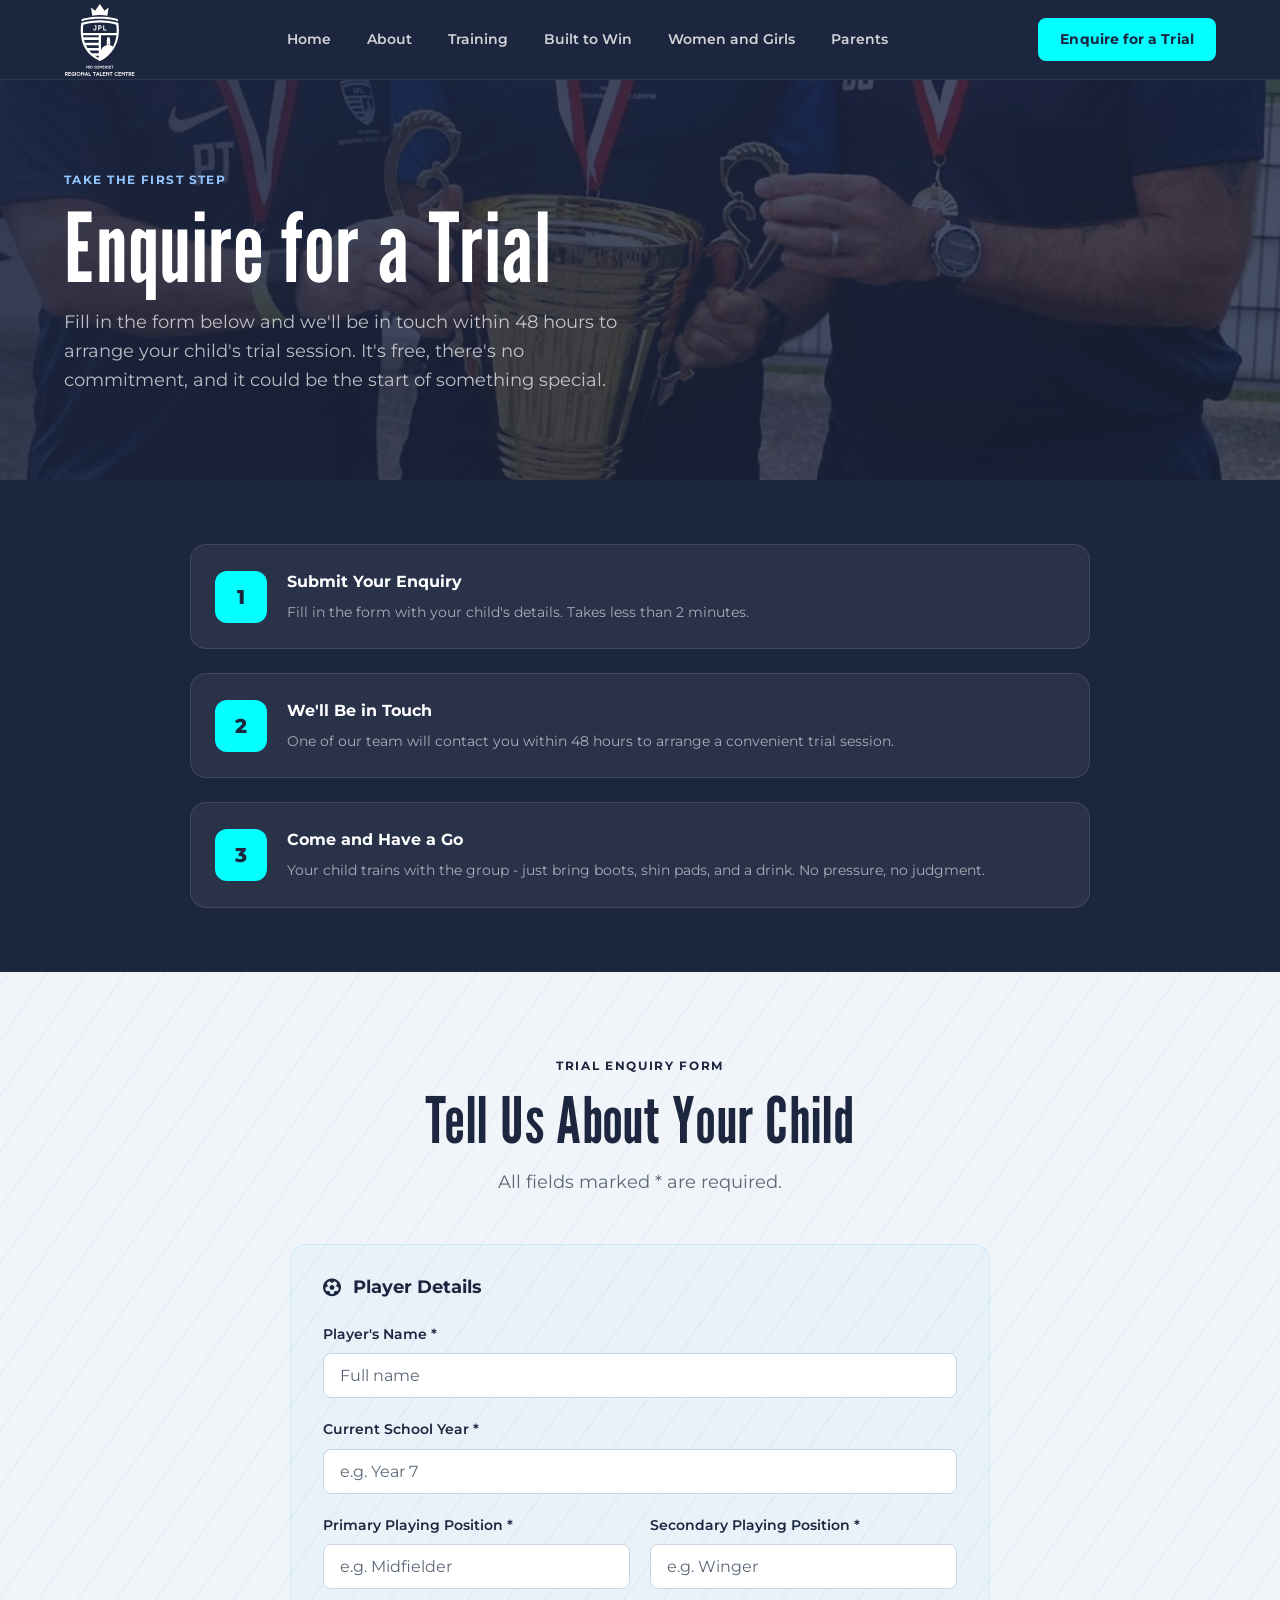
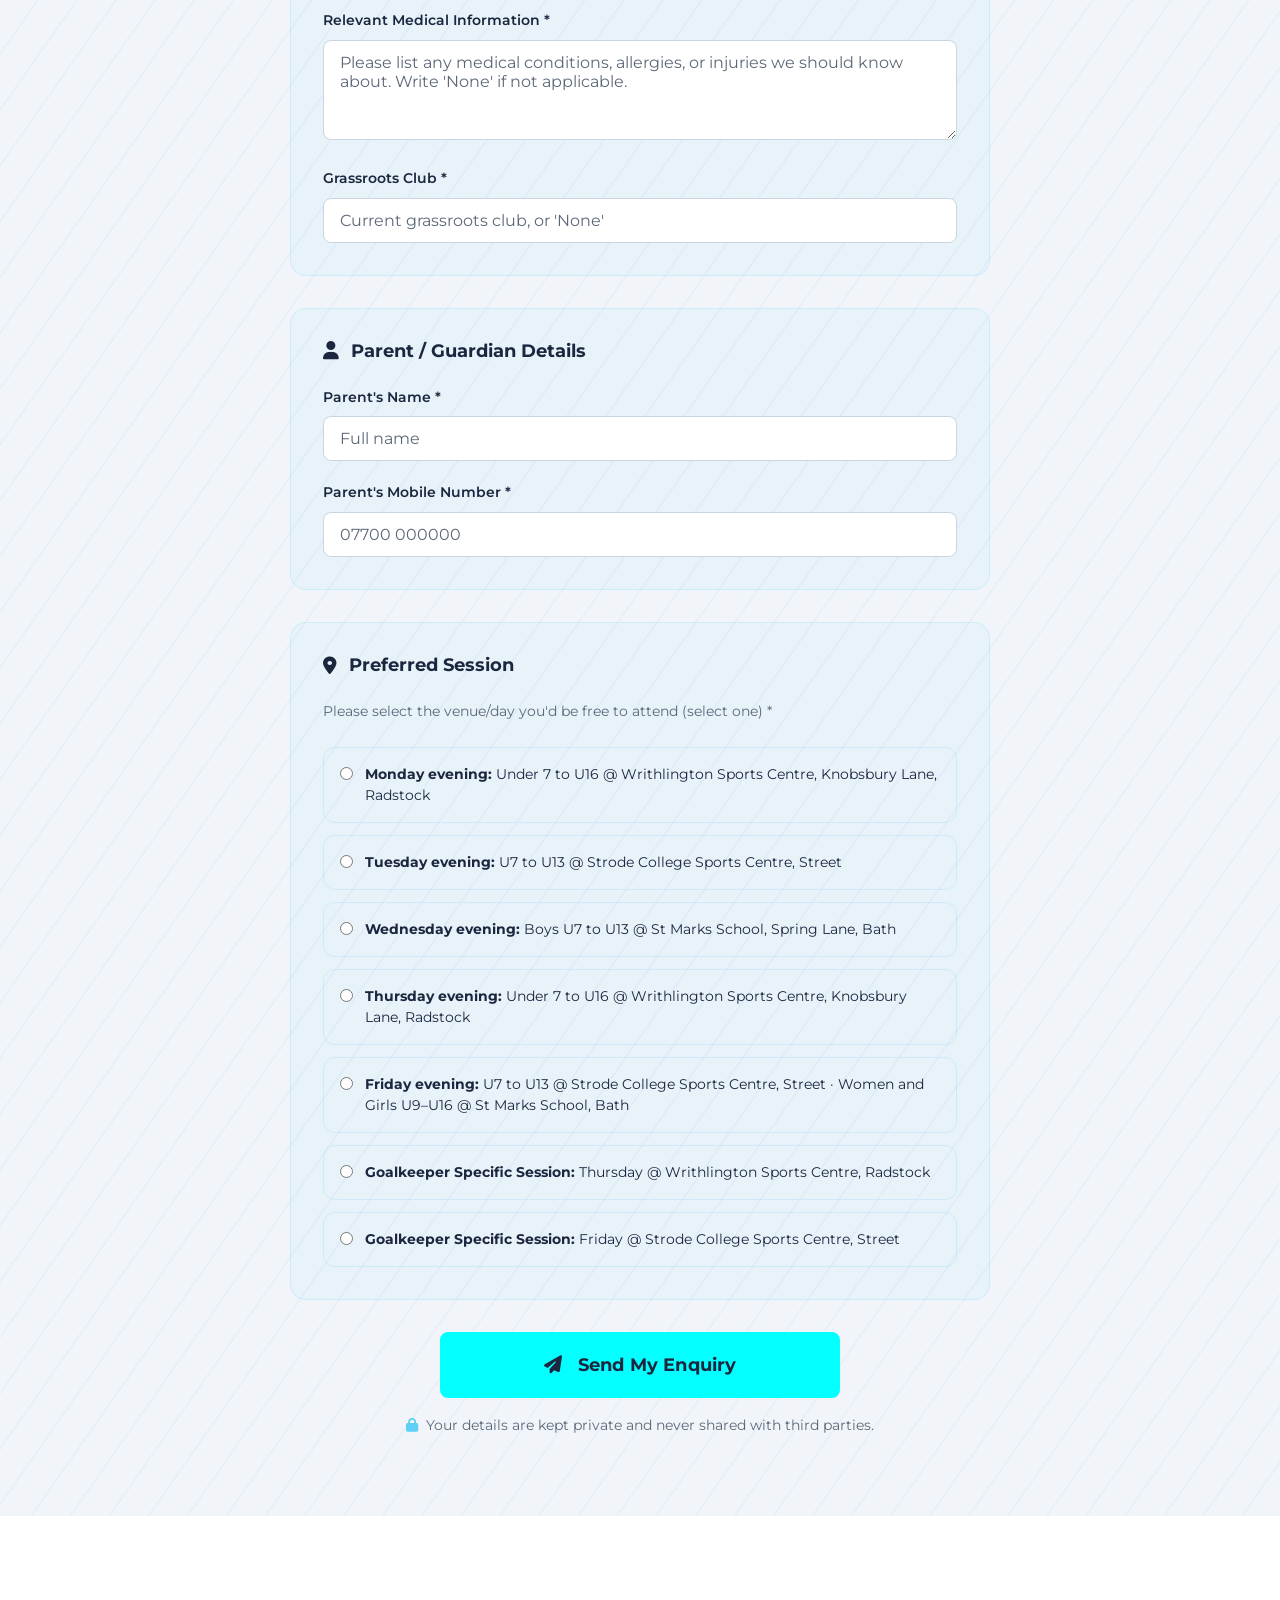
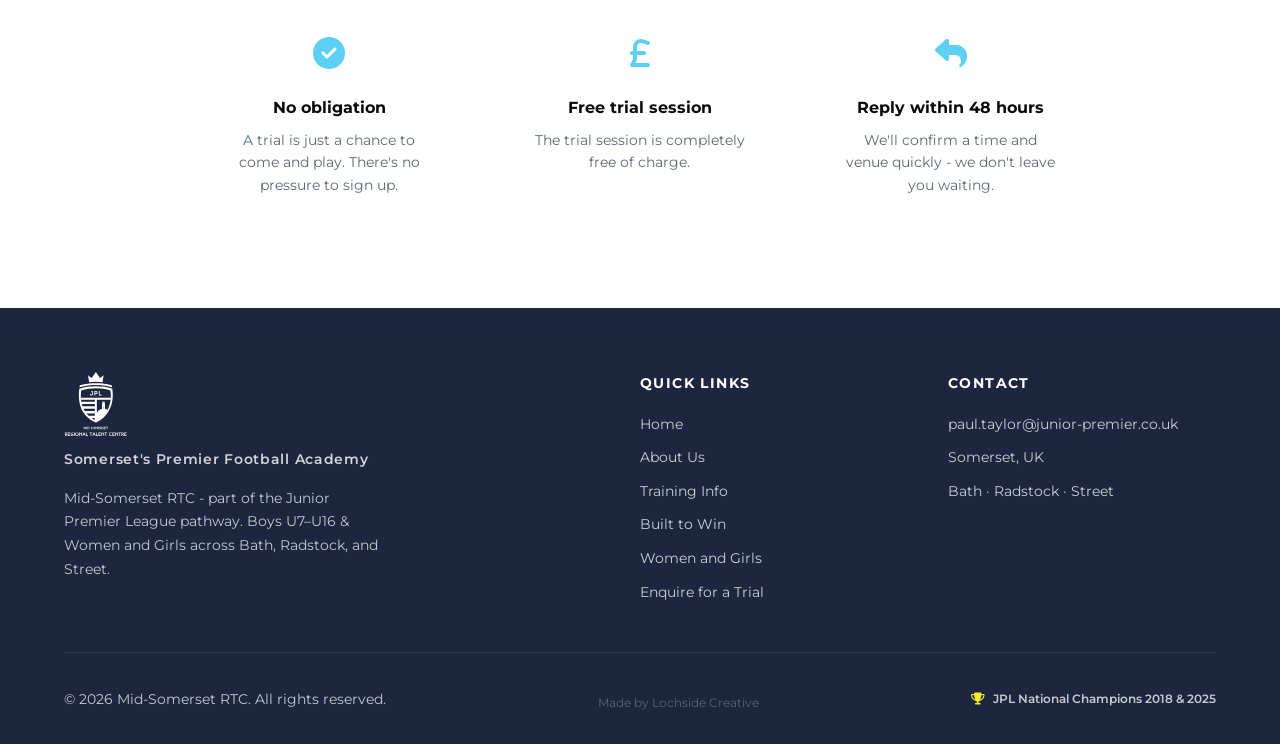
<file: trial.html>
<!DOCTYPE html>
<html lang="en">
<head>
  <meta charset="UTF-8" />
  <meta name="viewport" content="width=device-width, initial-scale=1.0" />
  <meta name="description" content="Enquire for a trial at Mid-Somerset RTC - Somerset's premier JPL Football Academy for boys and girls U7–U16. Fill in the form and we'll be in touch." />
  <title>Enquire for a Trial - Mid-Somerset RTC</title>
  <link rel="preconnect" href="https://fonts.googleapis.com">
  <link rel="preconnect" href="https://fonts.gstatic.com" crossorigin>
  <link rel="stylesheet" href="https://fonts.googleapis.com/css2?family=League+Gothic&family=Montserrat:wght@400;600;700;800&display=swap">
  <link rel="stylesheet" href="https://cdnjs.cloudflare.com/ajax/libs/font-awesome/6.5.0/css/all.min.css" />
  <link rel="stylesheet" href="styles.css" />
</head>
<body>

  <!-- NAVBAR -->
  <header>
    <nav class="navbar" role="navigation" aria-label="Main navigation">
      <div class="navbar__inner">
        <a href="index.html" class="navbar__logo">
          <img src="assets/JPL_MS_RTC_Mono_White.svg" alt="Mid-Somerset RTC" class="navbar__logo-img">
        </a>
        <ul class="navbar__nav" role="list">
          <li><a href="index.html"     class="navbar__link">Home</a></li>
          <li><a href="about.html"     class="navbar__link">About</a></li>
          <li><a href="training.html"  class="navbar__link">Training</a></li>
          <li><a href="successes.html" class="navbar__link">Built to Win</a></li>
          <li><a href="girls.html"     class="navbar__link">Women and Girls</a></li>
          <li><a href="parents.html"   class="navbar__link">Parents</a></li>
        </ul>
        <div class="navbar__cta">
          <a href="trial.html" class="btn-primary btn-sm btn-pulse">Enquire for a Trial</a>
        </div>
        <button class="navbar__hamburger" aria-label="Toggle mobile menu" aria-expanded="false" aria-controls="mobile-menu">
          <span></span><span></span><span></span>
        </button>
      </div>
    </nav>
    <div id="mobile-menu" class="navbar__mobile-menu">
      <a href="index.html"     class="navbar__link">Home</a>
      <a href="about.html"     class="navbar__link">About</a>
      <a href="training.html"  class="navbar__link">Training</a>
      <a href="successes.html" class="navbar__link">Built to Win</a>
      <a href="girls.html"     class="navbar__link">Women and Girls</a>
      <a href="parents.html"   class="navbar__link">Parents</a>
      <a href="trial.html" class="btn-primary">Enquire for a Trial</a>
    </div>
  </header>

  <main>

    <!-- PAGE HERO -->
    <section class="page-hero" aria-label="Enquire for a Trial">
      <div class="page-hero__bg" style="background: linear-gradient(135deg, rgba(29,38,63,0.90) 0%, rgba(29,38,63,0.75) 100%), url('assets/images/coaches-trophy.jpg') center 75%/cover no-repeat;"></div>
      <div class="container">
        <div class="page-hero__content">
          <span class="page-hero__label">Take the First Step</span>
          <h1 class="page-hero__title">Enquire for a Trial</h1>
          <p class="page-hero__subtitle">Fill in the form below and we'll be in touch within 48 hours to arrange your child's trial session. It's free, there's no commitment, and it could be the start of something special.</p>
        </div>
      </div>
    </section>

    <!-- HOW IT WORKS -->
    <section class="section section--dark" style="padding-block: var(--space-16);">
      <div class="container">
        <div style="display: grid; grid-template-columns: 1fr; gap: var(--space-6); max-width: 900px; margin-inline: auto;">
          <div style="display: flex; gap: var(--space-5); align-items: center; background: rgba(255,255,255,0.06); border: 1px solid rgba(255,255,255,0.1); border-radius: var(--radius-xl); padding: var(--space-6);">
            <div style="width: 52px; height: 52px; background: var(--color-teal); border-radius: var(--radius-lg); display: flex; align-items: center; justify-content: center; flex-shrink: 0; color: var(--color-navy-deep); font-weight: 800; font-size: var(--font-size-xl);">1</div>
            <div>
              <strong style="color: #fff; display: block; margin-bottom: var(--space-1);">Submit Your Enquiry</strong>
              <span style="color: rgba(255,255,255,0.6); font-size: var(--font-size-sm);">Fill in the form with your child's details. Takes less than 2 minutes.</span>
            </div>
          </div>
          <div style="display: flex; gap: var(--space-5); align-items: center; background: rgba(255,255,255,0.06); border: 1px solid rgba(255,255,255,0.1); border-radius: var(--radius-xl); padding: var(--space-6);">
            <div style="width: 52px; height: 52px; background: var(--color-teal); border-radius: var(--radius-lg); display: flex; align-items: center; justify-content: center; flex-shrink: 0; color: var(--color-navy-deep); font-weight: 800; font-size: var(--font-size-xl);">2</div>
            <div>
              <strong style="color: #fff; display: block; margin-bottom: var(--space-1);">We'll Be in Touch</strong>
              <span style="color: rgba(255,255,255,0.6); font-size: var(--font-size-sm);">One of our team will contact you within 48 hours to arrange a convenient trial session.</span>
            </div>
          </div>
          <div style="display: flex; gap: var(--space-5); align-items: center; background: rgba(255,255,255,0.06); border: 1px solid rgba(255,255,255,0.1); border-radius: var(--radius-xl); padding: var(--space-6);">
            <div style="width: 52px; height: 52px; background: var(--color-teal); border-radius: var(--radius-lg); display: flex; align-items: center; justify-content: center; flex-shrink: 0; color: var(--color-navy-deep); font-weight: 800; font-size: var(--font-size-xl);">3</div>
            <div>
              <strong style="color: #fff; display: block; margin-bottom: var(--space-1);">Come and Have a Go</strong>
              <span style="color: rgba(255,255,255,0.6); font-size: var(--font-size-sm);">Your child trains with the group - just bring boots, shin pads, and a drink. No pressure, no judgment.</span>
            </div>
          </div>
        </div>
      </div>
    </section>

    <!-- FORM SECTION -->
    <section class="section section--striped" id="form">
      <div class="container">
        <div style="display: grid; grid-template-columns: 1fr; gap: var(--space-16); align-items: start; max-width: 1100px; margin-inline: auto;">

          <!-- FORM -->
          <div>
            <div class="text-center" style="margin-bottom: var(--space-12);">
              <span class="section-label">Trial Enquiry Form</span>
              <h2 class="section-title gradient-text">Tell Us About Your Child</h2>
              <p class="section-subtitle">All fields marked * are required.</p>
            </div>

            <form id="trial-form" class="contact-form" action="https://formspree.io/f/maqgzabp" method="POST" novalidate style="max-width: 700px; margin-inline: auto;">
              <input type="hidden" name="_subject" value="New Trial Enquiry - Mid-Somerset RTC">

              <!-- PLAYER DETAILS -->
              <div style="background: rgba(94,207,245,0.06); border: 1px solid rgba(94,207,245,0.2); border-radius: var(--radius-xl); padding: var(--space-8); margin-bottom: var(--space-8);">
                <h3 style="font-size: var(--font-size-lg); font-weight: 700; color: var(--color-navy-deep); margin-bottom: var(--space-6); display: flex; align-items: center; gap: var(--space-3);">
                  <i class="fa-solid fa-futbol" style="color: var(--color-navy-deep);"></i> Player Details
                </h3>

                <div class="form-group" style="margin-bottom: var(--space-5);">
                  <label class="form-label" for="player-name">Player's Name *</label>
                  <input class="form-input" type="text" id="player-name" name="player_name" placeholder="Full name" required autocomplete="name">
                </div>

                <div class="form-group" style="margin-bottom: var(--space-5);">
                  <label class="form-label" for="school-year">Current School Year *</label>
                  <input class="form-input" type="text" id="school-year" name="school_year" placeholder="e.g. Year 7" required>
                </div>

                <div style="display: grid; grid-template-columns: 1fr 1fr; gap: var(--space-5); margin-bottom: var(--space-5);">
                  <div class="form-group">
                    <label class="form-label" for="position-primary">Primary Playing Position *</label>
                    <input class="form-input" type="text" id="position-primary" name="position_primary" placeholder="e.g. Midfielder" required>
                  </div>
                  <div class="form-group">
                    <label class="form-label" for="position-secondary">Secondary Playing Position *</label>
                    <input class="form-input" type="text" id="position-secondary" name="position_secondary" placeholder="e.g. Winger" required>
                  </div>
                </div>

                <div class="form-group" style="margin-bottom: var(--space-5);">
                  <label class="form-label" for="medical">Relevant Medical Information *</label>
                  <textarea class="form-input form-textarea" id="medical" name="medical" rows="3" placeholder="Please list any medical conditions, allergies, or injuries we should know about. Write 'None' if not applicable." required></textarea>
                </div>

                <div class="form-group">
                  <label class="form-label" for="grassroots-club">Grassroots Club *</label>
                  <input class="form-input" type="text" id="grassroots-club" name="grassroots_club" placeholder="Current grassroots club, or 'None'" required>
                </div>
              </div>

              <!-- PARENT DETAILS -->
              <div style="background: rgba(94,207,245,0.06); border: 1px solid rgba(94,207,245,0.2); border-radius: var(--radius-xl); padding: var(--space-8); margin-bottom: var(--space-8);">
                <h3 style="font-size: var(--font-size-lg); font-weight: 700; color: var(--color-navy-deep); margin-bottom: var(--space-6); display: flex; align-items: center; gap: var(--space-3);">
                  <i class="fa-solid fa-user" style="color: var(--color-navy-deep);"></i> Parent / Guardian Details
                </h3>

                <div class="form-group" style="margin-bottom: var(--space-5);">
                  <label class="form-label" for="parent-name">Parent's Name *</label>
                  <input class="form-input" type="text" id="parent-name" name="parent_name" placeholder="Full name" required autocomplete="name">
                </div>

                <div class="form-group">
                  <label class="form-label" for="phone">Parent's Mobile Number *</label>
                  <input class="form-input" type="tel" id="phone" name="phone" placeholder="07700 000000" required autocomplete="tel">
                </div>
              </div>

              <!-- VENUE -->
              <div style="background: rgba(94,207,245,0.06); border: 1px solid rgba(94,207,245,0.2); border-radius: var(--radius-xl); padding: var(--space-8); margin-bottom: var(--space-8);">
                <h3 style="font-size: var(--font-size-lg); font-weight: 700; color: var(--color-navy-deep); margin-bottom: var(--space-6); display: flex; align-items: center; gap: var(--space-3);">
                  <i class="fa-solid fa-location-dot" style="color: var(--color-navy-deep);"></i> Preferred Session
                </h3>
                <p style="color: var(--color-grey-text); font-size: var(--font-size-sm); margin-bottom: var(--space-6);">Please select the venue/day you'd be free to attend (select one) *</p>

                <div style="display: flex; flex-direction: column; gap: var(--space-3);">
                  <label style="display: flex; align-items: flex-start; gap: var(--space-3); cursor: pointer; padding: var(--space-4); border-radius: var(--radius-lg); border: 1px solid rgba(94,207,245,0.2); transition: background 0.2s;">
                    <input type="radio" name="session" value="monday-writhlington" required style="margin-top: 3px; accent-color: var(--color-teal); flex-shrink: 0;">
                    <span style="color: var(--color-navy-deep); font-size: var(--font-size-sm); line-height: 1.5;"><strong>Monday evening:</strong> Under 7 to U16 @ Writhlington Sports Centre, Knobsbury Lane, Radstock</span>
                  </label>
                  <label style="display: flex; align-items: flex-start; gap: var(--space-3); cursor: pointer; padding: var(--space-4); border-radius: var(--radius-lg); border: 1px solid rgba(94,207,245,0.2); transition: background 0.2s;">
                    <input type="radio" name="session" value="tuesday-strode" style="margin-top: 3px; accent-color: var(--color-teal); flex-shrink: 0;">
                    <span style="color: var(--color-navy-deep); font-size: var(--font-size-sm); line-height: 1.5;"><strong>Tuesday evening:</strong> U7 to U13 @ Strode College Sports Centre, Street</span>
                  </label>
                  <label style="display: flex; align-items: flex-start; gap: var(--space-3); cursor: pointer; padding: var(--space-4); border-radius: var(--radius-lg); border: 1px solid rgba(94,207,245,0.2); transition: background 0.2s;">
                    <input type="radio" name="session" value="wednesday-stmarks" style="margin-top: 3px; accent-color: var(--color-teal); flex-shrink: 0;">
                    <span style="color: var(--color-navy-deep); font-size: var(--font-size-sm); line-height: 1.5;"><strong>Wednesday evening:</strong> Boys U7 to U13 @ St Marks School, Spring Lane, Bath</span>
                  </label>
                  <label style="display: flex; align-items: flex-start; gap: var(--space-3); cursor: pointer; padding: var(--space-4); border-radius: var(--radius-lg); border: 1px solid rgba(94,207,245,0.2); transition: background 0.2s;">
                    <input type="radio" name="session" value="thursday-writhlington" style="margin-top: 3px; accent-color: var(--color-teal); flex-shrink: 0;">
                    <span style="color: var(--color-navy-deep); font-size: var(--font-size-sm); line-height: 1.5;"><strong>Thursday evening:</strong> Under 7 to U16 @ Writhlington Sports Centre, Knobsbury Lane, Radstock</span>
                  </label>
                  <label style="display: flex; align-items: flex-start; gap: var(--space-3); cursor: pointer; padding: var(--space-4); border-radius: var(--radius-lg); border: 1px solid rgba(94,207,245,0.2); transition: background 0.2s;">
                    <input type="radio" name="session" value="friday-strode" style="margin-top: 3px; accent-color: var(--color-teal); flex-shrink: 0;">
                    <span style="color: var(--color-navy-deep); font-size: var(--font-size-sm); line-height: 1.5;"><strong>Friday evening:</strong> U7 to U13 @ Strode College Sports Centre, Street · Women and Girls U9–U16 @ St Marks School, Bath</span>
                  </label>
                  <label style="display: flex; align-items: flex-start; gap: var(--space-3); cursor: pointer; padding: var(--space-4); border-radius: var(--radius-lg); border: 1px solid rgba(94,207,245,0.2); transition: background 0.2s;">
                    <input type="radio" name="session" value="gk-thursday-writhlington" style="margin-top: 3px; accent-color: var(--color-teal); flex-shrink: 0;">
                    <span style="color: var(--color-navy-deep); font-size: var(--font-size-sm); line-height: 1.5;"><strong>Goalkeeper Specific Session:</strong> Thursday @ Writhlington Sports Centre, Radstock</span>
                  </label>
                  <label style="display: flex; align-items: flex-start; gap: var(--space-3); cursor: pointer; padding: var(--space-4); border-radius: var(--radius-lg); border: 1px solid rgba(94,207,245,0.2); transition: background 0.2s;">
                    <input type="radio" name="session" value="gk-friday-strode" style="margin-top: 3px; accent-color: var(--color-teal); flex-shrink: 0;">
                    <span style="color: var(--color-navy-deep); font-size: var(--font-size-sm); line-height: 1.5;"><strong>Goalkeeper Specific Session:</strong> Friday @ Strode College Sports Centre, Street</span>
                  </label>
                </div>
              </div>

              <div style="text-align: center;">
                <button type="submit" class="btn-primary btn-pulse" style="width: 100%; max-width: 400px; font-size: var(--font-size-lg); padding: var(--space-5) var(--space-8);">
                  <i class="fa-solid fa-paper-plane" style="margin-right: var(--space-2);"></i>
                  Send My Enquiry
                </button>
                <p style="margin-top: var(--space-4); font-size: var(--font-size-sm); color: var(--color-grey-text);">
                  <i class="fa-solid fa-lock" style="margin-right: 4px; color: var(--color-blue);"></i>
                  Your details are kept private and never shared with third parties.
                </p>
              </div>

              <!-- Success message -->
              <div id="form-success" style="display: none; background: rgba(3,255,255,0.08); border: 1px solid rgba(3,255,255,0.3); border-radius: var(--radius-xl); padding: var(--space-10); text-align: center; margin-top: var(--space-8);">
                <div style="font-size: 3rem; margin-bottom: var(--space-4); color: var(--color-teal);"><i class="fa-solid fa-circle-check"></i></div>
                <h3 style="font-size: var(--font-size-2xl); font-weight: 800; color: var(--color-navy-deep); margin-bottom: var(--space-3);">Thank You for Filling Out Your Enquiry Form!</h3>
                <p style="color: var(--color-grey-text); line-height: 1.7;">
                  Our coaches will be in touch with you to confirm your trial shortly.
                </p>
              </div>

            </form>
          </div>

        </div>
      </div>
    </section>

    <!-- REASSURANCE -->
    <section class="section" style="margin-top: -var(--space-8);">
      <div class="container">
        <div style="max-width: 900px; margin-inline: auto;">
          <div class="grid-3">
            <div style="text-align: center; padding: var(--space-8);">
              <div style="font-size: 2rem; color: var(--color-blue); margin-bottom: var(--space-4);"><i class="fa-solid fa-circle-check"></i></div>
              <strong style="display: block; margin-bottom: var(--space-2);">No obligation</strong>
              <p style="color: var(--color-grey-text); font-size: var(--font-size-sm); line-height: 1.6;">A trial is just a chance to come and play. There's no pressure to sign up.</p>
            </div>
            <div style="text-align: center; padding: var(--space-8);">
              <div style="font-size: 2rem; color: var(--color-blue); margin-bottom: var(--space-4);"><i class="fa-solid fa-sterling-sign"></i></div>
              <strong style="display: block; margin-bottom: var(--space-2);">Free trial session</strong>
              <p style="color: var(--color-grey-text); font-size: var(--font-size-sm); line-height: 1.6;">The trial session is completely free of charge.</p>
            </div>
            <div style="text-align: center; padding: var(--space-8);">
              <div style="font-size: 2rem; color: var(--color-blue); margin-bottom: var(--space-4);"><i class="fa-solid fa-reply"></i></div>
              <strong style="display: block; margin-bottom: var(--space-2);">Reply within 48 hours</strong>
              <p style="color: var(--color-grey-text); font-size: var(--font-size-sm); line-height: 1.6;">We'll confirm a time and venue quickly - we don't leave you waiting.</p>
            </div>
          </div>
        </div>
      </div>
    </section>

  </main>

  <!-- FOOTER -->
  <footer class="footer" role="contentinfo">
    <div class="container">
      <div class="footer__top">
        <div class="footer__brand">
          <div class="footer__logo"><img src="assets/JPL_MS_RTC_Mono_White.svg" alt="Mid-Somerset RTC" class="footer__logo-img"></div>
          <div class="footer__tagline">Somerset's Premier Football Academy</div>
          <p class="footer__desc">Mid-Somerset RTC - part of the Junior Premier League pathway. Boys U7–U16 &amp; Women and Girls across Bath, Radstock, and Street.</p>
        </div>
        <div>
          <div class="footer__nav-title">Quick Links</div>
          <ul class="footer__nav-links" role="list">
            <li><a href="index.html"     class="footer__nav-link">Home</a></li>
            <li><a href="about.html"     class="footer__nav-link">About Us</a></li>
            <li><a href="training.html"  class="footer__nav-link">Training Info</a></li>
            <li><a href="successes.html" class="footer__nav-link">Built to Win</a></li>
            <li><a href="girls.html"     class="footer__nav-link">Women and Girls</a></li>
            <li><a href="trial.html"     class="footer__nav-link">Enquire for a Trial</a></li>
          </ul>
        </div>
        <div>
          <div class="footer__nav-title">Contact</div>
          <ul class="footer__nav-links" role="list">
            <li><a href="mailto:paul.taylor@junior-premier.co.uk" class="footer__nav-link">paul.taylor@junior-premier.co.uk</a></li>
            <li><span class="footer__nav-link" style="cursor: default;">Somerset, UK</span></li>
            <li><span class="footer__nav-link" style="cursor: default;">Bath · Radstock · Street</span></li>
          </ul>
        </div>
      </div>
      <div class="footer__bottom">
        <p class="footer__copy">&copy; 2026 Mid-Somerset RTC. All rights reserved.</p><a href="https://www.lochsidecreative.com" target="_blank" rel="noopener" class="footer__copy" style="display:block; margin-top: var(--space-2); opacity: 0.4; font-size: var(--font-size-xs); text-decoration: none; color: inherit; transition: opacity 0.2s;">Made by Lochside Creative</a>
        <span class="footer__badge"><i class="fa-solid fa-trophy" style="color: var(--color-gold);"></i> JPL National Champions 2018 &amp; 2025</span>
      </div>
    </div>
  </footer>

  <style>
    .form-group { margin-bottom: 0; }
    .form-label {
      display: block;
      font-size: var(--font-size-sm);
      font-weight: 600;
      color: var(--color-navy-deep);
      margin-bottom: var(--space-2);
    }
    .form-input {
      width: 100%;
      padding: var(--space-3) var(--space-4);
      font-size: var(--font-size-base);
      font-family: var(--font-family);
      border: 1.5px solid var(--color-grey-mid);
      border-radius: var(--radius-md);
      background: var(--color-white);
      color: var(--color-black);
      transition: border-color var(--transition-fast), box-shadow var(--transition-fast);
      outline: none;
      appearance: none;
    }
    .form-input:focus {
      border-color: var(--color-blue);
      box-shadow: 0 0 0 3px rgba(94,207,245,0.18);
    }
    .form-input.error { border-color: #ef4444; }
    .form-textarea { resize: vertical; min-height: 100px; }
    @media (max-width: 600px) {
      .form-two-col { grid-template-columns: 1fr !important; }
    }
  </style>

  <script>
    document.getElementById('trial-form').addEventListener('submit', function(e) {
      e.preventDefault();

      // Validate required fields
      var required = this.querySelectorAll('[required]');
      var valid = true;
      required.forEach(function(field) {
        field.classList.remove('error');
        if (field.type === 'radio') return;
        if (!field.value.trim()) { field.classList.add('error'); valid = false; }
      });

      // Validate radio group
      var sessionPicked = document.querySelector('input[name="session"]:checked');
      if (!sessionPicked) { valid = false; }

      if (!valid) { return; }

      var btn = this.querySelector('button[type="submit"]');
      btn.disabled = true;
      btn.textContent = 'Sending...';

      var data = new FormData(this);

      fetch('https://formspree.io/f/maqgzabp', {
        method: 'POST',
        body: data,
        headers: { 'Accept': 'application/json' }
      }).then(function(response) {
        if (response.ok) {
          document.getElementById('trial-form').style.display = 'none';
          document.getElementById('form-success').style.display = 'block';
        } else {
          btn.disabled = false;
          btn.textContent = 'Send My Enquiry';
          alert('Something went wrong - please try again or email us directly.');
        }
      }).catch(function() {
        btn.disabled = false;
        btn.textContent = 'Send My Enquiry';
        alert('Something went wrong - please try again or email us directly.');
      });
    });
  </script>
  <script src="script.js"></script>
</body>
</html>
</file>
<file: styles.css>
/* ============================================================
   Midsomerset RTC - styles.css
   ============================================================ */

/* Google Fonts are loaded via <link> in each HTML <head> - not here */

/* ── CSS Custom Properties ── */
:root {
  /* Colours - JPL Brand Palette */
  --color-navy-deep:  #1D263F;
  --color-navy-mid:   #252f50;
  --color-blue:       #5ECFF5;
  --color-teal:       #03FFFF;
  --color-black:      #0a0a0a;
  --color-white:      #FFFFFF;
  --color-grey-light: #F1F5F9;
  --color-grey-mid:   #CBD5E1;
  --color-grey-text:  #5C6878;
  --color-blue-light: #B2EFFC;
  --color-blue-label: #93c5fd;   /* accent label colour used on dark backgrounds */
  --color-blue-royal: #2563EB;   /* secondary blue for glows, focus rings, gradients */
  --color-gold:       #F7EA2F;
  --color-success-bg: #dcfce7;
  --color-success-border: #16a34a;
  --color-success-text: #15803d;
  --color-navy-banner: #060f1f;  /* deep nav used in champions banner */
  --color-camp-start: #0B2447;   /* camp banner gradient start */

  /* Typography */
  --font-family: 'Montserrat', sans-serif;
  --font-display: 'League Gothic', sans-serif;
  --font-size-xs:   0.75rem;
  --font-size-sm:   0.875rem;
  --font-size-base: 1rem;
  --font-size-lg:   1.125rem;
  --font-size-xl:   1.25rem;
  --font-size-2xl:  1.5rem;
  --font-size-3xl:  1.875rem;
  --font-size-4xl:  2.25rem;
  --font-size-5xl:  3rem;
  --font-size-6xl:  3.75rem;

  /* Spacing */
  --space-1:  0.25rem;
  --space-2:  0.5rem;
  --space-3:  0.75rem;
  --space-4:  1rem;
  --space-5:  1.25rem;
  --space-6:  1.5rem;
  --space-8:  2rem;
  --space-10: 2.5rem;
  --space-12: 3rem;
  --space-16: 4rem;
  --space-20: 5rem;
  --space-24: 6rem;

  /* Borders */
  --radius-sm:  4px;
  --radius-md:  8px;
  --radius-lg:  12px;
  --radius-xl:  16px;
  --radius-full: 9999px;

  /* Shadows */
  --shadow-sm: 0 1px 3px rgba(0,0,0,0.12), 0 1px 2px rgba(0,0,0,0.08);
  --shadow-md: 0 4px 12px rgba(0,0,0,0.15);
  --shadow-lg: 0 10px 30px rgba(0,0,0,0.2);

  /* Transitions */
  --transition-fast:   150ms ease;
  --transition-normal: 250ms ease;
  --transition-slow:   400ms ease;

  /* Navbar height */
  --navbar-height: 80px;
}

/* ============================================================
   Reset & Base
   ============================================================ */
*, *::before, *::after {
  box-sizing: border-box;
  margin: 0;
  padding: 0;
}

html {
  scroll-behavior: smooth;
  font-size: 16px;
}

body {
  font-family: var(--font-family);
  font-size: var(--font-size-base);
  font-weight: 400;
  line-height: 1.6;
  color: var(--color-black);
  background-color: var(--color-white);
  -webkit-font-smoothing: antialiased;
  -moz-osx-font-smoothing: grayscale;
}

img {
  max-width: 100%;
  height: auto;
  display: block;
}

a {
  color: inherit;
  text-decoration: none;
}

ul, ol {
  list-style: none;
}

button {
  font-family: var(--font-family);
  cursor: pointer;
  border: none;
  background: none;
}

input, textarea, select {
  font-family: var(--font-family);
  font-size: var(--font-size-base);
}

h1, h2, h3, h4, h5, h6 {
  line-height: 1.2;
  font-weight: 700;
  text-wrap: balance;
}

/* ============================================================
   Utilities
   ============================================================ */
.container {
  width: 100%;
  max-width: 1200px;
  margin-inline: auto;
  padding-inline: var(--space-6);
}

.section {
  padding-block: var(--space-20);
}

.section--grey {
  background-color: var(--color-grey-light);
}

.section--dark {
  background-color: var(--color-navy-deep);
  color: var(--color-white);
}

.section-label {
  display: inline-block;
  font-size: var(--font-size-xs);
  font-weight: 700;
  letter-spacing: 0.14em;
  text-transform: uppercase;
  color: var(--color-navy-deep);
  margin-bottom: var(--space-4);
  line-height: 1;
}

.section--dark .section-label {
  color: var(--color-teal);
}

.section-title {
  font-family: var(--font-display);
  font-size: clamp(2rem, 5vw, 4rem);
  font-weight: 400;
  color: var(--color-navy-deep);
  margin-bottom: var(--space-4);
  letter-spacing: 0.02em;
  line-height: 1;
}

.section--dark .section-title {
  color: var(--color-white);
}

.section-subtitle {
  font-size: var(--font-size-lg);
  color: var(--color-grey-text);
  max-width: 600px;
  margin-bottom: var(--space-12);
}

.section--dark .section-subtitle {
  color: rgba(255,255,255,0.75);
}

.text-center {
  text-align: center;
}

.text-center .section-subtitle {
  margin-inline: auto;
}

/* Grid helpers */
.grid-2 {
  display: grid;
  grid-template-columns: 1fr;
  gap: var(--space-8);
}

.grid-3 {
  display: grid;
  grid-template-columns: 1fr;
  gap: var(--space-8);
}

.grid-4 {
  display: grid;
  grid-template-columns: 1fr;
gap: var(--space-6);
}

/* ============================================================
   Navbar
   ============================================================ */
.navbar {
  position: fixed;
  top: 0;
  left: 0;
  right: 0;
  z-index: 1000;
  height: var(--navbar-height);
  background-color: var(--color-navy-deep);
  border-bottom: 1px solid rgba(255,255,255,0.08);
  transition: box-shadow var(--transition-normal),
              background-color var(--transition-normal);
}

.navbar.scrolled {
  background-color: rgba(29, 38, 63, 0.97);
  box-shadow: 0 4px 20px rgba(0,0,0,0.35);
}

.navbar__inner {
  display: flex;
  align-items: center;
  justify-content: space-between;
  height: 100%;
  padding-inline: var(--space-6);
  max-width: 1200px;
  margin-inline: auto;
}

.navbar__logo {
  text-decoration: none;
  display: flex;
  align-items: center;
}

.navbar__logo-img {
  height: 72px;
  width: auto;
  display: block;
}

.navbar__nav {
  display: none;
  align-items: center;
  gap: var(--space-1);
}

.navbar__link {
  display: block;
  padding: var(--space-2) var(--space-4);
  font-size: var(--font-size-sm);
  font-weight: 600;
  color: rgba(255,255,255,0.8);
  border-radius: var(--radius-md);
  transition: color var(--transition-fast),
              background-color var(--transition-fast);
  text-decoration: none;
}

.navbar__link:hover {
  color: var(--color-white);
  background-color: rgba(255,255,255,0.1);
}

.navbar__link.active {
  color: var(--color-white);
  background-color: var(--color-blue);
}

.navbar__cta {
  display: none;
}

.navbar__cta .btn-primary {
  padding: var(--space-2) var(--space-5);
  font-size: var(--font-size-sm);
}

/* Hamburger */
.navbar__hamburger {
  display: flex;
  flex-direction: column;
  justify-content: center;
  align-items: center;
  gap: 5px;
  width: 44px;
  height: 44px;
  cursor: pointer;
  background: none;
  border: none;
  padding: var(--space-2);
  border-radius: var(--radius-md);
  transition: background-color var(--transition-fast);
}

.navbar__hamburger:hover {
  background-color: rgba(255,255,255,0.1);
}

.navbar__hamburger span {
  display: block;
  width: 22px;
  height: 2px;
  background-color: var(--color-white);
  border-radius: 2px;
  transition: transform var(--transition-normal),
              opacity var(--transition-normal);
  transform-origin: center;
}

.navbar__hamburger.open span:nth-child(1) {
  transform: translateY(7px) rotate(45deg);
}

.navbar__hamburger.open span:nth-child(2) {
  opacity: 0;
  transform: scaleX(0);
}

.navbar__hamburger.open span:nth-child(3) {
  transform: translateY(-7px) rotate(-45deg);
}

/* Mobile menu */
.navbar__mobile-menu {
  display: none;
  position: fixed;
  top: var(--navbar-height);
  left: 0;
  right: 0;
  background-color: var(--color-navy-deep);
  border-top: 1px solid rgba(255,255,255,0.1);
  padding: var(--space-4) var(--space-6);
  flex-direction: column;
  gap: var(--space-1);
  box-shadow: 0 8px 20px rgba(0,0,0,0.3);
  z-index: 999;
}

.navbar__mobile-menu.open {
  display: flex;
}

.navbar__mobile-menu .navbar__link {
  padding: var(--space-3) var(--space-4);
  font-size: var(--font-size-base);
  border-radius: var(--radius-md);
}

.navbar__mobile-menu .btn-primary {
  margin-top: var(--space-3);
  text-align: center;
  padding: var(--space-3) var(--space-6);
}

/* Page offset for fixed navbar */
main {
  padding-top: var(--navbar-height);
}

/* ============================================================
   Buttons
   ============================================================ */
.btn-primary,
.btn-secondary,
.btn-outline {
  display: inline-flex;
  align-items: center;
  justify-content: center;
  gap: var(--space-2);
  padding: var(--space-4) var(--space-8);
  font-size: var(--font-size-base);
  font-weight: 700;
  border-radius: var(--radius-md);
  transition: transform var(--transition-fast),
              box-shadow var(--transition-fast),
              background-color var(--transition-fast),
              color var(--transition-fast),
              border-color var(--transition-fast);
  letter-spacing: 0.01em;
  cursor: pointer;
  text-decoration: none;
  border: 2px solid transparent;
  white-space: nowrap;
  flex-shrink: 0;
}

.btn-primary {
  background-color: var(--color-teal);
  color: var(--color-navy-deep);
  border-color: var(--color-teal);
}

.btn-primary:hover {
  background-color: #00e5e5;
  border-color: #00e5e5;
  transform: translateY(-2px);
  box-shadow: 0 6px 20px rgba(3,255,255,0.35);
}

.btn-secondary {
  background-color: var(--color-white);
  color: var(--color-navy-deep);
  border-color: var(--color-white);
}

.btn-secondary:hover {
  background-color: var(--color-grey-light);
  border-color: var(--color-grey-light);
  transform: translateY(-2px);
  box-shadow: var(--shadow-md);
}

.btn-outline {
  background-color: transparent;
  color: var(--color-white);
  border-color: rgba(255,255,255,0.6);
}

.btn-outline:hover {
  background-color: rgba(255,255,255,0.1);
  border-color: var(--color-white);
  transform: translateY(-2px);
}

.btn-outline--dark {
  color: var(--color-navy-deep);
  border-color: var(--color-navy-deep);
}

.btn-outline--dark:hover {
  background-color: var(--color-navy-deep);
  color: var(--color-white);
}

.btn-sm {
  padding: var(--space-2) var(--space-5);
  font-size: var(--font-size-sm);
}

/* ============================================================
   Hero - Full viewport (Home)
   ============================================================ */
.hero {
  position: relative;
  min-height: 100vh;
  display: flex;
  align-items: center;
  background-color: var(--color-navy-deep);
  overflow: hidden;
  padding-top: var(--navbar-height);
}

.hero__bg {
  position: absolute;
  inset: 0;
  background:
    linear-gradient(135deg, rgba(11,36,71,0.72) 0%, rgba(25,55,109,0.58) 60%, rgba(30,58,138,0.65) 100%),
    url('https://images.unsplash.com/photo-1574629810360-7efbbe195018?w=1600&auto=format&fit=crop&q=80') center/cover no-repeat;
  z-index: 0;
}

.hero__glow {
  position: absolute;
  width: 600px;
  height: 600px;
  border-radius: 50%;
  background: radial-gradient(circle, rgba(37,99,235,0.18) 0%, transparent 70%);
  top: -100px;
  right: -100px;
  z-index: 0;
}

.hero__glow--2 {
  width: 400px;
  height: 400px;
  bottom: -80px;
  left: -80px;
  top: auto;
  right: auto;
  background: radial-gradient(circle, rgba(37,99,235,0.12) 0%, transparent 70%);
}

.hero__content {
  position: relative;
  z-index: 1;
  text-align: center;
  padding-block: var(--space-20);
}

.hero__badges {
  display: flex;
  flex-wrap: wrap;
  gap: var(--space-2);
  justify-content: center;
  margin-bottom: var(--space-6);
}

.hero__badge {
  display: inline-flex;
  align-items: center;
  gap: var(--space-2);
  background-color: var(--color-teal);
  color: var(--color-navy-deep);
  font-size: 0.65rem;
  font-weight: 700;
  letter-spacing: 0.12em;
  text-transform: uppercase;
  padding: var(--space-1) var(--space-4);
  border-radius: var(--radius-full);
  white-space: nowrap;
}

.hero__badge--outline {
  background-color: transparent;
  color: rgba(255,255,255,0.8);
  border: 1px solid rgba(255,255,255,0.35);
}

.hero__title {
  font-family: var(--font-display);
  font-size: clamp(3.5rem, 12vw, 8rem);
  font-weight: 400;
  color: var(--color-white);
  line-height: 0.92;
  margin-bottom: var(--space-6);
  letter-spacing: 0.02em;
}

.hero__title span {
  color: var(--color-blue);
  display: block;
}

.hero__tagline {
  font-size: var(--font-size-xl);
  font-weight: 600;
  color: rgba(255,255,255,0.75);
  margin-bottom: var(--space-10);
  letter-spacing: 0.01em;
}

.hero__ctas {
  display: flex;
  flex-direction: row;
  flex-wrap: wrap;
  gap: var(--space-4) var(--space-6);
  align-items: center;
  justify-content: center;
}

.hero__text-cta {
  display: inline-flex;
  align-items: center;
  gap: var(--space-2);
  color: rgba(255,255,255,0.82);
  font-size: var(--font-size-sm);
  font-weight: 600;
  letter-spacing: 0.02em;
  transition: color var(--transition-fast), gap var(--transition-fast);
  text-decoration: none;
}

.hero__text-cta:hover {
  color: var(--color-white);
  gap: var(--space-3);
}

/* ============================================================
   Hero - Page variant (inner pages)
   ============================================================ */
.page-hero {
  position: relative;
  height: 400px;
  display: flex;
  align-items: center;
  background-color: var(--color-navy-deep);
  overflow: hidden;
}

.page-hero__bg {
  position: absolute;
  inset: 0;
  background:
    linear-gradient(135deg, rgba(11,36,71,0.85) 0%, rgba(25,55,109,0.8) 100%),
    url('https://images.unsplash.com/photo-1551958219-acbc395d4056?w=1400&auto=format&fit=crop&q=80') center/cover no-repeat;
  z-index: 0;
}

.page-hero__content {
  position: relative;
  z-index: 1;
}

.page-hero__label {
  display: inline-block;
  font-size: var(--font-size-xs);
  font-weight: 700;
  letter-spacing: 0.12em;
  text-transform: uppercase;
  color: var(--color-blue-label);
  margin-bottom: var(--space-3);
}

.page-hero__title {
  font-family: var(--font-display);
  font-size: clamp(3rem, 8vw, 6rem);
  font-weight: 400;
  color: var(--color-white);
  letter-spacing: 0.02em;
  line-height: 0.95;
}

.page-hero__subtitle {
  font-size: var(--font-size-lg);
  color: rgba(255,255,255,0.7);
  margin-top: var(--space-4);
  max-width: 560px;
}

/* ============================================================
   Stat Boxes
   ============================================================ */
.stats-row {
  display: grid;
  grid-template-columns: 1fr;
  gap: var(--space-6);
  margin-top: var(--space-10);
}

.stat-box {
  background-color: var(--color-grey-light);
  border-radius: var(--radius-lg);
  padding: var(--space-8) var(--space-6);
  text-align: center;
  border: 2px solid transparent;
  transition: border-color var(--transition-normal),
              transform var(--transition-normal);
}

.stat-box:hover {
  border-color: var(--color-blue);
  transform: translateY(-4px);
}

.stat-box__value {
  font-size: var(--font-size-3xl);
  font-weight: 800;
  color: var(--color-navy-deep);
  margin-bottom: var(--space-1);
}

.stat-box__label {
  font-size: var(--font-size-sm);
  font-weight: 600;
  color: var(--color-grey-text);
  text-transform: uppercase;
  letter-spacing: 0.08em;
}

/* ============================================================
   Cards - Programme / Feature
   ============================================================ */
.card {
  background-color: var(--color-white);
  border-radius: var(--radius-lg);
  padding: var(--space-8);
  box-shadow: var(--shadow-sm);
  border: 1px solid var(--color-grey-mid);
  transition: transform var(--transition-normal),
              box-shadow var(--transition-normal),
              border-color var(--transition-normal);
}

.card:hover {
  transform: translateY(-6px);
  box-shadow: var(--shadow-lg);
  border-color: var(--color-blue);
}

.card__icon {
  font-size: 1.75rem;
  color: var(--color-teal);
  margin-bottom: var(--space-5);
  line-height: 1;
}

.card--dark .card__icon {
  color: var(--color-teal);
}

.card__title {
  font-size: var(--font-size-xl);
  font-weight: 700;
  color: var(--color-navy-deep);
  margin-bottom: var(--space-3);
}

.card__text {
  font-size: var(--font-size-base);
  color: var(--color-grey-text);
  line-height: 1.7;
}

/* Dark card variant */
.card--dark {
  background-color: var(--color-navy-mid);
  border-color: rgba(255,255,255,0.1);
  color: var(--color-white);
}

.card--dark .card__title {
  color: var(--color-white);
}

.card--dark .card__text {
  color: rgba(255,255,255,0.7);
}

.card--dark:hover {
  border-color: var(--color-blue);
  background-color: var(--color-blue-royal);
}

/* ============================================================
   News / Article Cards
   ============================================================ */
.news-grid {
  display: grid;
  grid-template-columns: 1fr;
  gap: var(--space-8);
}

.news-card {
  background-color: var(--color-white);
  border-radius: var(--radius-lg);
  overflow: hidden;
  box-shadow: var(--shadow-sm);
  border: 1px solid var(--color-grey-mid);
  transition: transform var(--transition-normal),
              box-shadow var(--transition-normal);
  display: flex;
  flex-direction: column;
}

.news-card:hover {
  transform: translateY(-6px);
  box-shadow: var(--shadow-lg);
}

.news-card__image {
  height: 200px;
  background: linear-gradient(135deg, var(--color-navy-deep) 0%, var(--color-blue) 100%);
  position: relative;
  overflow: hidden;
}

.news-card__image::after {
  content: '';
  position: absolute;
  inset: 0;
  background: linear-gradient(to top, rgba(11,36,71,0.4) 0%, transparent 60%);
}

.news-card__image--variant-1 {
  background: url('https://images.unsplash.com/photo-1574629810360-7efbbe195018?w=600&auto=format&fit=crop&q=80') center/cover no-repeat;
}

.news-card__image--variant-2 {
  background: url('https://images.unsplash.com/photo-1431324155629-1a6deb1dec8d?w=600&auto=format&fit=crop&q=80') center/cover no-repeat;
}

.news-card__image--variant-3 {
  background: url('https://images.unsplash.com/photo-1517927033932-b3d18e61fb3a?w=600&auto=format&fit=crop&q=80') center/cover no-repeat;
}

.news-card__image--variant-4 {
  background: url('https://images.unsplash.com/photo-1529900748604-07564a03e7a6?w=600&auto=format&fit=crop&q=80') center/cover no-repeat;
}

.news-card__image--variant-5 {
  background: url('https://images.unsplash.com/photo-1606925797300-0b35e9d1794e?w=600&auto=format&fit=crop&q=80') center/cover no-repeat;
}

.news-card__image--variant-6 {
  background: url('https://images.unsplash.com/photo-1518604666860-9ed391f76460?w=600&auto=format&fit=crop&q=80') center/cover no-repeat;
}

.news-card__body {
  padding: var(--space-6);
  display: flex;
  flex-direction: column;
  flex: 1;
}

.news-card__meta {
  display: flex;
  align-items: center;
  gap: var(--space-3);
  margin-bottom: var(--space-3);
  flex-wrap: wrap;
}

.news-card__tag {
  display: inline-block;
  font-size: var(--font-size-xs);
  font-weight: 700;
  letter-spacing: 0.08em;
  text-transform: uppercase;
  padding: var(--space-1) var(--space-3);
  border-radius: var(--radius-full);
  background-color: var(--color-blue-light);
  color: var(--color-blue);
}

.news-card__date {
  font-size: var(--font-size-xs);
  color: var(--color-grey-text);
  font-weight: 600;
}

.news-card__title {
  font-size: var(--font-size-lg);
  font-weight: 700;
  color: var(--color-navy-deep);
  margin-bottom: var(--space-3);
  line-height: 1.3;
}

.news-card__excerpt {
  font-size: var(--font-size-sm);
  color: var(--color-grey-text);
  line-height: 1.7;
  flex: 1;
  margin-bottom: var(--space-5);
}

.news-card__link {
  display: inline-flex;
  align-items: center;
  gap: var(--space-2);
  font-size: var(--font-size-sm);
  font-weight: 700;
  color: var(--color-blue);
  text-decoration: none;
  transition: gap var(--transition-fast), color var(--transition-fast);
}

.news-card__link:hover {
  gap: var(--space-3);
  color: var(--color-blue-royal);
}

.news-card__link::after {
  content: '→';
}

/* ============================================================
   Team Cards
   ============================================================ */
.team-card {
  background-color: var(--color-white);
  border-radius: var(--radius-lg);
  overflow: hidden;
  box-shadow: var(--shadow-sm);
  border: 1px solid var(--color-grey-mid);
  transition: transform var(--transition-normal),
              box-shadow var(--transition-normal),
              border-color var(--transition-normal);
}

.team-card:hover {
  transform: translateY(-6px);
  box-shadow: var(--shadow-lg);
  border-color: var(--color-blue);
}

.team-card__header {
  background: linear-gradient(135deg, var(--color-navy-deep), var(--color-navy-mid));
  padding: var(--space-8) var(--space-6);
  text-align: center;
}

.team-card__age {
  font-size: var(--font-size-3xl);
  font-weight: 800;
  color: var(--color-white);
  letter-spacing: -0.02em;
}

.team-card__body {
  padding: var(--space-6);
}

.team-card__training {
  display: flex;
  align-items: center;
  gap: var(--space-2);
  font-size: var(--font-size-sm);
  font-weight: 600;
  color: var(--color-blue);
  margin-bottom: var(--space-4);
  padding: var(--space-2) var(--space-3);
  background-color: var(--color-blue-light);
  border-radius: var(--radius-sm);
  width: fit-content;
}

.team-card__desc {
  font-size: var(--font-size-sm);
  color: var(--color-grey-text);
  line-height: 1.7;
  margin-bottom: var(--space-6);
}

/* ============================================================
   Coach Cards
   ============================================================ */
.coach-card {
  background-color: var(--color-white);
  border-radius: var(--radius-lg);
  padding: var(--space-8);
  text-align: center;
  box-shadow: var(--shadow-sm);
  border: 1px solid var(--color-grey-mid);
  transition: transform var(--transition-normal),
              box-shadow var(--transition-normal);
}

.coach-card:hover {
  transform: translateY(-4px);
  box-shadow: var(--shadow-lg);
}

.coach-card__avatar {
  width: 100px;
  height: 100px;
  border-radius: 50%;
  background: linear-gradient(135deg, var(--color-navy-deep), var(--color-blue));
  margin: 0 auto var(--space-5);
  display: flex;
  align-items: center;
  justify-content: center;
  font-size: 2.5rem;
  color: var(--color-white);
  font-weight: 700;
  border: 4px solid var(--color-blue-light);
}

.coach-card__name {
  font-size: var(--font-size-xl);
  font-weight: 700;
  color: var(--color-navy-deep);
  margin-bottom: var(--space-1);
}

.coach-card__role {
  font-size: var(--font-size-sm);
  font-weight: 600;
  color: var(--color-blue);
  text-transform: uppercase;
  letter-spacing: 0.08em;
  margin-bottom: var(--space-4);
}

.coach-card__bio {
  font-size: var(--font-size-sm);
  color: var(--color-grey-text);
  line-height: 1.7;
}

/* ============================================================
   CTA Strip
   ============================================================ */
.cta-strip {
  background: linear-gradient(135deg, var(--color-navy-deep), var(--color-navy-mid));
  padding-block: var(--space-20);
  text-align: center;
  position: relative;
  overflow: hidden;
}

.cta-strip::before {
  content: '';
  position: absolute;
  inset: 0;
  background:
    repeating-linear-gradient(
      -55deg,
      transparent,
      transparent 40px,
      rgba(255,255,255,0.02) 40px,
      rgba(255,255,255,0.02) 42px
    );
}

.cta-strip__content {
  position: relative;
  z-index: 1;
}

.cta-strip__title {
  font-family: var(--font-display);
  font-size: clamp(2.5rem, 6vw, 5rem);
  font-weight: 400;
  color: var(--color-white);
  margin-bottom: var(--space-4);
  letter-spacing: 0.02em;
  line-height: 1;
}

.cta-strip__text {
  font-size: var(--font-size-lg);
  color: rgba(255,255,255,0.75);
  max-width: 560px;
  margin-inline: auto;
  margin-bottom: var(--space-10);
}

.cta-strip__buttons {
  display: flex;
  flex-direction: column;
  gap: var(--space-4);
  align-items: center;
}

/* ============================================================
   About - Story Section
   ============================================================ */
.story-image {
  width: 100%;
  min-height: 350px;
  border-radius: var(--radius-xl);
  background: url('https://images.unsplash.com/photo-1560272564-c83b66b1ad12?w=800&auto=format&fit=crop&q=80') center/cover no-repeat;
  overflow: hidden;
}

.story-image__icon {
  display: none;
}

/* ============================================================
   Offer List
   ============================================================ */
.offer-list {
  display: grid;
  grid-template-columns: 1fr;
  gap: var(--space-4);
}

.offer-item {
  display: flex;
  align-items: flex-start;
  gap: var(--space-4);
  padding: var(--space-5) var(--space-6);
  background-color: var(--color-white);
  border-radius: var(--radius-md);
  border: 1px solid var(--color-grey-mid);
  transition: border-color var(--transition-normal),
              box-shadow var(--transition-normal);
}

.offer-item:hover {
  border-color: var(--color-blue);
  box-shadow: var(--shadow-sm);
}

.offer-item__icon {
  width: 44px;
  height: 44px;
  min-width: 44px;
  border-radius: var(--radius-md);
  background: linear-gradient(135deg, var(--color-navy-deep), var(--color-blue));
  display: flex;
  align-items: center;
  justify-content: center;
  font-size: 1rem;
  color: var(--color-white);
  box-shadow: 0 3px 10px rgba(37,99,235,0.3);
}

.offer-item__icon i {
  line-height: 1;
}

.offer-item__text {
  font-size: var(--font-size-base);
  font-weight: 600;
  color: var(--color-navy-deep);
}

.offer-item__sub {
  font-size: var(--font-size-sm);
  color: var(--color-grey-text);
  margin-top: var(--space-1);
}

/* ============================================================
   Contact / Form
   ============================================================ */
.contact-layout {
  display: grid;
  grid-template-columns: 1fr;
  gap: var(--space-12);
}

.form-card {
  background-color: var(--color-white);
  border-radius: var(--radius-xl);
  padding: var(--space-10);
  box-shadow: var(--shadow-md);
  border: 1px solid var(--color-grey-mid);
}

.form-title {
  font-size: var(--font-size-2xl);
  font-weight: 800;
  color: var(--color-navy-deep);
  margin-bottom: var(--space-2);
}

.form-subtitle {
  font-size: var(--font-size-sm);
  color: var(--color-grey-text);
  margin-bottom: var(--space-8);
}

.form-group {
  margin-bottom: var(--space-5);
}

.form-label {
  display: block;
  font-size: var(--font-size-sm);
  font-weight: 600;
  color: var(--color-navy-deep);
  margin-bottom: var(--space-2);
}

.form-label span {
  color: var(--color-blue);
}

.form-input,
.form-select,
.form-textarea {
  width: 100%;
  padding: var(--space-3) var(--space-4);
  font-size: var(--font-size-base);
  font-family: var(--font-family);
  color: var(--color-black);
  background-color: var(--color-grey-light);
  border: 2px solid var(--color-grey-mid);
  border-radius: var(--radius-md);
  outline: 2px solid transparent; /* visible in Windows High Contrast Mode */
  transition: border-color var(--transition-fast),
              background-color var(--transition-fast),
              box-shadow var(--transition-fast),
              outline-color var(--transition-fast);
}

.form-input:focus,
.form-select:focus,
.form-textarea:focus {
  border-color: var(--color-blue);
  background-color: var(--color-white);
  box-shadow: 0 0 0 3px rgba(37,99,235,0.15);
  outline-color: var(--color-teal);
}

.form-input::placeholder,
.form-textarea::placeholder {
  color: var(--color-grey-text);
}

.form-textarea {
  resize: vertical;
  min-height: 120px;
}

.form-row {
  display: grid;
  grid-template-columns: 1fr;
  gap: var(--space-5);
}

.form-submit {
  width: 100%;
  padding: var(--space-4) var(--space-8);
  font-size: var(--font-size-base);
  font-weight: 700;
  margin-top: var(--space-3);
}

.form-success {
  display: none;
  padding: var(--space-5) var(--space-6);
  background-color: var(--color-success-bg);
  border: 2px solid var(--color-success-border);
  border-radius: var(--radius-md);
  color: var(--color-success-text);
  font-weight: 600;
  font-size: var(--font-size-base);
  text-align: center;
  margin-top: var(--space-5);
}

.form-success.visible {
  display: block;
}

/* Contact info boxes */
.contact-info {
  display: flex;
  flex-direction: column;
  gap: var(--space-5);
}

.contact-info__title {
  font-size: var(--font-size-2xl);
  font-weight: 800;
  color: var(--color-navy-deep);
  margin-bottom: var(--space-6);
}

.info-box {
  display: flex;
  align-items: flex-start;
  gap: var(--space-4);
  padding: var(--space-5) var(--space-6);
  background-color: var(--color-white);
  border-radius: var(--radius-lg);
  border: 1px solid var(--color-grey-mid);
  box-shadow: var(--shadow-sm);
  transition: border-color var(--transition-normal),
              box-shadow var(--transition-normal);
}

.info-box:hover {
  border-color: var(--color-blue);
  box-shadow: var(--shadow-md);
}

.info-box__icon {
  width: 48px;
  height: 48px;
  min-width: 48px;
  border-radius: var(--radius-md);
  background: linear-gradient(135deg, var(--color-navy-deep), var(--color-blue));
  display: flex;
  align-items: center;
  justify-content: center;
  font-size: 1.2rem;
}

.info-box__label {
  font-size: var(--font-size-xs);
  font-weight: 700;
  text-transform: uppercase;
  letter-spacing: 0.1em;
  color: var(--color-grey-text);
  margin-bottom: var(--space-1);
}

.info-box__value {
  font-size: var(--font-size-base);
  font-weight: 600;
  color: var(--color-navy-deep);
}

.info-box__sub {
  font-size: var(--font-size-sm);
  color: var(--color-grey-text);
  margin-top: var(--space-1);
}

/* ============================================================
   Footer
   ============================================================ */
.footer {
  background-color: var(--color-navy-deep);
  color: rgba(255,255,255,0.7);
  padding-top: var(--space-16);
  padding-bottom: var(--space-8);
}

.footer__top {
  display: grid;
  grid-template-columns: 1fr;
  gap: var(--space-10);
  padding-bottom: var(--space-12);
  border-bottom: 1px solid rgba(255,255,255,0.1);
  margin-bottom: var(--space-8);
}

.footer__brand {
  max-width: 320px;
}

.footer__logo {
  margin-bottom: var(--space-3);
}

.footer__logo-img {
  height: 64px;
  width: auto;
  display: block;
}

.footer__tagline {
  font-size: var(--font-size-sm);
  font-weight: 600;
  color: rgba(255,255,255,0.8);
  letter-spacing: 0.05em;
}

.footer__desc {
  font-size: var(--font-size-sm);
  color: rgba(255,255,255,0.75);
  line-height: 1.7;
  margin-top: var(--space-4);
}

.footer__nav-title {
  font-size: var(--font-size-sm);
  font-weight: 700;
  color: var(--color-white);
  text-transform: uppercase;
  letter-spacing: 0.1em;
  margin-bottom: var(--space-4);
}

.footer__nav-links {
  display: flex;
  flex-direction: column;
  gap: var(--space-2);
}

.footer__nav-link {
  font-size: var(--font-size-sm);
  color: rgba(255,255,255,0.78);
  transition: color var(--transition-fast);
  text-decoration: none;
}

.footer__nav-link:hover {
  color: var(--color-white);
}

.footer__bottom {
  display: flex;
  flex-direction: column;
  gap: var(--space-3);
  align-items: center;
  text-align: center;
}

.footer__copy {
  font-size: var(--font-size-sm);
  color: rgba(255,255,255,0.75);
}

.footer__badge {
  display: inline-flex;
  align-items: center;
  gap: var(--space-2);
  font-size: var(--font-size-xs);
  font-weight: 600;
  color: rgba(255,255,255,0.75);
}

/* ============================================================
   Misc - Divider, Intro text
   ============================================================ */
.intro-text {
  font-size: var(--font-size-lg);
  color: var(--color-grey-text);
  max-width: 720px;
  line-height: 1.8;
}

.intro-text + .intro-text {
  margin-top: var(--space-4);
}

.prose p {
  color: var(--color-grey-text);
  line-height: 1.8;
  margin-bottom: var(--space-5);
}

.prose p:last-child {
  margin-bottom: 0;
}

/* ============================================================
   Responsive - 768px+
   ============================================================ */
@media (min-width: 768px) {
  /* Grid */
  .grid-2 { grid-template-columns: 1fr 1fr; }
  .grid-3 { grid-template-columns: repeat(3, 1fr); }
  .grid-4 { grid-template-columns: repeat(2, 1fr); }

  /* Stats row */
  .stats-row { grid-template-columns: repeat(3, 1fr); }

  /* CTA strip */
  .cta-strip__buttons { flex-direction: row; justify-content: center; }

  /* News */
  .news-grid { grid-template-columns: repeat(2, 1fr); }

  /* Form */
  .form-row { grid-template-columns: 1fr 1fr; }

  /* Footer */
  .footer__top { grid-template-columns: 2fr 1fr 1fr; }
  .footer__bottom { flex-direction: row; justify-content: space-between; text-align: left; }

  /* Offer list */
  .offer-list { grid-template-columns: 1fr 1fr; }

  /* Navbar */
  .navbar__hamburger { display: none; }
  .navbar__nav { display: flex; }
  .navbar__cta { display: block; }
}

/* ============================================================
   Responsive - 1200px+
   ============================================================ */
@media (min-width: 1200px) {
  .grid-4 { grid-template-columns: repeat(4, 1fr); }

  /* Contact layout */
  .contact-layout { grid-template-columns: 3fr 2fr; }

  /* Story section */
  .story-layout { display: grid; grid-template-columns: 1fr 1fr; gap: var(--space-16); align-items: center; }
}

/* ============================================================
   Animations
   ============================================================ */
@keyframes fadeInUp {
  from {
    opacity: 0;
    transform: translateY(24px);
  }
  to {
    opacity: 1;
    transform: translateY(0);
  }
}

.hero__badge,
.hero__title,
.hero__tagline,
.hero__ctas {
  animation: fadeInUp 0.7s ease both;
}

.hero__badge { animation-delay: 0.1s; }
.hero__title { animation-delay: 0.25s; }
.hero__tagline { animation-delay: 0.4s; }
.hero__ctas { animation-delay: 0.55s; }

@media (prefers-reduced-motion: reduce) {
  .hero__badge,
  .hero__title,
  .hero__tagline,
  .hero__ctas {
    animation: none;
    opacity: 1;
    transform: none;
  }
}

/* ============================================================
   Accessibility
   ============================================================ */
:focus-visible {
  outline: 3px solid var(--color-blue);
  outline-offset: 3px;
}

.sr-only {
  position: absolute;
  width: 1px;
  height: 1px;
  padding: 0;
  margin: -1px;
  overflow: hidden;
  clip: rect(0,0,0,0);
  white-space: nowrap;
  border: 0;
}

/* ============================================================
   PREMIUM VISUAL UPGRADES - Mid-Somerset JPL Talent Centre
   ============================================================ */

/* ── Gold accent (declared in :root above) ── */
:root {
  --color-gold-light: #FDE68A;
}

/* ── Solid section title accent (replaced gradient-text - gradients are decorative noise) ── */
.gradient-text {
  color: var(--color-navy-deep);
}

.gradient-text--teal {
  color: var(--color-teal);
}

/* ── JPL brand section label ── */
.section-label--brand {
  color: var(--color-teal);
}

/* ── JPL diagonal brand stripe - dynamic form element ── */
.brand-stripe {
  position: absolute;
  inset: 0;
  pointer-events: none;
  overflow: hidden;
  z-index: 0;
}

.brand-stripe::before,
.brand-stripe::after {
  content: '';
  position: absolute;
  background: var(--color-teal);
  opacity: 0.06;
  transform: skewX(-18deg);
}

.brand-stripe::before {
  width: 120px;
  top: -20%;
  bottom: -20%;
  right: 18%;
}

.brand-stripe::after {
  width: 60px;
  top: -20%;
  bottom: -20%;
  right: 22%;
  opacity: 0.04;
}

/* ── Teal accent divider line ── */
.teal-divider {
  display: block;
  width: 48px;
  height: 3px;
  background: var(--color-teal);
  margin-bottom: var(--space-6);
  border-radius: 2px;
}

/* ── Teal tag/badge ── */
.tag--teal {
  display: inline-flex;
  align-items: center;
  gap: var(--space-2);
  font-size: var(--font-size-xs);
  font-weight: 700;
  letter-spacing: 0.15em;
  text-transform: uppercase;
  color: var(--color-navy-deep);
  background: var(--color-teal);
  border-radius: var(--radius-full);
  padding: var(--space-1) var(--space-4);
}

/* ── Teal bottom-border on navbar active link ── */
.navbar__link.active {
  color: var(--color-teal);
  background-color: transparent;
  border-bottom: 2px solid var(--color-teal);
  border-radius: 0;
}

/* ── Outline / stroke decorative text ── */
.outline-text {
  -webkit-text-stroke: 2px rgba(37,99,235,0.18);
  color: transparent;
  font-size: clamp(5rem, 14vw, 12rem);
  font-weight: 800;
  line-height: 1;
  letter-spacing: -0.03em;
  pointer-events: none;
  user-select: none;
}

/* ── Diagonal stripe pattern on light sections ── */
.section--striped {
  background-color: var(--color-grey-light);
  background-image: repeating-linear-gradient(
    -55deg,
    transparent,
    transparent 30px,
    rgba(37,99,235,0.04) 30px,
    rgba(37,99,235,0.04) 32px
  );
}

/* ── Section clip-path dividers ── */
.section--clip-top {
  clip-path: polygon(0 3%, 100% 0%, 100% 100%, 0% 100%);
  margin-top: -2px;
  padding-top: calc(var(--space-20) + 3vw);
}

.section--clip-both {
  clip-path: polygon(0 3%, 100% 0%, 100% 97%, 0% 100%);
  margin-top: -2px;
  padding-top: calc(var(--space-20) + 3vw);
  padding-bottom: calc(var(--space-20) + 3vw);
}

/* ── Radial mesh / conic overlay for hero & dark sections ── */
.hero__mesh {
  position: absolute;
  inset: 0;
  background:
    radial-gradient(ellipse at 20% 50%, rgba(37,99,235,0.22) 0%, transparent 55%),
    radial-gradient(ellipse at 80% 20%, rgba(96,165,250,0.14) 0%, transparent 45%),
    conic-gradient(from 210deg at 50% 120%, rgba(37,99,235,0.08) 0deg, transparent 60deg);
  z-index: 0;
  pointer-events: none;
}

/* ── Hero ticker / marquee ── */
.hero__ticker {
  position: absolute;
  bottom: 0;
  left: 0;
  right: 0;
  background: var(--color-teal);
  overflow: hidden;
  height: 40px;
  display: flex;
  align-items: center;
  z-index: 2;
}

.hero__ticker-track {
  display: flex;
  white-space: nowrap;
  animation: ticker-scroll 28s linear infinite;
}

.hero__ticker-track span {
  display: inline-block;
  font-size: var(--font-size-xs);
  font-weight: 700;
  letter-spacing: 0.15em;
  text-transform: uppercase;
  color: var(--color-navy-deep);
  padding-inline: var(--space-8);
}

.hero__ticker-track span.sep {
  color: var(--color-navy-deep);
  opacity: 0.4;
  padding-inline: 0;
}

@keyframes ticker-scroll {
  0%   { transform: translateX(0); }
  100% { transform: translateX(-50%); }
}

/* ── Glassmorphism stat cards ── */
.stats-glass-row {
  display: grid;
  grid-template-columns: 1fr;
  gap: var(--space-6);
  margin-top: var(--space-10);
}

.stat-glass {
  background: rgba(255,255,255,0.06);
  backdrop-filter: blur(12px);
  -webkit-backdrop-filter: blur(12px);
  border: 1px solid rgba(255,255,255,0.15);
  border-radius: var(--radius-xl);
  padding: var(--space-8) var(--space-6);
  text-align: center;
  position: relative;
  overflow: hidden;
  transition: transform var(--transition-normal), box-shadow var(--transition-normal);
}

.stat-glass:hover {
  transform: translateY(-6px);
  box-shadow: 0 16px 40px rgba(0,0,0,0.3);
}

.stat-glass__value {
  font-family: var(--font-display);
  font-size: clamp(3rem, 7vw, 5rem);
  font-weight: 400;
  color: var(--color-white);
  margin-bottom: var(--space-1);
  letter-spacing: 0.02em;
  line-height: 1;
}

.stat-glass__label {
  font-size: var(--font-size-xs);
  font-weight: 700;
  color: rgba(255,255,255,0.65);
  text-transform: uppercase;
  letter-spacing: 0.12em;
}

.stat-glass__icon {
  font-size: 2.2rem;
  margin-bottom: var(--space-4);
  color: var(--color-gold);
}

/* ── Card shimmer/gloss effect ── */
.card,
.news-card,
.team-card,
.coach-card {
  position: relative;
  overflow: hidden;
}

.card::before,
.news-card::before,
.team-card::before,
.coach-card::before {
  content: '';
  position: absolute;
  top: 0;
  left: 0;
  width: 50%;
  height: 100%;
  background: linear-gradient(
    120deg,
    transparent 0%,
    rgba(255,255,255,0.18) 50%,
    transparent 100%
  );
  transform: translateX(-175%) skewX(-20deg);
  transition: transform 0.55s ease;
  z-index: 2;
  pointer-events: none;
}

.card:hover::before,
.news-card:hover::before,
.team-card:hover::before,
.coach-card:hover::before {
  transform: translateX(225%) skewX(-20deg);
}

/* Gradient border on card hover */
.card:hover,
.team-card:hover {
  border-color: transparent;
  background-clip: padding-box;
  box-shadow: 0 0 0 2px var(--color-blue), var(--shadow-lg);
}

/* ── Locations section ── */
.locations-section {
  background: var(--color-navy-deep);
  background-image:
    radial-gradient(ellipse at 10% 50%, rgba(3,255,255,0.08) 0%, transparent 55%),
    radial-gradient(ellipse at 90% 80%, rgba(94,207,245,0.1) 0%, transparent 55%);
  padding-block: var(--space-20);
  position: relative;
  overflow: hidden;
}

.locations-grid {
  display: grid;
  grid-template-columns: 1fr;
  gap: var(--space-6);
  margin-top: var(--space-12);
}

.location-card {
  background: rgba(255,255,255,0.07);
  border: 1px solid rgba(255,255,255,0.12);
  border-radius: var(--radius-xl);
  padding: var(--space-8) var(--space-6);
  text-align: center;
  transition: transform var(--transition-normal), background var(--transition-normal), box-shadow var(--transition-normal);
  position: relative;
  overflow: hidden;
}

.location-card:hover {
  transform: translateY(-6px);
  background: rgba(37,99,235,0.18);
  box-shadow: 0 12px 36px rgba(0,0,0,0.3);
}

.location-card__icon {
  font-size: 2.5rem;
  color: var(--color-gold);
  margin-bottom: var(--space-4);
}

.location-card__venue {
  font-size: var(--font-size-lg);
  font-weight: 800;
  color: var(--color-white);
  margin-bottom: var(--space-1);
}

.location-card__town {
  font-size: var(--font-size-sm);
  color: rgba(255,255,255,0.65);
  margin-bottom: var(--space-4);
}

.location-card__days {
  display: inline-flex;
  align-items: center;
  gap: var(--space-2);
  font-size: var(--font-size-xs);
  font-weight: 700;
  letter-spacing: 0.1em;
  text-transform: uppercase;
  color: var(--color-gold);
  background: rgba(245,158,11,0.12);
  border: 1px solid rgba(245,158,11,0.3);
  border-radius: var(--radius-full);
  padding: var(--space-1) var(--space-4);
}

/* ── Champions banner ── */
.champions-banner {
  position: relative;
  background: var(--color-navy-banner);
  padding-block: var(--space-20);
  text-align: center;
  overflow: hidden;
}

.champions-banner__bg-mesh {
  position: absolute;
  inset: 0;
  background:
    radial-gradient(ellipse at 30% 50%, rgba(245,158,11,0.12) 0%, transparent 60%),
    radial-gradient(ellipse at 70% 30%, rgba(37,99,235,0.1) 0%, transparent 55%);
  pointer-events: none;
  z-index: 0;
}

.champions-banner__bg-text {
  position: absolute;
  inset: 0;
  display: flex;
  align-items: center;
  justify-content: center;
  z-index: 0;
  pointer-events: none;
  overflow: hidden;
}

.champions-banner__bg-text span {
  font-family: var(--font-display);
  -webkit-text-stroke: 2px rgba(245,158,11,0.10);
  color: transparent;
  font-size: clamp(6rem, 18vw, 16rem);
  font-weight: 400;
  letter-spacing: 0.02em;
  line-height: 1;
  white-space: nowrap;
  user-select: none;
}

.champions-banner__content {
  position: relative;
  z-index: 1;
}

.champions-banner__trophy {
  font-size: 4rem;
  margin-bottom: var(--space-4);
  display: block;
  filter: drop-shadow(0 4px 16px rgba(245,158,11,0.5));
}

.champions-banner__year {
  display: inline-block;
  font-size: var(--font-size-xs);
  font-weight: 700;
  letter-spacing: 0.2em;
  text-transform: uppercase;
  color: var(--color-gold);
  background: rgba(245,158,11,0.12);
  border: 1px solid rgba(245,158,11,0.4);
  border-radius: var(--radius-full);
  padding: var(--space-2) var(--space-6);
  margin-bottom: var(--space-6);
}

.champions-banner__title {
  font-family: var(--font-display);
  font-size: clamp(4rem, 10vw, 8rem);
  font-weight: 400;
  color: var(--color-gold);
  letter-spacing: 0.02em;
  line-height: 0.95;
  margin-bottom: var(--space-4);
  text-shadow: 0 0 40px rgba(245,158,11,0.4);
}

.champions-banner__subtitle {
  font-size: var(--font-size-lg);
  color: rgba(255,255,255,0.7);
  max-width: 520px;
  margin-inline: auto;
}

/* ── Glowing pulse CTA buttons - uses transform (compositor-friendly); stops after 3 beats ── */
@keyframes btn-pulse {
  0%   { transform: scale(1); }
  50%  { transform: scale(1.035); }
  100% { transform: scale(1); }
}

.btn-primary.btn-pulse {
  animation: btn-pulse 1.8s ease-out 3;
}

@media (prefers-reduced-motion: reduce) {
  .btn-primary.btn-pulse { animation: none; }
}

/* ── Easter camp promo banner ── */
.camp-banner {
  background: linear-gradient(135deg, var(--color-camp-start), var(--color-blue-royal));
  border-radius: var(--radius-xl);
  padding: var(--space-8) var(--space-8);
  display: flex;
  flex-direction: column;
  align-items: flex-start;
  gap: var(--space-4);
  position: relative;
  overflow: hidden;
  border: 1px solid rgba(255,255,255,0.12);
}

.camp-banner::before {
  content: '';
  position: absolute;
  inset: 0;
  background: repeating-linear-gradient(
    -55deg,
    transparent,
    transparent 28px,
    rgba(255,255,255,0.03) 28px,
    rgba(255,255,255,0.03) 30px
  );
}

.camp-banner__label {
  display: inline-flex;
  align-items: center;
  gap: var(--space-2);
  font-size: var(--font-size-xs);
  font-weight: 700;
  letter-spacing: 0.15em;
  text-transform: uppercase;
  color: var(--color-gold);
  background: rgba(245,158,11,0.12);
  border: 1px solid rgba(245,158,11,0.35);
  border-radius: var(--radius-full);
  padding: var(--space-1) var(--space-4);
  position: relative;
  z-index: 1;
}

.camp-banner__title {
  font-size: var(--font-size-2xl);
  font-weight: 800;
  color: var(--color-white);
  line-height: 1.2;
  position: relative;
  z-index: 1;
}

.camp-banner__details {
  font-size: var(--font-size-sm);
  color: rgba(255,255,255,0.75);
  line-height: 1.7;
  position: relative;
  z-index: 1;
}

.camp-banner__price {
  display: inline-flex;
  align-items: center;
  gap: var(--space-3);
  position: relative;
  z-index: 1;
  flex-wrap: wrap;
}

.camp-banner__price-item {
  background: rgba(255,255,255,0.1);
  border: 1px solid rgba(255,255,255,0.2);
  border-radius: var(--radius-md);
  padding: var(--space-2) var(--space-4);
  font-size: var(--font-size-sm);
  font-weight: 700;
  color: var(--color-white);
}

/* ── Responsive updates for new elements ── */
@media (min-width: 768px) {
  .stats-glass-row { grid-template-columns: repeat(2, 1fr); }
  .locations-grid  { grid-template-columns: repeat(3, 1fr); }
  .camp-banner { flex-direction: row; align-items: center; justify-content: space-between; }
}

@media (min-width: 900px) {
  .section-two-col { grid-template-columns: 1fr 1fr; }
}

@media (min-width: 1200px) {
  .stats-glass-row { grid-template-columns: repeat(4, 1fr); }
}

/* ── GIRLS TIMELINE ─────────────────────────────────────────────────────── */
.girls-timeline {
  --tl-gutter: 2rem; /* distance from left edge to timeline bar */
  position: relative;
  display: flex;
  flex-direction: column;
  gap: 0;
  padding-left: var(--tl-gutter);
}

.girls-timeline::before {
  content: '';
  position: absolute;
  left: 0;
  top: 1.25rem;
  bottom: 1.25rem;
  width: 2px;
  background: linear-gradient(to bottom, var(--color-teal), var(--color-blue));
  border-radius: 2px;
}

.girls-timeline__item {
  display: grid;
  grid-template-columns: 130px 1fr;
  gap: var(--space-6);
  align-items: start;
  padding-bottom: var(--space-10);
  position: relative;
  opacity: 0;
  transform: translateX(-16px);
  transition: opacity 0.5s ease, transform 0.5s ease;
}

.girls-timeline__item.in-view {
  opacity: 1;
  transform: translateX(0);
}

.girls-timeline__item--last {
  padding-bottom: 0;
}

.girls-timeline__marker {
  display: flex;
  flex-direction: column;
  align-items: flex-end;
  gap: var(--space-2);
  padding-top: var(--space-2);
  position: relative;
}

.girls-timeline__dot {
  position: absolute;
  right: -2.6rem;
  top: 0.25rem;
  width: 14px;
  height: 14px;
  border-radius: 50%;
  background: var(--color-teal);
  box-shadow: 0 0 0 3px rgba(3,255,255,0.25), 0 0 12px rgba(3,255,255,0.5);
  z-index: 1;
}

.girls-timeline__age {
  font-family: var(--font-display);
  font-size: clamp(1.6rem, 3vw, 2.4rem);
  font-weight: 800;
  color: var(--color-teal);
  text-align: right;
  line-height: 1;
  white-space: nowrap;
}

.girls-timeline__card {
  background: rgba(255,255,255,0.06);
  border: 1px solid rgba(255,255,255,0.1);
  border-radius: var(--radius-xl);
  padding: var(--space-6) var(--space-8);
  transition: background 0.3s ease, border-color 0.3s ease;
}

.girls-timeline__card:hover {
  background: rgba(3,255,255,0.07);
  border-color: rgba(3,255,255,0.25);
}

.girls-timeline__title {
  font-size: var(--font-size-lg);
  font-weight: 800;
  color: var(--color-white);
  margin-bottom: var(--space-2);
}

.girls-timeline__text {
  color: rgba(255,255,255,0.65);
  font-size: var(--font-size-sm);
  line-height: 1.7;
  margin: 0;
}

@media (max-width: 600px) {
  .girls-timeline {
    --tl-gutter: 1.25rem;
    padding-left: var(--tl-gutter);
  }
  .girls-timeline__item {
    grid-template-columns: 1fr;
  }
  .girls-timeline__marker {
    flex-direction: row;
    align-items: center;
    justify-content: flex-start;
    gap: var(--space-3);
  }
  .girls-timeline__dot {
    position: static;
    margin-left: -1.75rem;
    flex-shrink: 0;
  }
  .girls-timeline__age {
    text-align: left;
  }
}

@media (prefers-reduced-motion: reduce) {
  .girls-timeline__item {
    opacity: 1;
    transform: none;
    transition: none;
  }
}

/* ── Trophy Photo Carousel ──────────────────────────────── */
.trophy-carousel {
  position: relative;
  border-radius: var(--radius-xl);
  overflow: hidden;
  aspect-ratio: 16/7;
  background: var(--color-navy-deep);
  user-select: none;
}

.trophy-carousel__track {
  display: flex;
  height: 100%;
  transition: transform 0.5s cubic-bezier(0.22, 1, 0.36, 1);
  will-change: transform;
}

.trophy-carousel__slide {
  flex: 0 0 100%;
  height: 100%;
  overflow: hidden;
}

.trophy-carousel__slide img {
  width: 100%;
  height: 100%;
  object-fit: cover;
  display: block;
  transition: transform 0.6s ease;
  pointer-events: none;
}

.trophy-carousel__btn {
  position: absolute;
  top: 50%;
  transform: translateY(-50%);
  width: 44px;
  height: 44px;
  border-radius: 50%;
  border: none;
  background: rgba(29,38,63,0.75);
  color: var(--color-white);
  font-size: 1rem;
  cursor: pointer;
  display: flex;
  align-items: center;
  justify-content: center;
  backdrop-filter: blur(6px);
  transition: background 0.2s, transform 0.2s;
  z-index: 2;
}

.trophy-carousel__btn:hover {
  background: var(--color-teal);
  color: var(--color-navy-deep);
  transform: translateY(-50%) scale(1.08);
}

.trophy-carousel__btn--prev { left: var(--space-4); }
.trophy-carousel__btn--next { right: var(--space-4); }

.trophy-carousel__dots {
  position: absolute;
  bottom: var(--space-4);
  left: 50%;
  transform: translateX(-50%);
  display: flex;
  gap: var(--space-2);
  z-index: 2;
}

.trophy-carousel__dot {
  width: 8px;
  height: 8px;
  border-radius: 50%;
  background: rgba(255,255,255,0.4);
  border: none;
  cursor: pointer;
  transition: background 0.25s, transform 0.25s;
  padding: 0;
}

.trophy-carousel__dot.active {
  background: var(--color-teal);
  transform: scale(1.3);
}

@media (max-width: 640px) {
  .trophy-carousel {
    aspect-ratio: 4/3;
  }
}

@media (prefers-reduced-motion: reduce) {
  .trophy-carousel__track {
    transition: none;
  }
}
</file>
